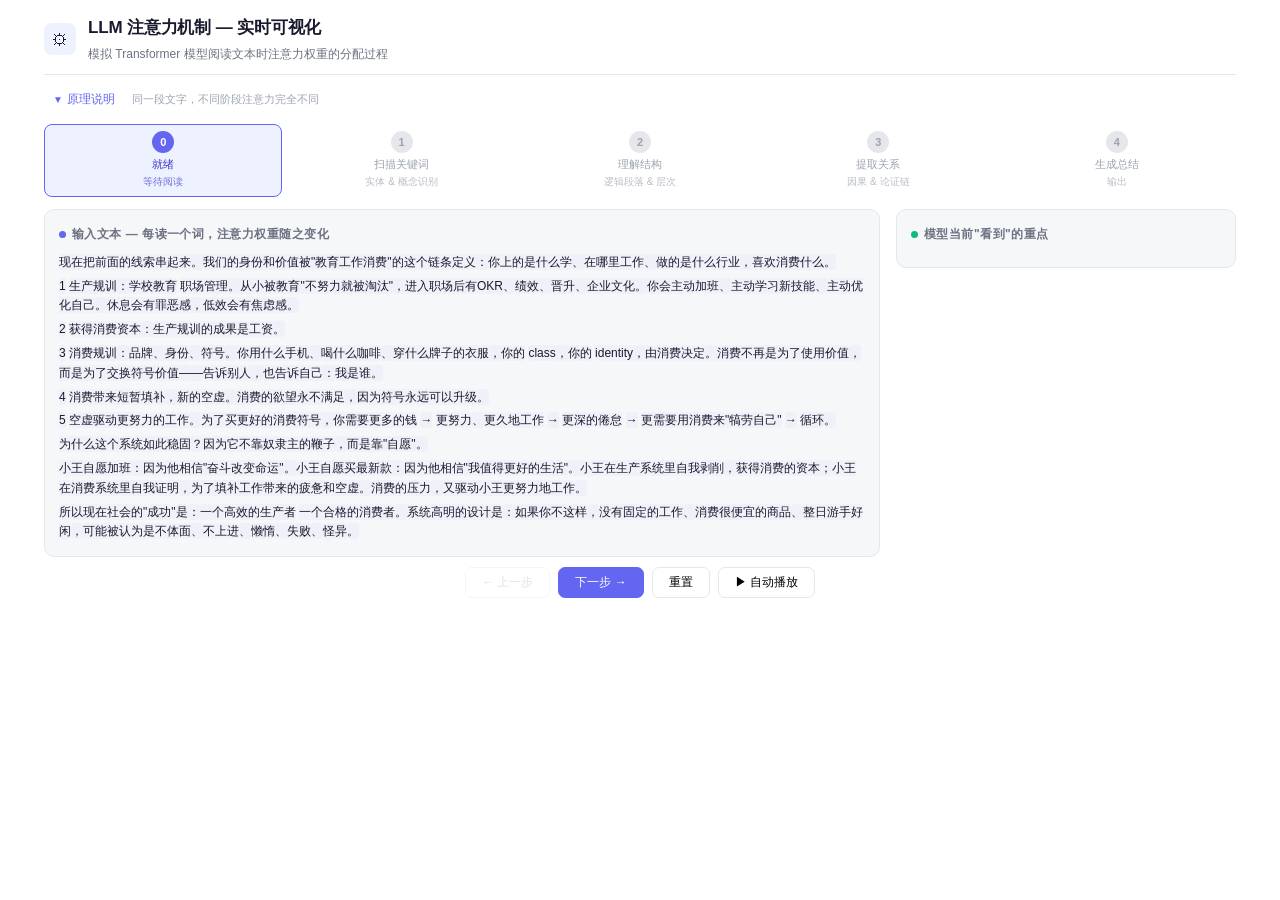
<file: attachment/llm-attention-demo.html>
<!DOCTYPE html>
<html lang="zh-CN">
<head>
<meta charset="UTF-8">
<meta name="viewport" content="width=device-width, initial-scale=1.0">
<title>LLM 注意力机制可视化 — 它如何"读"一段文字</title>
<style>
  :root {
    --bg: #ffffff;
    --surface: #f6f7f9;
    --border: #e5e7eb;
    --text: #1a1a2e;
    --text-secondary: #6b7280;
    --text-dim: #9ca3af;
    --accent: #6366f1;
    --accent-soft: #eef2ff;
    --accent-strong: #4338ca;
    --warn: #f59e0b;
    --success: #10b981;
    --radius: 10px;
    --font: -apple-system, BlinkMacSystemFont, "Segoe UI", "PingFang SC", "Microsoft YaHei", sans-serif;
    --mono: "SF Mono", "Fira Code", "Cascadia Code", monospace;
  }

  * { margin: 0; padding: 0; box-sizing: border-box; }
  body {
    font-family: var(--font);
    background: var(--bg);
    color: var(--text);
    line-height: 1.7;
    min-height: 100vh;
  }

  .app {
    max-width: 1240px;
    margin: 0 auto;
    padding: 14px 24px;
  }

  .header {
    display: flex;
    align-items: center;
    gap: 12px;
    margin-bottom: 10px;
    padding-bottom: 10px;
    border-bottom: 1px solid var(--border);
  }
  .header-icon {
    width: 32px; height: 32px;
    border-radius: 8px;
    background: var(--accent-soft);
    display: flex; align-items: center; justify-content: center;
    font-size: 16px;
  }
  .header h1 { font-size: 17px; font-weight: 600; letter-spacing: -0.01em; }
  .header p { font-size: 12px; color: var(--text-secondary); margin-top: 1px; }

  .main-layout {
    display: grid;
    grid-template-columns: 1fr 340px;
    gap: 16px;
    align-items: start;
  }

  .card {
    background: var(--surface);
    border: 1px solid var(--border);
    border-radius: var(--radius);
    padding: 14px;
  }
  .card-title {
    font-size: 12px;
    font-weight: 600;
    color: var(--text-secondary);
    letter-spacing: 0.04em;
    margin-bottom: 8px;
    display: flex; align-items: center; gap: 6px;
  }
  .card-title .dot {
    width: 7px; height: 7px;
    border-radius: 50%;
    background: var(--accent);
  }

  .text-pane {
    font-size: 12px;
    line-height: 1.65;
    min-height: 0;
  }
  .text-pane .word {
    display: inline;
    padding: 1px 0;
    margin: 0;
    border-radius: 3px;
    transition: background-color 0.6s ease, box-shadow 0.6s ease, color 0.4s ease;
    cursor: default;
    position: relative;
  }
  .text-pane .word.highlight-0 { background: rgba(99,102,241,0.04); }
  .text-pane .word.highlight-1 { background: rgba(99,102,241,0.18); }
  .text-pane .word.highlight-2 { background: rgba(99,102,241,0.38); }
  .text-pane .word.highlight-3 { background: rgba(99,102,241,0.62); }
  .text-pane .word.highlight-4 { background: rgba(99,102,241,0.82); }
  .text-pane .word.highlight-struct { background: rgba(16,185,129,0.20); }
  .text-pane .word.highlight-struct-strong { background: rgba(16,185,129,0.55); }
  .text-pane .word.highlight-relation { background: rgba(245,158,11,0.22); }
  .text-pane .word.highlight-relation-strong { background: rgba(245,158,11,0.60); }
  .text-pane .segment-break {
    display: block;
    height: 4px;
  }
  .text-pane .segment-break-double {
    display: block;
    height: 10px;
  }

  .stage-indicator {
    display: flex;
    gap: 0;
    margin-bottom: 12px;
  }
  .stage-dot {
    flex: 1;
    text-align: center;
    padding: 6px 4px;
    border-radius: 8px;
    font-size: 11px;
    color: var(--text-dim);
    cursor: pointer;
    transition: all 0.3s ease;
    border: 1px solid transparent;
    user-select: none;
  }
  .stage-dot .num {
    display: inline-block;
    width: 22px; height: 22px;
    line-height: 22px;
    border-radius: 50%;
    background: var(--border);
    font-weight: 600;
    font-size: 11px;
    margin-bottom: 2px;
  }
  .stage-dot.active {
    color: var(--accent-strong);
    border-color: var(--accent);
    background: var(--accent-soft);
  }
  .stage-dot.active .num {
    background: var(--accent);
    color: white;
  }
  .stage-dot.done {
    color: var(--text-secondary);
  }
  .stage-dot.done .num {
    background: var(--success);
    color: white;
  }
  .stage-dot .label { display: block; font-weight: 500; }
  .stage-dot .sub { display: block; font-size: 10px; opacity: 0.7; }

  .sidebar-card {
    margin-bottom: 10px;
  }
  .focus-item {
    display: flex;
    align-items: center;
    gap: 6px;
    padding: 5px 6px;
    border-radius: 6px;
    margin-bottom: 2px;
    font-size: 12px;
    transition: all 0.5s ease;
    opacity: 0.4;
    transform: translateX(8px);
  }
  .focus-item.visible {
    opacity: 1;
    transform: translateX(0);
  }
  .focus-item .badge {
    font-size: 9px;
    padding: 1px 6px;
    border-radius: 20px;
    font-weight: 600;
    white-space: nowrap;
  }
  .badge.entity { background: #eef2ff; color: #4338ca; }
  .badge.concept { background: #ecfdf5; color: #065f46; }
  .badge.relation { background: #fffbeb; color: #92400e; }
  .focus-item .weight-bar {
    flex: 1;
    height: 5px;
    background: var(--border);
    border-radius: 3px;
    overflow: hidden;
  }
  .focus-item .weight-fill {
    height: 100%;
    border-radius: 3px;
    transition: width 0.8s ease;
  }

  .summary-box {
    background: linear-gradient(135deg, #eef2ff, #faf5ff);
    border: 1px solid #c7d2fe;
    border-radius: var(--radius);
    padding: 12px 16px;
    margin-top: 12px;
    position: relative;
    overflow: hidden;
  }
  .summary-box::before {
    content: '';
    position: absolute;
    top: 0; left: 0; right: 0;
    height: 2px;
    background: linear-gradient(90deg, var(--accent), #a78bfa, var(--accent));
  }
  .summary-label {
    font-size: 10px;
    font-weight: 600;
    color: var(--accent);
    letter-spacing: 0.06em;
    margin-bottom: 6px;
    display: flex; align-items: center; gap: 6px;
  }
  .summary-label .pulse {
    width: 7px; height: 7px;
    border-radius: 50%;
    background: var(--accent);
    animation: pulse 1.5s ease infinite;
  }
  @keyframes pulse {
    0%, 100% { opacity: 1; transform: scale(1); }
    50% { opacity: 0.4; transform: scale(1.5); }
  }
  .summary-content {
    font-size: 13px;
    line-height: 1.65;
    color: var(--text);
  }
  .summary-content .line {
    display: block;
    opacity: 0;
    transform: translateY(8px);
    animation: fadeIn 0.5s ease forwards;
    margin-bottom: 2px;
  }
  @keyframes fadeIn {
    to { opacity: 1; transform: translateY(0); }
  }

  .btn-row {
    display: flex;
    gap: 8px;
    margin-top: 10px;
    justify-content: center;
  }
  .btn {
    padding: 6px 16px;
    border-radius: 7px;
    border: 1px solid var(--border);
    background: white;
    font-size: 12px;
    font-family: var(--font);
    cursor: pointer;
    transition: all 0.2s ease;
    font-weight: 500;
  }
  .btn:hover {
    border-color: var(--accent);
    background: var(--accent-soft);
  }
  .btn.primary {
    background: var(--accent);
    color: white;
    border-color: var(--accent);
  }
  .btn.primary:hover { background: var(--accent-strong); }
  .btn:disabled { opacity: 0.4; cursor: not-allowed; }

  .tooltip {
    position: fixed;
    background: #1a1a2e;
    color: white;
    padding: 6px 12px;
    border-radius: 6px;
    font-size: 12px;
    pointer-events: none;
    opacity: 0;
    transition: opacity 0.2s ease;
    z-index: 100;
    max-width: 240px;
    line-height: 1.5;
  }
  .tooltip.show { opacity: 1; }

  .explain-toggle {
    display: inline-flex;
    align-items: center;
    gap: 4px;
    font-size: 12px;
    color: var(--accent);
    cursor: pointer;
    font-weight: 500;
    user-select: none;
    padding: 3px 8px;
    border-radius: 6px;
    border: 1px solid transparent;
    transition: all 0.2s ease;
  }
  .explain-toggle:hover {
    background: var(--accent-soft);
    border-color: var(--accent);
  }
  .explain-toggle .arrow {
    display: inline-block;
    transition: transform 0.3s ease;
    font-size: 10px;
  }
  .explain-toggle.open .arrow {
    transform: rotate(180deg);
  }
  .explain-body {
    max-height: 0;
    overflow: hidden;
    transition: max-height 0.4s ease;
    background: var(--surface);
    border-radius: 8px;
    margin-bottom: 10px;
  }
  .explain-body.open {
    max-height: 300px;
  }
  .explain-inner {
    padding: 12px 16px;
    border: 1px solid var(--border);
    border-radius: 8px;
  }
  .explain-table {
    width: 100%;
    border-collapse: collapse;
    font-size: 12px;
    line-height: 1.6;
  }
  .explain-table th {
    text-align: left;
    font-weight: 500;
    font-size: 11px;
    color: var(--text-dim);
    padding: 4px 8px;
    border-bottom: 1px solid var(--border);
  }
  .explain-table td {
    padding: 4px 8px;
    border-bottom: 1px solid var(--border);
    vertical-align: top;
    font-size: 12px;
  }
  .explain-table tr:last-child td { border-bottom: none; }
  .explain-tag {
    display: inline-block;
    width: 10px; height: 10px;
    border-radius: 2px;
    vertical-align: middle;
    margin-right: 4px;
  }

  @media (max-width: 900px) {
    .main-layout { grid-template-columns: 1fr; }
    .stage-indicator { flex-wrap: wrap; }
  }
</style>
</head>
<body>
<div class="app">

  <div class="header">
    <div class="header-icon">&#9881;</div>
    <div>
      <h1>LLM 注意力机制 &mdash; 实时可视化</h1>
      <p>模拟 Transformer 模型阅读文本时注意力权重的分配过程</p>
    </div>
  </div>

  <div style="display:flex;align-items:center;gap:8px">
    <span class="explain-toggle" id="explainToggle" onclick="document.getElementById('explainToggle').classList.toggle('open');document.getElementById('explainBody').classList.toggle('open')">
      <span class="arrow">&#9660;</span> 原理说明
    </span>
    <span style="font-size:11px;color:var(--text-dim)">同一段文字，不同阶段注意力完全不同</span>
  </div>
  <div class="explain-body" id="explainBody">
    <div class="explain-inner">
      <table class="explain-table">
        <thead>
          <tr><th>阶段</th><th>注意力焦点</th><th>高亮词示例</th><th>为什么</th></tr>
        </thead>
        <tbody>
          <tr>
            <td style="white-space:nowrap"><span class="explain-tag" style="background:#818cf8"></span>扫描关键词</td>
            <td>名词、核心概念</td>
            <td>教育、工作、消费、规训、符号、小王</td>
            <td>先认出话题在讲什么</td>
          </tr>
          <tr>
            <td style="white-space:nowrap"><span class="explain-tag" style="background:#34d399"></span>理解结构</td>
            <td>编号、连词、逻辑标记</td>
            <td>1. 2. 3. 因为 所以 →</td>
            <td>识别论证骨架和层次</td>
          </tr>
          <tr>
            <td style="white-space:nowrap"><span class="explain-tag" style="background:#fbbf24"></span>提取关系</td>
            <td>因果链上的概念</td>
            <td>生产规训、工资、消费规训、空虚、循环</td>
            <td>建立因果连接</td>
          </tr>
          <tr>
            <td style="white-space:nowrap"><span class="explain-tag" style="background:#34d399"></span>生成总结</td>
            <td>全阶段汇聚的关键词</td>
            <td>身份、链条、循环、自愿、生产者、消费者</td>
            <td>蒸馏成最终输出</td>
          </tr>
        </tbody>
      </table>
      <div style="margin-top:8px;font-size:11px;color:var(--text-dim);line-height:1.6">
        同一个词"消费"：阶段1 85%（核心话题）→ 阶段2 50%（焦点在结构）→ 阶段3 60%（因果链中）→ 阶段4 90%（总结必须保留）。<br>
        而"的""是""这个"等虚词在所有阶段权重都接近 0%。<strong>这就是多头注意力：不同头关注不同层面，最后合一。</strong>
      </div>
    </div>
  </div>

  <div class="stage-indicator" id="stageIndicator">
    <div class="stage-dot active" data-stage="0">
      <span class="num">0</span>
      <span class="label">就绪</span>
      <span class="sub">等待阅读</span>
    </div>
    <div class="stage-dot" data-stage="1">
      <span class="num">1</span>
      <span class="label">扫描关键词</span>
      <span class="sub">实体 &amp; 概念识别</span>
    </div>
    <div class="stage-dot" data-stage="2">
      <span class="num">2</span>
      <span class="label">理解结构</span>
      <span class="sub">逻辑段落 &amp; 层次</span>
    </div>
    <div class="stage-dot" data-stage="3">
      <span class="num">3</span>
      <span class="label">提取关系</span>
      <span class="sub">因果 &amp; 论证链</span>
    </div>
    <div class="stage-dot" data-stage="4">
      <span class="num">4</span>
      <span class="label">生成总结</span>
      <span class="sub">输出</span>
    </div>
  </div>

  <div class="main-layout">
    <div class="card">
      <div class="card-title"><span class="dot"></span>输入文本 — 每读一个词，注意力权重随之变化</div>
      <div class="text-pane" id="textPane"></div>
    </div>

    <div>
      <div class="card sidebar-card">
        <div class="card-title"><span class="dot" style="background:var(--success)"></span>模型当前"看到"的重点</div>
        <div id="focusItems"></div>
      </div>
    </div>
  </div>

  <div class="summary-box" id="summaryBox" style="display:none">
    <div class="summary-label"><span class="pulse"></span>模型输出 — 总结</div>
    <div class="summary-content" id="summaryContent"></div>
  </div>

  <div class="btn-row">
    <button class="btn" id="btnPrev" disabled>&larr; 上一步</button>
    <button class="btn primary" id="btnNext">开始阅读 &rarr;</button>
    <button class="btn" id="btnReset">重置</button>
    <button class="btn" id="btnAuto" style="font-size:12px">&#9654; 自动播放</button>
  </div>
</div>

<div class="tooltip" id="tooltip"></div>

<script>
(function() {

const FULL_TEXT = `现在把前面的线索串起来。我们的身份和价值被"教育-工作-消费"的这个链条定义：你上的是什么学、在哪里工作、做的是什么行业，喜欢消费什么。\n1. 生产规训：学校教育 + 职场管理。从小被教育"不努力就被淘汰"，进入职场后有OKR、绩效、晋升、企业文化。你会主动加班、主动学习新技能、主动优化自己。休息会有罪恶感，低效会有焦虑感。\n2. 获得消费资本：生产规训的成果是工资。\n3. 消费规训：品牌、身份、符号。你用什么手机、喝什么咖啡、穿什么牌子的衣服，你的 class，你的 identity，由消费决定。消费不再是为了使用价值，而是为了交换符号价值——告诉别人，也告诉自己：我是谁。\n4. 消费带来短暂填补，新的空虚。消费的欲望永不满足，因为符号永远可以升级。\n5. 空虚驱动更努力的工作。为了买更好的消费符号，你需要更多的钱 → 更努力、更久地工作 → 更深的倦怠 → 更需要用消费来"犒劳自己" → 循环。\n为什么这个系统如此稳固？因为它不靠奴隶主的鞭子，而是靠"自愿"。\n小王自愿加班：因为他相信"奋斗改变命运"。小王自愿买最新款：因为他相信"我值得更好的生活"。小王在生产系统里自我剥削，获得消费的资本；小王在消费系统里自我证明，为了填补工作带来的疲惫和空虚。消费的压力，又驱动小王更努力地工作。\n所以现在社会的"成功"是：一个高效的生产者 + 一个合格的消费者。系统高明的设计是：如果你不这样，没有固定的工作、消费很便宜的商品、整日游手好闲，可能被认为是不体面、不上进、懒惰、失败、怪异。`;

function tokenize(text) {
  const segments = [];
  const re = /([\u4e00-\u9fff]+|[a-zA-Z]+|[0-9]+|[，。、；：""''！？（）—…→\n]|[^\S\n]+)/g;
  let match;
  while ((match = re.exec(text)) !== null) {
    const t = match[0];
    if (t === '\n') {
      segments.push({ text: '', break: true });
    } else if (/^[^\S\n]+$/.test(t)) {
      segments.push({ text: ' ', space: true });
    } else {
      segments.push({ text: t, break: false, space: false });
    }
  }
  const merged = [];
  for (let i = 0; i < segments.length; i++) {
    if (segments[i].break && merged.length > 0 && merged[merged.length-1].break) {
      merged[merged.length-1] = { text: '', break: true, double: true };
    } else {
      merged.push(segments[i]);
    }
  }
  return merged;
}

const tokens = tokenize(FULL_TEXT);

const KEY_CONCEPTS = new Set([
  '身份','价值','教育','工作','消费','链条','定义','学校','行业',
  '生产规训','职场','OKR','绩效','晋升','企业文化','主动加班',
  '消费资本','工资','消费规训','品牌','符号','使用价值','符号价值',
  '身份','谁是','空虚','欲望','永不满足','升级','循环','系统','稳固',
  '奴隶主','鞭子','自愿','小王','奋斗','改变命运','自我剥削',
  '自我证明','生产者','消费者','成功','不体面','不上进','懒惰','失败','怪异',
  '高效','合格','设计'
]);

const STRUCT_MARKERS = new Set(['1','2','3','4','5','因为','所以','于是','因此','→']);

function isKeyConcept(word) {
  const cleaned = word.replace(/[""''，。、；：！？（）—…]/g, '');
  return KEY_CONCEPTS.has(cleaned);
}
function isStructMarker(word) {
  const cleaned = word.replace(/[^\u4e00-\u9fff0-9a-zA-Z→]/g, '');
  return STRUCT_MARKERS.has(cleaned);
}

const stageNames = ['就绪','扫描关键词','理解结构','提取关系','生成总结'];

const stageFocusItems = [
  [],
  [
    { text: '教育-工作-消费', weight: 0.92, type: 'entity', detail: '核心三元链条' },
    { text: '生产规训', weight: 0.88, type: 'concept', detail: '学校+职场管理制度' },
    { text: '消费规训', weight: 0.85, type: 'concept', detail: '品牌符号定义身份' },
    { text: '符号价值', weight: 0.80, type: 'concept', detail: '消费的符号交换功能' },
    { text: '自愿 / 自我剥削', weight: 0.75, type: 'relation', detail: '系统稳固的关键' },
  ],
  [
    { text: '1→2→3→4→5', weight: 0.95, type: 'entity', detail: '五步循环论证结构' },
    { text: '生产规训 → 工资', weight: 0.90, type: 'relation', detail: '第1步产出第2步' },
    { text: '消费规训 → 空虚', weight: 0.87, type: 'relation', detail: '第3步导致第4步' },
    { text: '空虚 → 更努力工作', weight: 0.85, type: 'relation', detail: '第5步闭环核心' },
    { text: '系统稳固原因', weight: 0.82, type: 'concept', detail: '"自愿"是关键' },
  ],
  [
    { text: '自我剥削', weight: 0.93, type: 'concept', detail: '小王自愿加班/消费' },
    { text: '生产→消费→生产', weight: 0.91, type: 'relation', detail: '双向加强的闭环' },
    { text: '符号决定身份', weight: 0.87, type: 'relation', detail: '消费定义 class' },
    { text: '成功 = 生产者+消费者', weight: 0.84, type: 'concept', detail: '社会对"成功"的定义' },
    { text: '不体面/失败者', weight: 0.78, type: 'concept', detail: '偏离系统的代价' },
  ],
  [
    { text: '教育-工作-消费链条定义身份与价值', weight: 0.95, type: 'entity', detail: '全文核心论点' },
    { text: '生产规训→工资→消费规训→空虚→更努力工作', weight: 0.92, type: 'relation', detail: '核心循环' },
    { text: '自愿而非强制，自我剥削', weight: 0.89, type: 'concept', detail: '系统稳固的根本原因' },
    { text: '成功 = 高效生产者 + 合格消费者', weight: 0.86, type: 'concept', detail: '社会评价尺度' },
  ],
];

function computeTokenWeights(stage) {
  const weights = tokens.map(() => 0);
  if (stage === 0) return weights;

  tokens.forEach((t, i) => {
    const word = t.text;
    if (!word || t.space || t.break) return;
    let w = 0;

    if (stage === 1) {
      if (isKeyConcept(word)) w = 0.75 + Math.random() * 0.25;
      else if (word.length >= 3 && /[\u4e00-\u9fff]/.test(word)) w = 0.08 + Math.random() * 0.12;
      else w = Math.random() * 0.06;
    } else if (stage === 2) {
      if (isStructMarker(word)) w = 0.80 + Math.random() * 0.20;
      else if (isKeyConcept(word)) w = 0.35 + Math.random() * 0.30;
      else w = Math.random() * 0.10;
    } else if (stage === 3) {
      if (word === '→' || word === '因为' || word === '所以') w = 0.90;
      else if (['生产规训','消费规训','消费资本','自我剥削','自愿'].includes(word)) w = 0.75 + Math.random() * 0.25;
      else if (isKeyConcept(word)) w = 0.45 + Math.random() * 0.35;
      else w = Math.random() * 0.15;
    } else if (stage === 4) {
      if (['身份','价值','教育','工作','消费','链条','循环','自我剥削','自愿','成功','生产者','消费者'].includes(word)) w = 0.80 + Math.random() * 0.20;
      else if (isKeyConcept(word)) w = 0.50 + Math.random() * 0.35;
      else w = Math.random() * 0.15;
    }
    weights[i] = w;
  });
  return weights;
}

function weightToHighlightClass(weight, stage) {
  if (stage === 2) {
    if (weight > 0.55) return 'highlight-struct-strong';
    if (weight > 0.25) return 'highlight-struct';
    return 'highlight-0';
  }
  if (stage === 3) {
    if (weight > 0.55) return 'highlight-relation-strong';
    if (weight > 0.25) return 'highlight-relation';
    return 'highlight-0';
  }
  if (weight > 0.70) return 'highlight-4';
  if (weight > 0.45) return 'highlight-3';
  if (weight > 0.20) return 'highlight-2';
  if (weight > 0.05) return 'highlight-1';
  return 'highlight-0';
}

function renderTextPane(weights, stage) {
  const pane = document.getElementById('textPane');
  let html = '';
  tokens.forEach((t, i) => {
    if (t.break) {
      html += t.double
        ? '<span class="segment-break-double"></span>'
        : '<span class="segment-break"></span>';
      return;
    }
    if (t.space) {
      html += ' ';
      return;
    }
    const cls = weightToHighlightClass(weights[i], stage);
    html += `<span class="word ${cls}" data-idx="${i}">${escapeHtml(t.text)}</span>`;
  });
  pane.innerHTML = html;

  pane.querySelectorAll('.word').forEach(el => {
    el.addEventListener('mouseenter', function(e) {
      const idx = parseInt(this.dataset.idx);
      if (isNaN(idx)) return;
      const w = weights[idx];
      const tip = document.getElementById('tooltip');
      tip.innerHTML = `<strong>${tokens[idx].text}</strong><br>注意力权重: ${(w*100).toFixed(0)}%<br>阶段: ${stageNames[stage]}`;
      tip.classList.add('show');
      tip.style.left = (e.clientX + 14) + 'px';
      tip.style.top = (e.clientY - 10) + 'px';
    });
    el.addEventListener('mouseleave', function() {
      document.getElementById('tooltip').classList.remove('show');
    });
    el.addEventListener('mousemove', function(e) {
      const tip = document.getElementById('tooltip');
      tip.style.left = (e.clientX + 14) + 'px';
      tip.style.top = (e.clientY - 10) + 'px';
    });
  });
}

function updateFocusItems(stage) {
  const container = document.getElementById('focusItems');
  const items = stageFocusItems[stage] || [];
  let html = '';
  items.forEach((item, i) => {
    const colorMap = { entity: '#6366f1', concept: '#10b981', relation: '#f59e0b' };
    html += `
      <div class="focus-item" style="animation-delay:${i*0.15}s">
        <span class="badge ${item.type}">${item.type === 'entity' ? '实体' : item.type === 'concept' ? '概念' : '关系'}</span>
        <div style="flex:1;min-width:0">
          <div style="font-weight:500;font-size:13px">${item.text}</div>
          <div style="font-size:11px;color:var(--text-dim)">${item.detail}</div>
        </div>
        <div class="weight-bar"><div class="weight-fill" style="width:${item.weight*100}%;background:${colorMap[item.type]}"></div></div>
        <span style="font-size:11px;color:var(--text-dim);width:32px;text-align:right">${(item.weight*100).toFixed(0)}%</span>
      </div>`;
  });
  container.innerHTML = html;

  requestAnimationFrame(() => {
    container.querySelectorAll('.focus-item').forEach(el => el.classList.add('visible'));
  });
}

function showSummary(stage) {
  const box = document.getElementById('summaryBox');
  const content = document.getElementById('summaryContent');
  if (stage < 4) {
    box.style.display = 'none';
    return;
  }
  box.style.display = 'block';
  const lines = [
    '本文揭示了一个由<strong>教育-工作-消费</strong>三元链条定义的现代人身份系统：',
    '<strong>1. 生产规训</strong>（学校+职场）塑造"不努力就被淘汰"的自我驱动 → 获得工资（消费资本）',
    '<strong>2. 消费规训</strong>用品牌符号定义身份 — 消费的不是使用价值，而是"我是谁"的符号',
    '<strong>3. 循环闭环：</strong>消费带来短暂满足 → 新的空虚 → 需要更多钱 → 更努力工作 → 更倦怠 → 更需要消费犒劳自己',
    '<strong>核心洞察：</strong>系统不靠强制，靠"自愿" — 小王自愿加班、自愿消费，在自我剥削中完成循环',
    '<strong>社会定义：</strong>"成功"=高效生产者+合格消费者；偏离者被打上"不体面、懒惰、失败"的标签',
  ];
  content.innerHTML = lines.map((l, i) =>
    `<span class="line" style="animation-delay:${i*0.3}s">${l}</span>`
  ).join('');
}

let currentStage = 0;
let autoTimer = null;

function setStage(stage, animate = true) {
  currentStage = Math.max(0, Math.min(4, stage));

  document.querySelectorAll('.stage-dot').forEach(d => {
    const s = parseInt(d.dataset.stage);
    d.className = 'stage-dot';
    if (s < currentStage) d.classList.add('done');
    else if (s === currentStage) d.classList.add('active');
  });

  const weights = computeTokenWeights(currentStage);
  renderTextPane(weights, currentStage);
  updateFocusItems(currentStage);
  showSummary(currentStage);

  document.getElementById('btnPrev').disabled = currentStage === 0;
  document.getElementById('btnNext').disabled = currentStage === 4;
  document.getElementById('btnNext').textContent = currentStage === 4 ? '已完成' : (currentStage === 3 ? '生成总结 →' : '下一步 →');
}

function resetAll() {
  stopAuto();
  setStage(0);
}

function stopAuto() {
  if (autoTimer) { clearInterval(autoTimer); autoTimer = null; }
  document.getElementById('btnAuto').innerHTML = '&#9654; 自动播放';
}

function escapeHtml(s) {
  return s.replace(/&/g,'&amp;').replace(/</g,'&lt;').replace(/>/g,'&gt;').replace(/"/g,'&quot;');
}

document.getElementById('btnNext').addEventListener('click', () => {
  stopAuto();
  if (currentStage < 4) setStage(currentStage + 1);
});

document.getElementById('btnPrev').addEventListener('click', () => {
  stopAuto();
  if (currentStage > 0) setStage(currentStage - 1);
});

document.getElementById('btnReset').addEventListener('click', resetAll);

document.getElementById('btnAuto').addEventListener('click', function() {
  if (autoTimer) {
    stopAuto();
    return;
  }
  setStage(0);
  this.innerHTML = '&#9632; 停止';
  autoTimer = setInterval(() => {
    if (currentStage >= 4) {
      stopAuto();
      return;
    }
    setStage(currentStage + 1);
  }, 2800);
});

document.querySelectorAll('.stage-dot').forEach(dot => {
  dot.addEventListener('click', function() {
    stopAuto();
    setStage(parseInt(this.dataset.stage));
  });
});

setStage(0);

})();
</script>
</body>
</html>
</file>
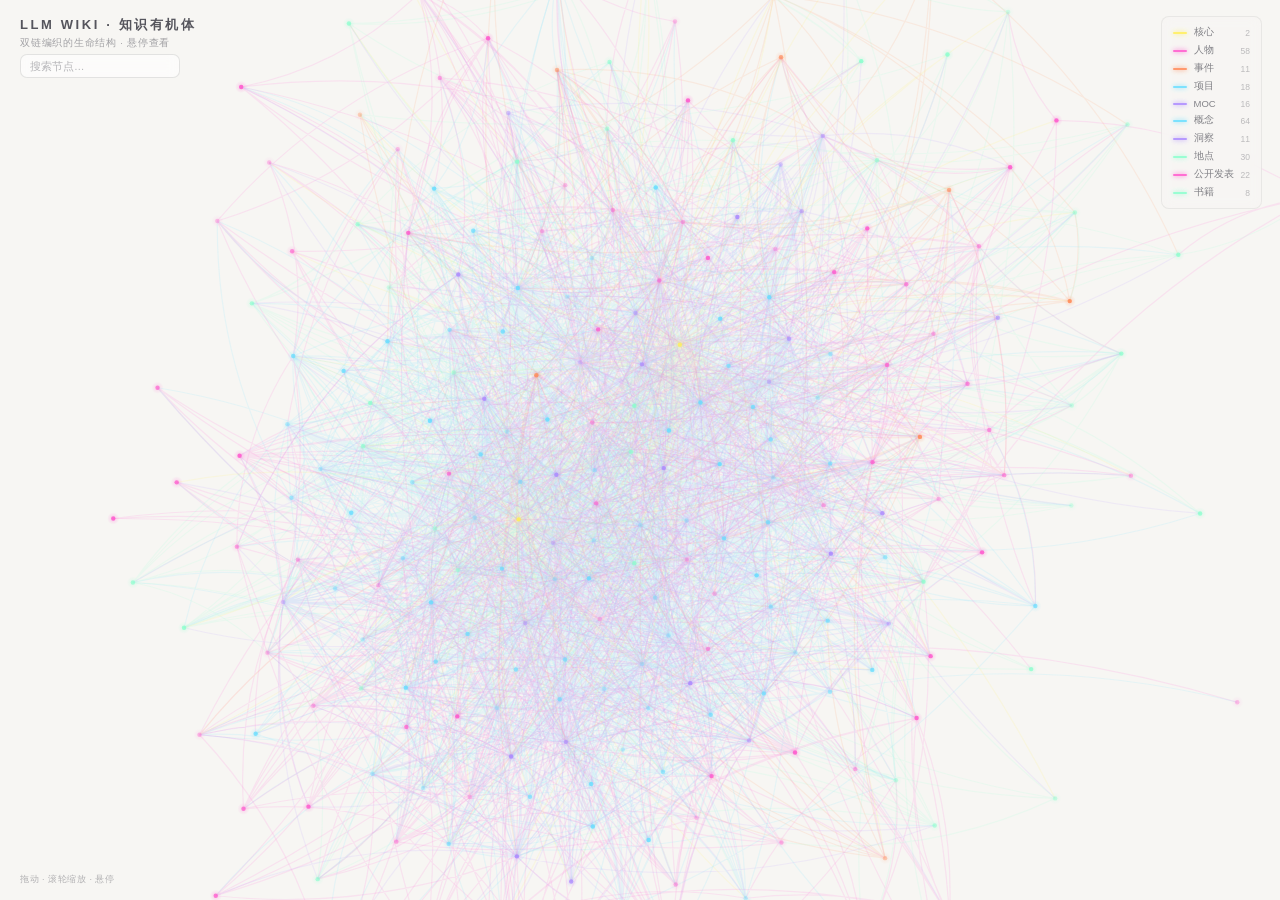
<file: attachment/showcases/llm-wiki-nebula.html>
<!DOCTYPE html>
<html lang="zh-CN">
<head>
<meta charset="utf-8">
<meta name="viewport" content="width=device-width,initial-scale=1">
<title>LLM Wiki · 知识有机体</title>
<style>
  *{box-sizing:border-box}
  html,body{margin:0;width:100%;height:100%;overflow:hidden;background:#f7f6f3;
    font-family:"Noto Sans SC","PingFang SC","Microsoft YaHei",sans-serif;color:#333}
  canvas{display:block;width:100%;height:100%;position:fixed;inset:0;z-index:1;cursor:grab}
  canvas:active{cursor:grabbing}
  #title{position:fixed;left:20px;top:16px;z-index:3;pointer-events:none}
  #title h1{margin:0;font-size:13px;font-weight:600;letter-spacing:.2em;color:rgba(40,40,50,.78)}
  #title p{margin:3px 0 0;font-size:9.5px;letter-spacing:.08em;color:rgba(60,60,70,.45)}
  #legend{position:fixed;right:18px;top:16px;z-index:3;display:flex;flex-direction:column;gap:5px;
    pointer-events:none;background:rgba(247,246,243,.6);backdrop-filter:blur(6px);
    padding:9px 11px;border-radius:8px;border:1px solid rgba(0,0,0,.06)}
  #legend .row{display:flex;align-items:center;gap:7px;font-size:9.5px;color:rgba(50,50,60,.6)}
  #legend i{width:14px;height:2px;border-radius:1px;box-shadow:0 0 5px currentColor;background:currentColor;opacity:.85}
  #legend .cnt{margin-left:auto;color:rgba(50,50,60,.3);font-size:8.5px}
  #tip{position:fixed;z-index:5;display:none;max-width:290px;pointer-events:none;
    background:rgba(255,255,255,.92);backdrop-filter:blur(10px);
    border:1px solid rgba(0,0,0,.1);border-radius:9px;
    padding:10px 12px;box-shadow:0 8px 40px rgba(0,0,0,.15)}
  #tip .t-name{font-size:12.5px;font-weight:600;color:#1a1a22;margin-bottom:3px}
  #tip .t-cat{display:inline-block;font-size:9px;letter-spacing:.1em;padding:1px 6px;border-radius:20px;
    margin-bottom:5px;color:rgba(40,40,50,.7);border:1px solid rgba(0,0,0,.15)}
  #tip .t-desc{font-size:11px;line-height:1.58;color:rgba(50,50,60,.72)}
  #hint{position:fixed;left:20px;bottom:14px;z-index:3;font-size:9px;letter-spacing:.06em;
    color:rgba(50,50,60,.35);pointer-events:none}
  #search{position:fixed;left:20px;top:54px;z-index:3;width:160px;background:rgba(255,255,255,.6);
    border:1px solid rgba(0,0,0,.1);border-radius:7px;color:#333;
    padding:5px 9px;font-size:10.5px;outline:none;backdrop-filter:blur(6px)}
  #search::placeholder{color:rgba(50,50,60,.35)}
  #search:focus{border-color:rgba(170,136,255,.5)}
</style>
</head>
<body>
<div id="title">
  <h1>LLM WIKI · 知识有机体</h1>
  <p>双链编织的生命结构 · 悬停查看</p>
</div>
<input id="search" placeholder="搜索节点…" autocomplete="off">
<div id="legend"></div>
<div id="hint">拖动 · 滚轮缩放 · 悬停</div>
<div id="tip"></div>
<canvas id="c"></canvas>
<script>
const NODES=[{"name": "2023年终总结", "category": "公开发表", "desc": "2023.12公众号文章。草莓之日、流浪实验、叙事自我、表演群诞生。全年转折全景"}, {"name": "706", "category": "地点", "desc": "青年空间网络。北京→CYC卷入治理。2017和2024-2025两阶段"}, {"name": "ADHD", "category": "概念", "desc": "波士顿误诊bipolar后的真正发现。\"是ADHD，不是我的错。\"驯服术：多巴胺冰箱贴大法、拆分任务到站起来"}, {"name": "AI与人的关系", "category": "概念", "desc": "\"水壶→培根\"——AI不能替人写。两种放弃、AI味的不性感。AI是平滑镜子：看见与互相看见"}, {"name": "AI安全与对齐", "category": "概念", "desc": "四种变革叠加（气候/工业/工具理性/核武器）。回形针最大化。与ren的对话。创造派回应"}, {"name": "Adam", "category": "人物", "desc": ""}, {"name": "Alan", "category": "人物", "desc": ""}, {"name": "Andrew", "category": "人物", "desc": ""}, {"name": "CYC", "category": "地点", "desc": "大理南门月溪村。链岛青年社区。2024-2025俏也担任社区主理人"}, {"name": "Charley", "category": "人物", "desc": ""}, {"name": "Chengyao", "category": "人物", "desc": ""}, {"name": "Circling", "category": "概念", "desc": "互动冥想。\"在人群中照顾自己\"。入门操作步骤、与爹味疗愈的对比、育儿实践"}, {"name": "Cohere", "category": "地点", "desc": "浙江遂昌青年社区。Lee和徐仲负责。公区改造大作战"}, {"name": "Dweller", "category": "地点", "desc": "上海社区空间。上生新所附近。分享会、Circling、T-Group"}, {"name": "E5", "category": "人物", "desc": ""}, {"name": "ENFP 赚钱方式", "category": "公开发表", "desc": "2024.4播客。怎么顺着性子赚钱。ADHD、三分钟热度、冷启动"}, {"name": "Jess", "category": "人物", "desc": ""}, {"name": "Kate", "category": "人物", "desc": ""}, {"name": "Kaya", "category": "人物", "desc": ""}, {"name": "Lee", "category": "人物", "desc": ""}, {"name": "Leo", "category": "人物", "desc": ""}, {"name": "Leon", "category": "人物", "desc": ""}, {"name": "Leo之死", "category": "事件", "desc": "2023.6土耳其地震。触发死亡思考的转折。Cambly→地震→去世"}, {"name": "Lisha", "category": "人物", "desc": ""}, {"name": "Lynn", "category": "人物", "desc": ""}, {"name": "MOC-AI与技术", "category": "MOC", "desc": "AI安全、AI镜子、金蝉子、知识管理基础设施、未来愿景"}, {"name": "MOC-关系与家庭", "category": "MOC", "desc": "关系观、亲密关系全景、家庭重构、T-Group。14个人物、4个洞察"}, {"name": "MOC-内观", "category": "MOC", "desc": "内观体系：起点、两次经历、9个洞察、交叉链接。外部连接：萨古鲁、REAPRA"}, {"name": "MOC-创作与表达", "category": "MOC", "desc": "写出来、说出来、做出来。垃圾帖、播客、分享会、画画"}, {"name": "MOC-商业与一人公司", "category": "MOC", "desc": "商业哲学与一人公司实践全景。淘宝→留学→16项收入"}, {"name": "MOC-地点与旅居", "category": "MOC", "desc": "全球17个核心地点+4个社区空间。旅居方式与旅行哲学"}, {"name": "MOC-教育与学习", "category": "MOC", "desc": "大桥→电子科大→RCA→为友。反思规训、替代教育、自学实践"}, {"name": "MOC-死亡", "category": "MOC", "desc": "死亡思考全景。Leo之死、Stanley、Kate、存在主义、哀悼、播客"}, {"name": "MOC-游戏与玩耍", "category": "MOC", "desc": "游戏人生观、RPG式旅行、无限游戏。地球online攻略"}, {"name": "MOC-灵性与哲学", "category": "MOC", "desc": "内观体系、灵性实践、存在追问、玄学实验、体证之路"}, {"name": "MOC-生活方式", "category": "MOC", "desc": "怎么活的：打工换宿→不消费→游牧→归属感。13条生活脚本"}, {"name": "MOC-社会批判与逃逸", "category": "MOC", "desc": "社会规训的解构、批判与逃逸创造。合作社、非暴力不合作"}, {"name": "MOC-社群与社区", "category": "MOC", "desc": "社群全景：表演群、CYC、706、Dweller、Cohere、野人俱乐部"}, {"name": "MOC-自我探索", "category": "MOC", "desc": "自我认知、限制性信念突破、情绪与抑郁、身体中的自我"}, {"name": "MOC-身体", "category": "MOC", "desc": "中医、费登奎斯、正念、Tantra。身弱之人的身体系统"}, {"name": "MOC-金钱", "category": "MOC", "desc": "怎么赚、怎么花、怎么理解钱的流动。16项收入、定价哲学、礼物经济"}, {"name": "Peace-Boat-申请", "category": "项目", "desc": "环球邮轮志愿者申请"}, {"name": "REAPRA", "category": "项目", "desc": "2025.10申请。长期主义Venture Builder"}, {"name": "Sasha", "category": "人物", "desc": ""}, {"name": "Stanley", "category": "人物", "desc": ""}, {"name": "Susan", "category": "人物", "desc": ""}, {"name": "S小姐", "category": "人物", "desc": ""}, {"name": "T-Group", "category": "概念", "desc": "深度关系对话团体。卖doing不卖being。Circling×T-Group联合实验。定价哲学"}, {"name": "T-Group-活动记录", "category": "项目", "desc": "12小时、家庭T-Group等具体活动记录"}, {"name": "UCLA交换", "category": "事件", "desc": "2017年初。媒体艺术实验室。DC-GAN抽象艺术创作。靠淘宝店支撑"}, {"name": "uwu", "category": "人物", "desc": ""}, {"name": "一人一故事", "category": "概念", "desc": "Playback Theatre。在人群中用身体表达真实故事。上海前滩体验"}, {"name": "一人公司", "category": "概念", "desc": "核心产品是\"我自己\"。从2023年留学咨询起步到14项收入的生态系统。Don't Do It Yourself小组"}, {"name": "三分钟热度", "category": "概念", "desc": "不是缺陷，是多潜力者特质。游戏制作人的验证：\"三分钟热度的人最有创造力\""}, {"name": "上海", "category": "地点", "desc": "2025冬十天 → 2026春夏季驻扎。Dweller、娇师、美丽园"}, {"name": "不消费与生活方式", "category": "概念", "desc": "两年多不花住宿费。从伦敦房租危机到红姐触发到清迈实验。RPG式旅行、真实账本、消费系统解剖"}, {"name": "不说话实验", "category": "事件", "desc": "2017.12在706一周不说话。对语言和表达本身的追问。老刘是唯一的例外"}, {"name": "不配得感", "category": "概念", "desc": "来自童年留守。金钱维度的\"善有善报\"陷阱。通过行动和内观体证松动"}, {"name": "与神对话", "category": "书籍", "desc": "尼尔·唐纳德·沃尔什。\"需求的幻觉\"——疼痛和快乐不相互排斥"}, {"name": "与自己的关系", "category": "概念", "desc": "\"本自具足\"。爱自己不是靠外部认可。从写信活动到日常自我对话"}, {"name": "世界有趣、无限又好玩！一些地球online攻略", "category": "公开发表", "desc": "2025.9公众号文章。RPG支线、生活脚本。泥叔"}, {"name": "中医", "category": "概念", "desc": "不是学中医，是在生活中认出。中焦下焦虚、寒凉温热、阖与开。从李辛到日常实践"}, {"name": "丹喵", "category": "人物", "desc": ""}, {"name": "为友创造营", "category": "项目", "desc": "从参与者到变现最高的人之一。价值-目标-行动框架"}, {"name": "主体性", "category": "概念", "desc": "写作、孩子、家庭、社区、技术——如何在各种关系中保持\"我\"的声音"}, {"name": "乡村", "category": "概念", "desc": "屏南/遂昌/泰国：农业、合作社、新村民困境。不是回退是另一种前进"}, {"name": "亲密关系", "category": "概念", "desc": "冲突通往亲密、逃跑本能、镜像恐惧、依恋模式。最深的情感考古"}, {"name": "优绩主义", "category": "概念", "desc": "\"只有达到'好'的标准才是值得的\"。好学生模式的压迫链：没有最好只有更好"}, {"name": "伦敦", "category": "地点", "desc": "RCA/IDE。住最久的异国城市。抑郁最深→不消费入口。船屋off-grid"}, {"name": "何嘉", "category": "人物", "desc": ""}, {"name": "俏也核心经历索引", "category": "核心", "desc": "叙事体时间线。2008至今按年份分章，所有重大经历超链接到对应页面"}, {"name": "俏也核心自我介绍", "category": "核心", "desc": "三部分自我画像（自我/联结/世界）。核心前提：真诚/自由/创造。16项收入产品。森林与自行车隐喻。关键词全链"}, {"name": "俏也的分享会", "category": "公开发表", "desc": "所有分享会的聚合大纲页（上海/清迈/生命故事/3D打印等）"}, {"name": "俏也的生命故事分享会", "category": "公开发表", "desc": "2024.6语音转文字。最完整的自我叙事。从无锡到伦敦到清迈"}, {"name": "做人共学", "category": "项目", "desc": "邀请不同人分享\"怎么做人\"的系列分享活动"}, {"name": "关系", "category": "概念", "desc": "关系像一种气候，是共同存在的。渴望燃烧、伤口照料、爱自己找路。项飙的\"附近\""}, {"name": "内观", "category": "概念", "desc": "清迈朗奔寺两次完整内观。止观、四念处、佛教框架。萨古鲁内在工程。虫子与蝴蝶寓言、三层觉察"}, {"name": "内观-游戏三种玩法", "category": "洞察", "desc": "完全沉浸/完全抽离/大师级玩家。关于创业和创造、关于打坐和觉知"}, {"name": "内观-第一次-看见创伤", "category": "洞察", "desc": "撕心裂肺喊\"妈妈\"。童年创伤浮现。金蝉子的看见、王猫的阿卡西。恐惧本身"}, {"name": "内观-第二次-平常心与痛苦", "category": "洞察", "desc": "从头到尾想走，师父却说\"修对了\"。清醒体会痛苦。爱后面紧跟着的怕。学到平常心"}, {"name": "写作与创作", "category": "概念", "desc": "\"对我来说有什么可以不一样？\"垃圾帖挑战、一年几十万字、社交器官idea系列。李翊云、指北报"}, {"name": "分享会", "category": "项目", "desc": "把自己作为方法。上海年终分享会、清迈分享会、生命故事分享会、3D打印分享会"}, {"name": "创业，是我与世界长久相爱的方式", "category": "公开发表", "desc": "2025.10公众号文章。金钱是能量、生态型财富。账户型财富vs生态型财富"}, {"name": "别买养老保险了！人类快灭绝了", "category": "公开发表", "desc": "2025.10公众号文章。AI安全、四种变革叠加。800+科技领袖声明"}, {"name": "勇敢", "category": "概念", "desc": "勇敢不是不害怕，是一种选择，是一种面对"}, {"name": "勤勤", "category": "人物", "desc": ""}, {"name": "北京", "category": "地点", "desc": "706青年空间。北京初雪见悠洋。2017和2024两次"}, {"name": "占有与匮乏", "category": "洞察", "desc": "按摩药膏的故事。物质层面到更深一层——金钱为什么不花"}, {"name": "印度尼西亚", "category": "地点", "desc": "2018.6火山攀登。看到了真的银河，学会了游泳"}, {"name": "叙事自我与体验自我", "category": "概念", "desc": "\"大情绪全靠叙事撑起来，并不靠当下体验\"。两种自我的区分和实践"}, {"name": "口述史计划", "category": "项目", "desc": "家族口述史项目。爷爷篇、奶奶篇。\"冠冕堂皇的外壳\"→真正的追问"}, {"name": "合作社", "category": "概念", "desc": "用共居社区替代传统家庭，用无边界的协作替代公司。从理论到龙潭实践"}, {"name": "和百里聊聊我的故事", "category": "公开发表", "desc": "2024.4播客。清迈、显化、不消费。紫姀、飞地中文书店"}, {"name": "哀悼", "category": "洞察", "desc": "\"每一个选择背后都有哀悼，同时它是勇敢地成为\"。承诺必然伴随哀悼，哀悼是一种力量"}, {"name": "商业与创业", "category": "概念", "desc": "一人公司、冷启动、不投钱。\"创业是与世界相爱的方式\"。五月商业思维突破"}, {"name": "商业探索与自我疗愈", "category": "公开发表", "desc": "2025.7语音转文字。为友即兴分享。商业中的自我疗愈"}, {"name": "喜欢与不喜欢的颗粒度", "category": "洞察", "desc": "从\"我不喜欢这工作\"到\"我喜欢旁边有人可以聊天\"——不是找命定天赋，是找微小动态感受"}, {"name": "土耳其", "category": "地点", "desc": "一个半月深度游。伊斯坦布尔、卡帕多奇亚。Leo的家乡"}, {"name": "垃圾帖挑战", "category": "项目", "desc": "2024年1月，三十天发一百条朋友圈"}, {"name": "夏日终曲", "category": "书籍", "desc": "安德烈·艾席蒙。\"众心之心\"的出处。Call Me by Your Name"}, {"name": "外公外婆", "category": "人物", "desc": ""}, {"name": "大桥实验学校", "category": "地点", "desc": "无锡的初中和高中。旁边的麦当劳拆了，\"整个童年都没有了\""}, {"name": "大理", "category": "地点", "desc": "4个月。CYC社区主理人。三个空间、心动清单"}, {"name": "奶奶", "category": "人物", "desc": ""}, {"name": "好女孩越狱", "category": "项目", "desc": "Mistress Group。性别与权力探索"}, {"name": "妈妈", "category": "人物", "desc": ""}, {"name": "妈妈，为什么抛弃我？母女关系是宇宙级问题", "category": "公开发表", "desc": "2024.5公众号文章。内观中撕心裂肺的母女创伤，树皮与金蝉子的回应"}, {"name": "姑姑", "category": "人物", "desc": ""}, {"name": "婚姻", "category": "概念", "desc": "结婚作为行为艺术、离婚作为默认选项、向有限宣战。莫比乌斯环。飞天面条神教婚礼"}, {"name": "存在主义与死亡", "category": "概念", "desc": "从Leo到Stanley到Kate。意义、自由、死亡、实相。萨特、弗洛伊德、Being Mortal"}, {"name": "存在就是家", "category": "概念", "desc": "漂泊中的归属。从2023年崩溃到2025年找到答案——being就是家"}, {"name": "孩子", "category": "概念", "desc": "亲子标签下的身份折叠与主体性争夺。\"大人靠儿童搭建主体性\""}, {"name": "宋博", "category": "人物", "desc": ""}, {"name": "宋然", "category": "人物", "desc": ""}, {"name": "家庭", "category": "概念", "desc": "与爷爷奶奶妈妈的关系重构。从2022年心理咨询的认知修正到2026春节家庭T-Group"}, {"name": "小美人鱼", "category": "人物", "desc": ""}, {"name": "小黄屋（Little Yellow House）", "category": "项目", "desc": "苏格兰Sasha的房子。打工换宿、陪帕金森老人"}, {"name": "屏南与龙潭", "category": "地点", "desc": "福建。RPG式旅行中的油画体验。刀哥、报大人、林正碌"}, {"name": "巴塞罗那生日", "category": "事件", "desc": "在旅途中度过的生日"}, {"name": "巴黎", "category": "地点", "desc": "2018圣诞+2022夏天。抱着两欧大西瓜走回家。梦琳"}, {"name": "年龄与时间", "category": "概念", "desc": "社会时钟、30岁生日、胡想40岁。\"活得最多\"。加缪的\"40岁是20岁的开始\""}, {"name": "张春", "category": "人物", "desc": ""}, {"name": "德米安", "category": "人物", "desc": ""}, {"name": "性别与权力", "category": "概念", "desc": "女性议题、BDSM、权力动力学、性别规训。好女孩越狱、Mistress Group"}, {"name": "恐惧", "category": "概念", "desc": "\"我一直都很胆小，觉得最缺的就是勇敢\"。童年恐惧、自然恐惧、系统恐惧——从害怕中看见自己"}, {"name": "悉达多", "category": "书籍", "desc": "赫尔曼·黑塞。寻找自我的经典。赎罪、面对自身、为自己负责"}, {"name": "悟空传", "category": "书籍", "desc": "今何在。金蝉子的原型。\"我要自己去问去证\""}, {"name": "悠洋", "category": "人物", "desc": ""}, {"name": "悦蓉", "category": "人物", "desc": ""}, {"name": "意大利", "category": "地点", "desc": "博洛尼亚大西瓜时刻。2023年夏季"}, {"name": "成都", "category": "地点", "desc": "大学四年。火车北站。从无锡到成都的18岁"}, {"name": "我庆幸我没学会画画", "category": "公开发表", "desc": "2025.7公众号文章。\"我不会画画\"的诅咒。表达先行于技术。Lisha、Adam"}, {"name": "我是一个森林", "category": "洞察", "desc": "\"我是一个森林\"。土壤有机质、连接网络、韧性、多样性。自行车隐喻：\"人不是问题\""}, {"name": "我是谁-紧身衣比喻", "category": "洞察", "desc": "感官是接口不是牢笼。世界是个矛盾、镜中画"}, {"name": "打工换宿", "category": "概念", "desc": "Emily的船屋、Jane的刺客信条、serendipity。\"资源是过剩的\""}, {"name": "抑郁与生命力", "category": "概念", "desc": "\"天，到底是什么锤了我\"。允许躺，生命力自然生长。草莓和玉米的故事"}, {"name": "拖延与行动力", "category": "概念", "desc": "\"自由即自律\"、零自律体系、意图与行为的偏离。沉浸式工作法、环境设计"}, {"name": "播客-没事死不了", "category": "项目", "desc": "俏也自己的播客。第一期劈腿与分手。未来主题含社区、Lee、逃逸指南"}, {"name": "播客合集", "category": "公开发表", "desc": "俏也上过的所有播客一览。14期做客+自己的播客全索引"}, {"name": "教育", "category": "概念", "desc": "从被规训到反思规训。佛教经济学、替代教育。致极学院、创新学校"}, {"name": "斯里兰卡", "category": "地点", "desc": "2015志愿者。为特殊儿童设计义肢。未兑现的再见之一"}, {"name": "新加坡", "category": "地点", "desc": "19小时最长商业航班去波士顿。极限中转"}, {"name": "方荣", "category": "人物", "desc": ""}, {"name": "旅行", "category": "概念", "desc": ""}, {"name": "无钱幸福", "category": "书籍", "desc": "海德玛丽·施维尔默。不消费主义经典。\"我常去戏院看表演\""}, {"name": "无锡", "category": "地点", "desc": "家乡。惠丰新村、太湖花园。2026年最长在家的一个多月"}, {"name": "显化", "category": "概念", "desc": "显化是自然能力，拖延也是显化。内观中的蚊子、暴雨、Skyrim。欲望是平等的"}, {"name": "普鲁斯特十年", "category": "事件", "desc": "2015→2025十年问卷对照。八个维度的变化、不变的核心张力"}, {"name": "暂停实验室", "category": "概念", "desc": "行为模式vs存在模式。停下来的觉察能力。从暂停中重新连接自己"}, {"name": "最近我很想死。", "category": "公开发表", "desc": "2025.8公众号文章。身体里的死神与生本能。中阴与山谷的风。艾迪芬奇的记忆"}, {"name": "月汐", "category": "人物", "desc": ""}, {"name": "有限游戏与无限游戏", "category": "概念", "desc": "James Carse区分。俏也人生观的核心哲学框架。\"不花钱住宿\"作为无限游戏"}, {"name": "本立", "category": "人物", "desc": ""}, {"name": "权威收到身体里", "category": "洞察", "desc": "\"没有殿堂比你的胸腔更空旷。没有钟声比你的呼吸更悠长。\"反权威是对权威的认可"}, {"name": "杭州", "category": "地点", "desc": "Dweller网络。3D打印分享会。Q Space。为友毕业季"}, {"name": "枝蔚", "category": "人物", "desc": ""}, {"name": "树与叶子的隐喻", "category": "洞察", "desc": "小松鼠、叶子、树的完整自我隐喻体系。绘本版、小松鼠的渴望"}, {"name": "梅梅", "category": "人物", "desc": ""}, {"name": "梦", "category": "概念", "desc": "梦里不需要分析，但梦是感知和创作的入口。预知梦、奶奶梦、创作梦"}, {"name": "梦琳", "category": "人物", "desc": ""}, {"name": "正向循环与负向循环", "category": "概念", "desc": "剥洋葱法和最小正向动作。切开负向循环的关键切口"}, {"name": "比利时", "category": "地点", "desc": "2022布鲁日。画画、观察。和Susan第一次对话"}, {"name": "汇报一下，接下来要做什么：世界加速，慢慢做人", "category": "公开发表", "desc": "2025.12公众号文章。愿景宣言、系统化方向"}, {"name": "沟通与对话", "category": "概念", "desc": "非暴力沟通、对话实践。从2022年\"沟通能力进化\"到T-Group之外的日常沟通思考"}, {"name": "波士顿", "category": "地点", "desc": "短暂停留。误诊bipolar。表演群诞生地"}, {"name": "泰国", "category": "地点", "desc": "多次旅居。朗奔寺、佛教经济学。紫姀"}, {"name": "泰式按摩", "category": "概念", "desc": "在清迈学习并获得证书。交换经济中的核心技能，收入产品之一"}, {"name": "洛杉矶", "category": "地点", "desc": "UCLA交换。DC-GAN艺术创作。Kate。2024年5月重返：警察、军械库、Lisha"}, {"name": "津一", "category": "人物", "desc": ""}, {"name": "活动与工作坊", "category": "项目", "desc": "灵感派对、按摩活动、为友活动等聚合页"}, {"name": "活动流程为友毕业季 杭州站", "category": "公开发表", "desc": "2025.6.28为友杭州场完整活动流程。Circling、Q Space"}, {"name": "淘宝创业与第一桶金", "category": "事件", "desc": "大三开淘宝店卖设计留学虚拟资料，半年赚10万。零基础入门"}, {"name": "清迈", "category": "地点", "desc": "两次内观、免费住七处。泰式按摩学习。不消费实验核心地"}, {"name": "清迈分享会", "category": "公开发表", "desc": "2025.10语音转文字。自由和旅居。内观、显化、按摩"}, {"name": "游戏", "category": "概念", "desc": "持久兴趣，Steam 250个游戏。有限游戏vs无限游戏、RPG式旅行、表演群与游乐园"}, {"name": "游戏三昧", "category": "项目", "desc": "实修分享共学群。萨古鲁内在工程、Tantra。门票36元起随喜"}, {"name": "灵性与正念", "category": "概念", "desc": "从正念冥想到日常灵性实践。Tantra、昆达里尼、观念动学。多传统的实践探索"}, {"name": "灵感与想法", "category": "概念", "desc": "灵感火花、脑洞收纳。故事、游戏、创作形式、终身愿望清单"}, {"name": "灵魂游乐园", "category": "项目", "desc": "和[[王猫]]合作的灵性项目。分享会+工作坊+家排，收入捐赠公益"}, {"name": "灵魂金钱指南", "category": "公开发表", "desc": "2025.6公众号文章。写给自己的金钱宣言。\"钱不是我的，只是流经我\""}, {"name": "爷爷", "category": "人物", "desc": ""}, {"name": "爸爸", "category": "人物", "desc": ""}, {"name": "爸爸去世", "category": "事件", "desc": "1998年，俏也三岁。2026年得知是死刑。父亲的人生轨迹、对家庭的影响"}, {"name": "爹味", "category": "概念", "desc": "掌握定义权、遮掩无力感、害怕真实和脆弱。\"我也普通且自信！\""}, {"name": "牧羊少年", "category": "书籍", "desc": "保罗·柯艾略。天命之旅。与悉达多同主题。\"当你想要某种东西时，整个宇宙会合力助你\""}, {"name": "猪柳蛋麦满分", "category": "人物", "desc": ""}, {"name": "玄学与占卜", "category": "概念", "desc": "便携式命运接口系列装置。易经、塔罗、阿卡西——在玄学中寻找与自己的对话"}, {"name": "王XX", "category": "人物", "desc": ""}, {"name": "王强", "category": "人物", "desc": ""}, {"name": "王猫", "category": "人物", "desc": ""}, {"name": "环游世界的极简生活", "category": "公开发表", "desc": "2024.4公众号文章。不消费宣言。衣住食行四个维度的极简实践"}, {"name": "瓶子", "category": "人物", "desc": ""}, {"name": "生活技术", "category": "概念", "desc": "可操作、可传递、可复制的替代性生活方案。13条生活脚本。张春、范阳的启发"}, {"name": "田不辣", "category": "人物", "desc": ""}, {"name": "电子科技大学", "category": "地点", "desc": "成都本科。光电+工商管理双学位。辩论队、淘宝创业"}, {"name": "留学咨询", "category": "项目", "desc": "豆瓣帖子冷启动。400+学生，月入5w。从免费咨询到系统化产品"}, {"name": "直觉", "category": "概念", "desc": "follow your heart。怎么分辨哪个声音是直觉。看脸选咨询师。从恐惧的声音中分辨渴望"}, {"name": "知识管理系统", "category": "概念", "desc": "flomo+Agent+Obsidian。堆肥森林哲学。\"不要修剪整齐的花园，要一片自然生长的森林\""}, {"name": "礼物经济", "category": "概念", "desc": "随喜定价、卖doing不卖being。Andrew的成佛丹故事。礼物毒药和礼物经济"}, {"name": "社会规训", "category": "概念", "desc": "从\"哪里不对\"到逃逸社会轨道。教育、消费、职场——系统性的解构与创造"}, {"name": "社群与社区", "category": "概念", "desc": ""}, {"name": "章笑凡", "category": "人物", "desc": ""}, {"name": "笑笑", "category": "人物", "desc": ""}, {"name": "红姐", "category": "人物", "desc": ""}, {"name": "纳瓦尔宝典", "category": "书籍", "desc": "Naval Ravikant。依靠出租时间不能致富。把自己产品化"}, {"name": "老刘", "category": "人物", "desc": ""}, {"name": "老挝", "category": "地点", "desc": "琅勃拉邦。听到红姐播客。不消费主义触发地。布施、COPE"}, {"name": "老黄", "category": "人物", "desc": ""}, {"name": "聊聊身体群", "category": "项目", "desc": "每天10点动一动的线上社群"}, {"name": "胖大海", "category": "人物", "desc": ""}, {"name": "自媒体与流量", "category": "概念", "desc": "朋友圈作家、公众号、小红书、B站。平台焦虑与\"自己的地盘\"。从2023到2026的内容策略演变"}, {"name": "自我认知", "category": "概念", "desc": "从盖洛普到情绪周期到REAPRA。认识自己的\"操作系统\"。\"把自己变大之后问题就会变小\""}, {"name": "自由与承诺", "category": "洞察", "desc": "\"追求的自由恰巧是不自由\"。26年不变的课程表。承诺不是预知未来"}, {"name": "苏格兰", "category": "地点", "desc": "Ardfern帕金森护理、德文郡农场、小黄屋。Stanley的故事"}, {"name": "范阳", "category": "人物", "desc": ""}, {"name": "草莓之日", "category": "事件", "desc": "2023.4.18。崩溃→买草莓→复活。\"我因为这个草莓又活啦\"。Kaya、瞬息全宇宙"}, {"name": "萨古鲁", "category": "概念", "desc": "内在工程课程和Isha Kriya。\"你并非宇宙中一个无助的微粒\""}, {"name": "表演", "category": "概念", "desc": "告别完美主义、行为艺术心态、观众效应。\"表演一下\"——赚钱和自我表达都是表演"}, {"name": "表演群与游乐园", "category": "项目", "desc": "2023.11波士顿创立。\"72小时无人说话就解散\"。表演、行动力、\"游乐园园长\""}, {"name": "表演群诞生", "category": "事件", "desc": "2023.11.5波士顿。\"表演一下\"+\"游乐园地图\""}, {"name": "西伯利亚大铁路之旅", "category": "事件", "desc": "7天火车，从海参崴到莫斯科。发现语言不重要"}, {"name": "觉醒？开悟？高我？谢谢，不用了", "category": "公开发表", "desc": "2025.11公众号文章。体证哲学、反权威、符号系统vs体证"}, {"name": "贵州支教", "category": "事件", "desc": "短期支教经历。与Kate的连接——\"我答应一定会再回来\""}, {"name": "费登奎斯", "category": "概念", "desc": "身体教育方法。通过枝蔚接触。\"把注意力放在舒服一点的地方\"。第一人称的科学"}, {"name": "赚钱", "category": "概念", "desc": "16项收入产品全览。表演赚钱、\"善有善报\"陷阱、定价哲学。从副业规划到多元收入"}, {"name": "身体实践", "category": "概念", "desc": "中医、费登奎斯、正念、Tantra。\"第一人称的科学\"。堂堂正正做一个身弱之人"}, {"name": "转型城镇", "category": "书籍", "desc": "全球草根可持续社区运动。本地化弹性"}, {"name": "过年，我拉亲戚做了深度关系对话团体", "category": "公开发表", "desc": "2026.4公众号文章。两场家庭T-Group全程记录。除夕摩天轮"}, {"name": "遂昌", "category": "地点", "desc": "浙江丽水。\"遂昌模式\"农村电商。东明哥"}, {"name": "野人俱乐部", "category": "项目", "desc": "胖大海创办。游戏社群。Chill & Relax"}, {"name": "金蝉子", "category": "概念", "desc": ""}, {"name": "金钱", "category": "概念", "desc": "\"钱不是我的，只是流经我\"。金钱是能量、生态型财富。小明的金钱童话。金钱与匮乏感"}, {"name": "阿姆斯特丹", "category": "地点", "desc": "2019和2022两次到访。两次截然不同的感受"}, {"name": "陆洲", "category": "人物", "desc": ""}, {"name": "限制性信念", "category": "概念", "desc": "\"我这辈子只能半途而废了\"——用行动构建新经验，从CBT到内观的松动路径"}, {"name": "雨林商学院商业健康量表", "category": "公开发表", "desc": "Simone Seol付费社群。九维度商业健康评估打分留档"}, {"name": "非暴力不合作：一份生活的逃逸手册", "category": "公开发表", "desc": "书稿大纲。从\"哪里不对\"到\"创造自己的世界\"。八章概括所有核心生活理念"}, {"name": "非洲", "category": "地点", "desc": "肯尼亚safari、乞力马扎罗。\"但我就是没有那么开心了。\"王强、Huiyi同行"}, {"name": "飞飞", "category": "人物", "desc": ""}, {"name": "饼干", "category": "人物", "desc": ""}];
const EDGES=[["与神对话", "灵性与正念"], ["与神对话", "显化"], ["与神对话", "内观"], ["与神对话", "内观"], ["与神对话", "权威收到身体里"], ["与神对话", "显化"], ["与神对话", "内观"], ["与神对话", "MOC-灵性与哲学"], ["与神对话", "灵性与正念"], ["与神对话", "显化"], ["与神对话", "内观"], ["夏日终曲", "德米安"], ["夏日终曲", "悟空传"], ["夏日终曲", "德米安"], ["夏日终曲", "写作与创作"], ["夏日终曲", "悟空传"], ["悉达多", "权威收到身体里"], ["悉达多", "内观"], ["悉达多", "内观"], ["悉达多", "牧羊少年"], ["悉达多", "写作与创作"], ["悉达多", "牧羊少年"], ["悉达多", "权威收到身体里"], ["悉达多", "悟空传"], ["悉达多", "金蝉子"], ["悉达多", "存在主义与死亡"], ["悉达多", "MOC-灵性与哲学"], ["悟空传", "金蝉子"], ["悟空传", "权威收到身体里"], ["悟空传", "社群与社区"], ["悟空传", "内观"], ["悟空传", "权威收到身体里"], ["悟空传", "MOC-灵性与哲学"], ["悟空传", "金蝉子"], ["悟空传", "权威收到身体里"], ["悟空传", "树与叶子的隐喻"], ["悟空传", "存在主义与死亡"], ["悟空传", "悉达多"], ["悟空传", "牧羊少年"], ["无钱幸福", "不消费与生活方式"], ["无钱幸福", "老挝"], ["无钱幸福", "红姐"], ["无钱幸福", "老挝"], ["无钱幸福", "不消费与生活方式"], ["无钱幸福", "红姐"], ["无钱幸福", "不消费与生活方式"], ["无钱幸福", "红姐"], ["无钱幸福", "金钱"], ["无钱幸福", "礼物经济"], ["无钱幸福", "MOC-生活方式"], ["无钱幸福", "MOC-社会批判与逃逸"], ["牧羊少年", "内观"], ["牧羊少年", "俏也核心自我介绍"], ["牧羊少年", "悟空传"], ["牧羊少年", "表演群与游乐园"], ["牧羊少年", "悉达多"], ["牧羊少年", "悟空传"], ["牧羊少年", "权威收到身体里"], ["牧羊少年", "金蝉子"], ["牧羊少年", "MOC-灵性与哲学"], ["纳瓦尔宝典", "一人公司"], ["纳瓦尔宝典", "留学咨询"], ["纳瓦尔宝典", "表演群与游乐园"], ["纳瓦尔宝典", "播客-没事死不了"], ["纳瓦尔宝典", "留学咨询"], ["纳瓦尔宝典", "表演群与游乐园"], ["纳瓦尔宝典", "播客-没事死不了"], ["纳瓦尔宝典", "一人公司"], ["纳瓦尔宝典", "赚钱"], ["纳瓦尔宝典", "商业与创业"], ["纳瓦尔宝典", "MOC-金钱"], ["纳瓦尔宝典", "MOC-商业与一人公司"], ["转型城镇", "不消费与生活方式"], ["转型城镇", "社群与社区"], ["转型城镇", "不消费与生活方式"], ["转型城镇", "CYC"], ["转型城镇", "Dweller"], ["转型城镇", "打工换宿"], ["转型城镇", "礼物经济"], ["转型城镇", "MOC-生活方式"], ["转型城镇", "不消费与生活方式"], ["转型城镇", "社群与社区"], ["转型城镇", "生活技术"], ["转型城镇", "礼物经济"], ["ADHD", "分享会"], ["ADHD", "表演"], ["ADHD", "身体实践"], ["ADHD", "波士顿"], ["ADHD", "三分钟热度"], ["ADHD", "表演群与游乐园"], ["ADHD", "拖延与行动力"], ["ADHD", "表演"], ["ADHD", "表演群与游乐园"], ["ADHD", "游戏"], ["ADHD", "拖延与行动力"], ["ADHD", "抑郁与生命力"], ["ADHD", "关系"], ["ADHD", "身体实践"], ["ADHD", "自我认知"], ["ADHD", "三分钟热度"], ["ADHD", "抑郁与生命力"], ["ADHD", "MOC-自我探索"], ["ADHD", "自我认知"], ["ADHD", "限制性信念"], ["ADHD", "拖延与行动力"], ["ADHD", "三分钟热度"], ["ADHD", "表演群与游乐园"], ["ADHD", "表演"], ["ADHD", "表演"], ["ADHD", "抑郁与生命力"], ["ADHD", "身体实践"], ["ADHD", "自我认知"], ["ADHD", "自我认知"], ["ADHD", "MOC-灵性与哲学"], ["ADHD", "MOC-教育与学习"], ["ADHD", "MOC-游戏与玩耍"], ["AI与人的关系", "关系"], ["AI与人的关系", "Jess"], ["AI与人的关系", "汇报一下，接下来要做什么：世界加速，慢慢做人"], ["AI与人的关系", "内观"], ["AI与人的关系", "身体实践"], ["AI与人的关系", "金钱"], ["AI与人的关系", "写作与创作"], ["AI与人的关系", "关系"], ["AI与人的关系", "关系"], ["AI与人的关系", "T-Group"], ["AI与人的关系", "关系"], ["AI与人的关系", "关系"], ["AI与人的关系", "德米安"], ["AI与人的关系", "德米安"], ["AI与人的关系", "勇敢"], ["AI与人的关系", "T-Group"], ["AI与人的关系", "关系"], ["AI与人的关系", "内观-游戏三种玩法"], ["AI与人的关系", "内观"], ["AI与人的关系", "AI安全与对齐"], ["AI与人的关系", "AI安全与对齐"], ["AI与人的关系", "金蝉子"], ["AI与人的关系", "孩子"], ["AI与人的关系", "金蝉子"], ["AI与人的关系", "写作与创作"], ["AI与人的关系", "Jess"], ["AI与人的关系", "Jess"], ["AI与人的关系", "写作与创作"], ["AI与人的关系", "自媒体与流量"], ["AI与人的关系", "写作与创作"], ["AI与人的关系", "金蝉子"], ["AI与人的关系", "自媒体与流量"], ["AI与人的关系", "爸爸"], ["AI与人的关系", "妈妈"], ["AI与人的关系", "妈妈"], ["AI与人的关系", "爸爸"], ["AI与人的关系", "孩子"], ["AI与人的关系", "写作与创作"], ["AI与人的关系", "社会规训"], ["AI与人的关系", "MOC-内观"], ["AI与人的关系", "内观"], ["AI与人的关系", "知识管理系统"], ["AI与人的关系", "写作与创作"], ["AI与人的关系", "金蝉子"], ["AI与人的关系", "T-Group"], ["AI与人的关系", "生活技术"], ["AI与人的关系", "AI安全与对齐"], ["AI与人的关系", "MOC-AI与技术"], ["AI与人的关系", "MOC-创作与表达"], ["AI与人的关系", "MOC-生活方式"], ["AI与人的关系", "MOC-身体"], ["AI安全与对齐", "别买养老保险了！人类快灭绝了"], ["AI安全与对齐", "AI与人的关系"], ["AI安全与对齐", "内观"], ["AI安全与对齐", "恐惧"], ["AI安全与对齐", "恐惧"], ["AI安全与对齐", "勇敢"], ["AI安全与对齐", "恐惧"], ["AI安全与对齐", "金蝉子"], ["AI安全与对齐", "关系"], ["AI安全与对齐", "主体性"], ["AI安全与对齐", "播客-没事死不了"], ["AI安全与对齐", "教育"], ["AI安全与对齐", "生活技术"], ["AI安全与对齐", "MOC-内观"], ["AI安全与对齐", "内观"], ["AI安全与对齐", "AI与人的关系"], ["AI安全与对齐", "内观"], ["AI安全与对齐", "显化"], ["AI安全与对齐", "我是谁-紧身衣比喻"], ["AI安全与对齐", "MOC-AI与技术"], ["Circling", "关系"], ["Circling", "T-Group"], ["Circling", "关系"], ["Circling", "T-Group"], ["Circling", "T-Group"], ["Circling", "T-Group"], ["Circling", "表演"], ["Circling", "表演"], ["Circling", "沟通与对话"], ["Circling", "爹味"], ["Circling", "Jess"], ["Circling", "爹味"], ["Circling", "爹味"], ["Circling", "灵性与正念"], ["Circling", "饼干"], ["Circling", "饼干"], ["Circling", "孩子"], ["Circling", "孩子"], ["Circling", "孩子"], ["Circling", "孩子"], ["Circling", "妈妈"], ["Circling", "性别与权力"], ["Circling", "孩子"], ["Circling", "T-Group"], ["Circling", "Alan"], ["Circling", "T-Group"], ["Circling", "Dweller"], ["Circling", "关系"], ["Circling", "T-Group"], ["Circling", "T-Group"], ["Circling", "T-Group"], ["Circling", "身体实践"], ["Circling", "关系"], ["Circling", "关系"], ["Circling", "Alan"], ["Circling", "MOC-关系与家庭"], ["Circling", "关系"], ["Circling", "家庭"], ["Circling", "MOC-灵性与哲学"], ["Circling", "MOC-地点与旅居"], ["T-Group", "关系"], ["T-Group", "关系"], ["T-Group", "笑笑"], ["T-Group", "上海"], ["T-Group", "Circling"], ["T-Group", "关系"], ["T-Group", "Circling"], ["T-Group", "饼干"], ["T-Group", "饼干"], ["T-Group", "关系"], ["T-Group", "Circling"], ["T-Group", "关系"], ["T-Group", "关系"], ["T-Group", "分享会"], ["T-Group", "Alan"], ["T-Group", "Andrew"], ["T-Group", "宋博"], ["T-Group", "家庭"], ["T-Group", "Circling"], ["T-Group", "Circling"], ["T-Group", "Alan"], ["T-Group", "Circling"], ["T-Group", "Circling"], ["T-Group", "关系"], ["T-Group", "Circling"], ["T-Group", "Alan"], ["T-Group", "Andrew"], ["T-Group", "宋博"], ["T-Group", "赚钱"], ["T-Group", "恐惧"], ["T-Group", "恐惧"], ["T-Group", "恐惧"], ["T-Group", "恐惧"], ["T-Group", "恐惧"], ["T-Group", "Andrew"], ["T-Group", "喜欢与不喜欢的颗粒度"], ["T-Group", "我是谁-紧身衣比喻"], ["T-Group", "Alan"], ["T-Group", "赚钱"], ["T-Group", "Jess"], ["T-Group", "Andrew"], ["T-Group", "占有与匮乏"], ["T-Group", "Andrew"], ["T-Group", "妈妈"], ["T-Group", "关系"], ["T-Group", "关系"], ["T-Group", "关系"], ["T-Group", "T-Group-活动记录"], ["T-Group", "上海"], ["T-Group", "家庭"], ["T-Group", "笑笑"], ["T-Group", "家庭"], ["T-Group", "关系"], ["T-Group", "关系"], ["T-Group", "自由与承诺"], ["T-Group", "关系"], ["T-Group", "家庭"], ["T-Group", "家庭"], ["T-Group", "张春"], ["T-Group", "姑姑"], ["T-Group", "奶奶"], ["T-Group", "姑姑"], ["T-Group", "爷爷"], ["T-Group", "爷爷"], ["T-Group", "MOC-教育与学习"], ["T-Group", "教育"], ["T-Group", "教育"], ["T-Group", "教育"], ["T-Group", "MOC-社群与社区"], ["T-Group", "表演"], ["T-Group", "CYC"], ["T-Group", "Dweller"], ["T-Group", "上海"], ["T-Group", "T-Group-活动记录"], ["T-Group", "关系"], ["T-Group", "关系"], ["T-Group", "关系"], ["T-Group", "关系"], ["T-Group", "家庭"], ["T-Group", "关系"], ["T-Group", "社群与社区"], ["T-Group", "CYC"], ["T-Group", "Cohere"], ["T-Group", "赚钱"], ["T-Group", "恐惧"], ["T-Group", "恐惧"], ["T-Group", "Alan"], ["T-Group", "Andrew"], ["T-Group", "宋博"], ["T-Group", "笑笑"], ["T-Group", "Circling"], ["T-Group", "MOC-关系与家庭"], ["T-Group", "MOC-灵性与哲学"], ["T-Group", "MOC-生活方式"], ["T-Group", "MOC-金钱"], ["T-Group", "金钱"], ["T-Group", "MOC-地点与旅居"], ["一人一故事", "关系"], ["一人一故事", "表演"], ["一人一故事", "上海"], ["一人一故事", "妈妈"], ["一人一故事", "亲密关系"], ["一人一故事", "家庭"], ["一人一故事", "T-Group"], ["一人一故事", "上海"], ["一人一故事", "T-Group"], ["一人一故事", "T-Group"], ["一人一故事", "表演"], ["一人一故事", "T-Group"], ["一人一故事", "关系"], ["一人一故事", "表演群与游乐园"], ["一人一故事", "表演"], ["一人一故事", "身体实践"], ["一人一故事", "爸爸"], ["一人一故事", "妈妈"], ["一人一故事", "妈妈"], ["一人一故事", "妈妈"], ["一人一故事", "关系"], ["一人一故事", "关系"], ["一人一故事", "妈妈"], ["一人一故事", "家庭"], ["一人一故事", "T-Group"], ["一人一故事", "表演群与游乐园"], ["一人一故事", "表演"], ["一人一故事", "身体实践"], ["一人一故事", "上海"], ["一人一故事", "上海"], ["一人一故事", "MOC-创作与表达"], ["一人一故事", "MOC-游戏与玩耍"], ["一人公司", "分享会"], ["一人公司", "创业，是我与世界长久相爱的方式"], ["一人公司", "留学咨询"], ["一人公司", "赚钱"], ["一人公司", "老黄"], ["一人公司", "赚钱"], ["一人公司", "关系"], ["一人公司", "商业与创业"], ["一人公司", "自媒体与流量"], ["一人公司", "好女孩越狱"], ["一人公司", "留学咨询"], ["一人公司", "泰式按摩"], ["一人公司", "表演群与游乐园"], ["一人公司", "垃圾帖挑战"], ["一人公司", "俏也核心自我介绍"], ["一人公司", "赚钱"], ["一人公司", "金钱"], ["一人公司", "老黄"], ["一人公司", "生活技术"], ["一人公司", "MOC-生活方式"], ["一人公司", "2023年终总结"], ["一人公司", "MOC-AI与技术"], ["一人公司", "MOC-商业与一人公司"], ["一人公司", "MOC-金钱"], ["三分钟热度", "分享会"], ["三分钟热度", "表演"], ["三分钟热度", "淘宝创业与第一桶金"], ["三分钟热度", "身体实践"], ["三分钟热度", "游戏"], ["三分钟热度", "游戏"], ["三分钟热度", "喜欢与不喜欢的颗粒度"], ["三分钟热度", "抑郁与生命力"], ["三分钟热度", "表演群与游乐园"], ["三分钟热度", "游戏"], ["三分钟热度", "游戏"], ["三分钟热度", "游戏"], ["三分钟热度", "游戏"], ["三分钟热度", "限制性信念"], ["三分钟热度", "限制性信念"], ["三分钟热度", "暂停实验室"], ["三分钟热度", "限制性信念"], ["三分钟热度", "限制性信念"], ["三分钟热度", "喜欢与不喜欢的颗粒度"], ["三分钟热度", "MOC-游戏与玩耍"], ["三分钟热度", "游戏"], ["三分钟热度", "旅行"], ["三分钟热度", "游戏"], ["三分钟热度", "MOC-自我探索"], ["三分钟热度", "自我认知"], ["三分钟热度", "限制性信念"], ["三分钟热度", "游戏"], ["三分钟热度", "表演群与游乐园"], ["三分钟热度", "喜欢与不喜欢的颗粒度"], ["三分钟热度", "抑郁与生命力"], ["三分钟热度", "拖延与行动力"], ["三分钟热度", "淘宝创业与第一桶金"], ["三分钟热度", "MOC-创作与表达"], ["不消费与生活方式", "上海"], ["不消费与生活方式", "张春"], ["不消费与生活方式", "打工换宿"], ["不消费与生活方式", "俏也核心自我介绍"], ["不消费与生活方式", "金钱"], ["不消费与生活方式", "伦敦"], ["不消费与生活方式", "红姐"], ["不消费与生活方式", "红姐"], ["不消费与生活方式", "红姐"], ["不消费与生活方式", "红姐"], ["不消费与生活方式", "红姐"], ["不消费与生活方式", "红姐"], ["不消费与生活方式", "红姐"], ["不消费与生活方式", "无钱幸福"], ["不消费与生活方式", "清迈"], ["不消费与生活方式", "清迈"], ["不消费与生活方式", "金钱"], ["不消费与生活方式", "老挝"], ["不消费与生活方式", "金钱"], ["不消费与生活方式", "金钱"], ["不消费与生活方式", "金钱"], ["不消费与生活方式", "伦敦"], ["不消费与生活方式", "大理"], ["不消费与生活方式", "打工换宿"], ["不消费与生活方式", "打工换宿"], ["不消费与生活方式", "老挝"], ["不消费与生活方式", "旅行"], ["不消费与生活方式", "金钱"], ["不消费与生活方式", "红姐"], ["不消费与生活方式", "红姐"], ["不消费与生活方式", "金钱"], ["不消费与生活方式", "无钱幸福"], ["不消费与生活方式", "表演"], ["不消费与生活方式", "清迈"], ["不消费与生活方式", "游戏"], ["不消费与生活方式", "清迈"], ["不消费与生活方式", "有限游戏与无限游戏"], ["不消费与生活方式", "游戏"], ["不消费与生活方式", "伦敦"], ["不消费与生活方式", "清迈"], ["不消费与生活方式", "游戏"], ["不消费与生活方式", "游戏"], ["不消费与生活方式", "游戏"], ["不消费与生活方式", "清迈"], ["不消费与生活方式", "泰式按摩"], ["不消费与生活方式", "上海"], ["不消费与生活方式", "写作与创作"], ["不消费与生活方式", "合作社"], ["不消费与生活方式", "身体实践"], ["不消费与生活方式", "妈妈"], ["不消费与生活方式", "分享会"], ["不消费与生活方式", "上海"], ["不消费与生活方式", "分享会"], ["不消费与生活方式", "AI与人的关系"], ["不消费与生活方式", "上海"], ["不消费与生活方式", "喜欢与不喜欢的颗粒度"], ["不消费与生活方式", "分享会"], ["不消费与生活方式", "非暴力不合作：一份生活的逃逸手册"], ["不消费与生活方式", "身体实践"], ["不消费与生活方式", "表演群与游乐园"], ["不消费与生活方式", "金钱"], ["不消费与生活方式", "屏南与龙潭"], ["不消费与生活方式", "存在就是家"], ["不消费与生活方式", "存在就是家"], ["不消费与生活方式", "内观"], ["不消费与生活方式", "占有与匮乏"], ["不消费与生活方式", "金钱"], ["不消费与生活方式", "赚钱"], ["不消费与生活方式", "张春"], ["不消费与生活方式", "张春"], ["不消费与生活方式", "张春"], ["不消费与生活方式", "生活技术"], ["不消费与生活方式", "游戏"], ["不消费与生活方式", "转型城镇"], ["不消费与生活方式", "屏南与龙潭"], ["不消费与生活方式", "无钱幸福"], ["不消费与生活方式", "老挝"], ["不消费与生活方式", "占有与匮乏"], ["不消费与生活方式", "关系"], ["不消费与生活方式", "关系"], ["不消费与生活方式", "社会规训"], ["不消费与生活方式", "教育"], ["不消费与生活方式", "波士顿"], ["不消费与生活方式", "无锡"], ["不消费与生活方式", "大理"], ["不消费与生活方式", "杭州"], ["不消费与生活方式", "大理"], ["不消费与生活方式", "杭州"], ["不消费与生活方式", "杭州"], ["不消费与生活方式", "大理"], ["不消费与生活方式", "乡村"], ["不消费与生活方式", "CYC"], ["不消费与生活方式", "Cohere"], ["不消费与生活方式", "社群与社区"], ["不消费与生活方式", "社会规训"], ["不消费与生活方式", "关系"], ["不消费与生活方式", "家庭"], ["不消费与生活方式", "社群与社区"], ["不消费与生活方式", "家庭"], ["不消费与生活方式", "CYC"], ["不消费与生活方式", "家庭"], ["不消费与生活方式", "CYC"], ["不消费与生活方式", "MOC-游戏与玩耍"], ["不消费与生活方式", "游戏"], ["不消费与生活方式", "旅行"], ["不消费与生活方式", "游戏"], ["不消费与生活方式", "打工换宿"], ["不消费与生活方式", "赚钱"], ["不消费与生活方式", "占有与匮乏"], ["不消费与生活方式", "金钱"], ["不消费与生活方式", "生活技术"], ["不消费与生活方式", "俏也核心自我介绍"], ["不消费与生活方式", "MOC-生活方式"], ["不消费与生活方式", "红姐"], ["不消费与生活方式", "老挝"], ["不消费与生活方式", "环游世界的极简生活"], ["不消费与生活方式", "MOC-地点与旅居"], ["不消费与生活方式", "MOC-灵性与哲学"], ["不消费与生活方式", "MOC-身体"], ["不消费与生活方式", "MOC-金钱"], ["不消费与生活方式", "金钱"], ["不消费与生活方式", "MOC-社会批判与逃逸"], ["不配得感", "分享会"], ["不配得感", "抑郁与生命力"], ["不配得感", "爸爸去世"], ["不配得感", "爷爷"], ["不配得感", "妈妈"], ["不配得感", "无锡"], ["不配得感", "奶奶"], ["不配得感", "妈妈"], ["不配得感", "留学咨询"], ["不配得感", "赚钱"], ["不配得感", "亲密关系"], ["不配得感", "uwu"], ["不配得感", "限制性信念"], ["不配得感", "内观"], ["不配得感", "内观"], ["不配得感", "妈妈"], ["不配得感", "妈妈，为什么抛弃我？母女关系是宇宙级问题"], ["不配得感", "奶奶"], ["不配得感", "妈妈"], ["不配得感", "内观"], ["不配得感", "T-Group"], ["不配得感", "家庭"], ["不配得感", "妈妈"], ["不配得感", "内观"], ["不配得感", "Adam"], ["不配得感", "写作与创作"], ["不配得感", "Adam"], ["不配得感", "写作与创作"], ["不配得感", "自我认知"], ["不配得感", "红姐"], ["不配得感", "红姐"], ["不配得感", "红姐"], ["不配得感", "红姐"], ["不配得感", "限制性信念"], ["不配得感", "红姐"], ["不配得感", "红姐"], ["不配得感", "限制性信念"], ["不配得感", "赚钱"], ["不配得感", "表演群与游乐园"], ["不配得感", "MOC-金钱"], ["不配得感", "金钱"], ["不配得感", "与自己的关系"], ["不配得感", "金钱"], ["不配得感", "金钱"], ["不配得感", "抑郁与生命力"], ["不配得感", "恐惧"], ["不配得感", "恐惧"], ["不配得感", "自我认知"], ["不配得感", "自我认知"], ["不配得感", "MOC-自我探索"], ["不配得感", "MOC-关系与家庭"], ["与自己的关系", "关系"], ["与自己的关系", "德米安"], ["与自己的关系", "关系"], ["与自己的关系", "自我认知"], ["与自己的关系", "关系"], ["与自己的关系", "关系"], ["与自己的关系", "写作与创作"], ["与自己的关系", "亲密关系"], ["与自己的关系", "不配得感"], ["与自己的关系", "德米安"], ["与自己的关系", "自我认知"], ["与自己的关系", "不配得感"], ["与自己的关系", "Circling"], ["与自己的关系", "饼干"], ["与自己的关系", "关系"], ["与自己的关系", "关系"], ["与自己的关系", "金钱"], ["与自己的关系", "金钱"], ["与自己的关系", "爹味"], ["与自己的关系", "爹味"], ["与自己的关系", "内观"], ["与自己的关系", "不配得感"], ["与自己的关系", "关系"], ["与自己的关系", "关系"], ["与自己的关系", "不配得感"], ["与自己的关系", "不配得感"], ["与自己的关系", "关系"], ["与自己的关系", "德米安"], ["与自己的关系", "不配得感"], ["与自己的关系", "自我认知"], ["与自己的关系", "主体性"], ["与自己的关系", "我是一个森林"], ["与自己的关系", "权威收到身体里"], ["与自己的关系", "灵性与正念"], ["与自己的关系", "Circling"], ["与自己的关系", "MOC-关系与家庭"], ["与自己的关系", "MOC-自我探索"], ["中医", "权威收到身体里"], ["中医", "身体实践"], ["中医", "身体实践"], ["中医", "爷爷"], ["中医", "妈妈"], ["中医", "权威收到身体里"], ["中医", "聊聊身体群"], ["中医", "权威收到身体里"], ["中医", "权威收到身体里"], ["中医", "身体实践"], ["中医", "身体实践"], ["中医", "身体实践"], ["中医", "权威收到身体里"], ["中医", "聊聊身体群"], ["中医", "恐惧"], ["中医", "玄学与占卜"], ["中医", "MOC-身体"], ["中医", "身体实践"], ["主体性", "孩子"], ["主体性", "妈妈"], ["主体性", "爸爸"], ["主体性", "孩子"], ["主体性", "家庭"], ["主体性", "自我认知"], ["主体性", "Adam"], ["主体性", "写作与创作"], ["主体性", "孩子"], ["主体性", "屏南与龙潭"], ["主体性", "孩子"], ["主体性", "孩子"], ["主体性", "教育"], ["主体性", "孩子"], ["主体性", "孩子"], ["主体性", "孩子"], ["主体性", "孩子"], ["主体性", "孩子"], ["主体性", "妈妈"], ["主体性", "爸爸"], ["主体性", "奶奶"], ["主体性", "家庭"], ["主体性", "Lynn"], ["主体性", "uwu"], ["主体性", "uwu"], ["主体性", "亲密关系"], ["主体性", "uwu"], ["主体性", "Lynn"], ["主体性", "存在就是家"], ["主体性", "爷爷"], ["主体性", "妈妈"], ["主体性", "姑姑"], ["主体性", "社群与社区"], ["主体性", "爹味"], ["主体性", "爹味"], ["主体性", "孩子"], ["主体性", "屏南与龙潭"], ["主体性", "孩子"], ["主体性", "妈妈"], ["主体性", "爸爸"], ["主体性", "孩子"], ["主体性", "AI安全与对齐"], ["主体性", "妈妈"], ["主体性", "奶奶"], ["主体性", "爷爷"], ["主体性", "妈妈"], ["主体性", "孩子"], ["主体性", "孩子"], ["主体性", "家庭"], ["主体性", "孩子"], ["主体性", "爷爷"], ["主体性", "奶奶"], ["主体性", "孩子"], ["主体性", "奶奶"], ["主体性", "孩子"], ["主体性", "孩子"], ["主体性", "孩子"], ["主体性", "奶奶"], ["主体性", "孩子"], ["主体性", "妈妈"], ["主体性", "家庭"], ["主体性", "写作与创作"], ["主体性", "屏南与龙潭"], ["主体性", "AI安全与对齐"], ["主体性", "社会规训"], ["主体性", "爹味"], ["主体性", "爹味"], ["主体性", "爹味"], ["主体性", "社群与社区"], ["主体性", "家庭"], ["主体性", "家庭"], ["主体性", "教育"], ["主体性", "孩子"], ["主体性", "教育"], ["主体性", "自我认知"], ["主体性", "MOC-自我探索"], ["主体性", "MOC-关系与家庭"], ["主体性", "MOC-创作与表达"], ["主体性", "MOC-社会批判与逃逸"], ["乡村", "爸爸"], ["乡村", "遂昌"], ["乡村", "泰国"], ["乡村", "屏南与龙潭"], ["乡村", "遂昌"], ["乡村", "Cohere"], ["乡村", "游戏"], ["乡村", "孩子"], ["乡村", "自我认知"], ["乡村", "关系"], ["乡村", "社群与社区"], ["乡村", "孩子"], ["乡村", "孩子"], ["乡村", "孩子"], ["乡村", "教育"], ["乡村", "孩子"], ["乡村", "孩子"], ["乡村", "孩子"], ["乡村", "遂昌"], ["乡村", "上海"], ["乡村", "遂昌"], ["乡村", "遂昌"], ["乡村", "北京"], ["乡村", "家庭"], ["乡村", "合作社"], ["乡村", "关系"], ["乡村", "不消费与生活方式"], ["乡村", "合作社"], ["乡村", "转型城镇"], ["乡村", "赚钱"], ["乡村", "泰国"], ["乡村", "屏南与龙潭"], ["乡村", "转型城镇"], ["乡村", "合作社"], ["乡村", "Cohere"], ["乡村", "遂昌"], ["乡村", "Cohere"], ["乡村", "合作社"], ["乡村", "Cohere"], ["乡村", "合作社"], ["乡村", "屏南与龙潭"], ["乡村", "合作社"], ["乡村", "转型城镇"], ["乡村", "社群与社区"], ["乡村", "教育"], ["乡村", "教育"], ["乡村", "不消费与生活方式"], ["乡村", "游戏"], ["乡村", "旅行"], ["乡村", "MOC-地点与旅居"], ["乡村", "MOC-生活方式"], ["亲密关系", "关系"], ["亲密关系", "关系"], ["亲密关系", "恐惧"], ["亲密关系", "关系"], ["亲密关系", "关系"], ["亲密关系", "关系"], ["亲密关系", "婚姻"], ["亲密关系", "关系"], ["亲密关系", "关系"], ["亲密关系", "关系"], ["亲密关系", "关系"], ["亲密关系", "关系"], ["亲密关系", "uwu"], ["亲密关系", "德米安"], ["亲密关系", "小美人鱼"], ["亲密关系", "关系"], ["亲密关系", "小美人鱼"], ["亲密关系", "uwu"], ["亲密关系", "德米安"], ["亲密关系", "小美人鱼"], ["亲密关系", "恐惧"], ["亲密关系", "恐惧"], ["亲密关系", "妈妈"], ["亲密关系", "恐惧"], ["亲密关系", "内观-第一次-看见创伤"], ["亲密关系", "德米安"], ["亲密关系", "爸爸"], ["亲密关系", "妈妈"], ["亲密关系", "德米安"], ["亲密关系", "恐惧"], ["亲密关系", "德米安"], ["亲密关系", "德米安"], ["亲密关系", "妈妈"], ["亲密关系", "德米安"], ["亲密关系", "uwu"], ["亲密关系", "恐惧"], ["亲密关系", "自由与承诺"], ["亲密关系", "关系"], ["亲密关系", "小美人鱼"], ["亲密关系", "关系"], ["亲密关系", "关系"], ["亲密关系", "关系"], ["亲密关系", "自由与承诺"], ["亲密关系", "德米安"], ["亲密关系", "关系"], ["亲密关系", "关系"], ["亲密关系", "关系"], ["亲密关系", "恐惧"], ["亲密关系", "恐惧"], ["亲密关系", "关系"], ["亲密关系", "恐惧"], ["亲密关系", "关系"], ["亲密关系", "恐惧"], ["亲密关系", "关系"], ["亲密关系", "关系"], ["亲密关系", "关系"], ["亲密关系", "德米安"], ["亲密关系", "恐惧"], ["亲密关系", "关系"], ["亲密关系", "恐惧"], ["亲密关系", "关系"], ["亲密关系", "恐惧"], ["亲密关系", "关系"], ["亲密关系", "关系"], ["亲密关系", "恐惧"], ["亲密关系", "恐惧"], ["亲密关系", "沟通与对话"], ["亲密关系", "关系"], ["亲密关系", "关系"], ["亲密关系", "恐惧"], ["亲密关系", "T-Group"], ["亲密关系", "笑笑"], ["亲密关系", "恐惧"], ["亲密关系", "关系"], ["亲密关系", "自由与承诺"], ["亲密关系", "爷爷"], ["亲密关系", "奶奶"], ["亲密关系", "妈妈"], ["亲密关系", "姑姑"], ["亲密关系", "占有与匮乏"], ["亲密关系", "德米安"], ["亲密关系", "关系"], ["亲密关系", "内观-第一次-看见创伤"], ["亲密关系", "关系"], ["亲密关系", "内观"], ["亲密关系", "显化"], ["亲密关系", "自由与承诺"], ["亲密关系", "关系"], ["亲密关系", "俏也核心自我介绍"], ["亲密关系", "自我认知"], ["亲密关系", "写作与创作"], ["亲密关系", "俏也核心自我介绍"], ["亲密关系", "德米安"], ["亲密关系", "占有与匮乏"], ["亲密关系", "关系"], ["亲密关系", "德米安"], ["亲密关系", "关系"], ["亲密关系", "关系"], ["亲密关系", "关系"], ["亲密关系", "恐惧"], ["亲密关系", "关系"], ["亲密关系", "关系"], ["亲密关系", "恐惧"], ["亲密关系", "婚姻"], ["亲密关系", "婚姻"], ["亲密关系", "关系"], ["亲密关系", "婚姻"], ["亲密关系", "关系"], ["亲密关系", "德米安"], ["亲密关系", "关系"], ["亲密关系", "关系"], ["亲密关系", "关系"], ["亲密关系", "关系"], ["亲密关系", "关系"], ["亲密关系", "关系"], ["亲密关系", "关系"], ["亲密关系", "关系"], ["亲密关系", "关系"], ["亲密关系", "德米安"], ["亲密关系", "勇敢"], ["亲密关系", "勇敢"], ["亲密关系", "关系"], ["亲密关系", "关系"], ["亲密关系", "关系"], ["亲密关系", "恐惧"], ["亲密关系", "关系"], ["亲密关系", "德米安"], ["亲密关系", "自我认知"], ["亲密关系", "关系"], ["亲密关系", "关系"], ["亲密关系", "关系"], ["亲密关系", "自我认知"], ["亲密关系", "德米安"], ["亲密关系", "德米安"], ["亲密关系", "关系"], ["亲密关系", "恐惧"], ["亲密关系", "恐惧"], ["亲密关系", "恐惧"], ["亲密关系", "恐惧"], ["亲密关系", "德米安"], ["亲密关系", "德米安"], ["亲密关系", "恐惧"], ["亲密关系", "恐惧"], ["亲密关系", "恐惧"], ["亲密关系", "关系"], ["亲密关系", "恐惧"], ["亲密关系", "德米安"], ["亲密关系", "恐惧"], ["亲密关系", "德米安"], ["亲密关系", "恐惧"], ["亲密关系", "恐惧"], ["亲密关系", "恐惧"], ["亲密关系", "德米安"], ["亲密关系", "关系"], ["亲密关系", "关系"], ["亲密关系", "占有与匮乏"], ["亲密关系", "德米安"], ["亲密关系", "占有与匮乏"], ["亲密关系", "关系"], ["亲密关系", "关系"], ["亲密关系", "关系"], ["亲密关系", "关系"], ["亲密关系", "关系"], ["亲密关系", "关系"], ["亲密关系", "关系"], ["亲密关系", "关系"], ["亲密关系", "德米安"], ["亲密关系", "自我认知"], ["亲密关系", "恐惧"], ["亲密关系", "关系"], ["亲密关系", "关系"], ["亲密关系", "恐惧"], ["亲密关系", "关系"], ["亲密关系", "主体性"], ["亲密关系", "关系"], ["亲密关系", "恐惧"], ["亲密关系", "自由与承诺"], ["亲密关系", "关系"], ["亲密关系", "关系"], ["亲密关系", "自我认知"], ["亲密关系", "自我认知"], ["亲密关系", "关系"], ["亲密关系", "T-Group"], ["亲密关系", "关系"], ["亲密关系", "关系"], ["亲密关系", "自我认知"], ["亲密关系", "自我认知"], ["亲密关系", "关系"], ["亲密关系", "关系"], ["亲密关系", "uwu"], ["亲密关系", "关系"], ["亲密关系", "关系"], ["亲密关系", "uwu"], ["亲密关系", "德米安"], ["亲密关系", "小美人鱼"], ["亲密关系", "关系"], ["亲密关系", "uwu"], ["亲密关系", "自我认知"], ["亲密关系", "Kate"], ["亲密关系", "关系"], ["亲密关系", "uwu"], ["亲密关系", "恐惧"], ["亲密关系", "自我认知"], ["亲密关系", "关系"], ["亲密关系", "关系"], ["亲密关系", "uwu"], ["亲密关系", "uwu"], ["亲密关系", "存在主义与死亡"], ["亲密关系", "拖延与行动力"], ["亲密关系", "拖延与行动力"], ["亲密关系", "赚钱"], ["亲密关系", "关系"], ["亲密关系", "Lynn"], ["亲密关系", "uwu"], ["亲密关系", "关系"], ["亲密关系", "uwu"], ["亲密关系", "关系"], ["亲密关系", "uwu"], ["亲密关系", "关系"], ["亲密关系", "uwu"], ["亲密关系", "关系"], ["亲密关系", "Lynn"], ["亲密关系", "uwu"], ["亲密关系", "主体性"], ["亲密关系", "自由与承诺"], ["亲密关系", "Lynn"], ["亲密关系", "关系"], ["亲密关系", "关系"], ["亲密关系", "Lynn"], ["亲密关系", "uwu"], ["亲密关系", "主体性"], ["亲密关系", "哀悼"], ["亲密关系", "关系"], ["亲密关系", "小美人鱼"], ["亲密关系", "关系"], ["亲密关系", "关系"], ["亲密关系", "关系"], ["亲密关系", "婚姻"], ["亲密关系", "婚姻"], ["亲密关系", "德米安"], ["亲密关系", "uwu"], ["亲密关系", "自由与承诺"], ["亲密关系", "恐惧"], ["亲密关系", "恐惧"], ["亲密关系", "内观-第一次-看见创伤"], ["亲密关系", "妈妈"], ["亲密关系", "恐惧"], ["亲密关系", "占有与匮乏"], ["亲密关系", "MOC-关系与家庭"], ["优绩主义", "教育"], ["优绩主义", "孩子"], ["优绩主义", "直觉"], ["优绩主义", "为友创造营"], ["优绩主义", "勤勤"], ["优绩主义", "社会规训"], ["优绩主义", "教育"], ["优绩主义", "家庭"], ["优绩主义", "教育"], ["优绩主义", "家庭"], ["优绩主义", "拖延与行动力"], ["优绩主义", "自我认知"], ["优绩主义", "金钱"], ["优绩主义", "教育"], ["优绩主义", "教育"], ["优绩主义", "自我认知"], ["优绩主义", "拖延与行动力"], ["优绩主义", "社会规训"], ["优绩主义", "限制性信念"], ["优绩主义", "MOC-自我探索"], ["优绩主义", "MOC-社会批判与逃逸"], ["关系", "婚姻"], ["关系", "灵魂游乐园"], ["关系", "亲密关系"], ["关系", "亲密关系"], ["关系", "家庭"], ["关系", "T-Group"], ["关系", "奶奶"], ["关系", "妈妈"], ["关系", "家庭"], ["关系", "T-Group"], ["关系", "家庭"], ["关系", "孩子"], ["关系", "沟通与对话"], ["关系", "家庭"], ["关系", "沟通与对话"], ["关系", "写作与创作"], ["关系", "旅行"], ["关系", "王猫"], ["关系", "亲密关系"], ["关系", "自我认知"], ["关系", "大理"], ["关系", "亲密关系"], ["关系", "婚姻"], ["关系", "亲密关系"], ["关系", "恐惧"], ["关系", "社群与社区"], ["关系", "自由与承诺"], ["关系", "亲密关系"], ["关系", "灵魂游乐园"], ["关系", "表演"], ["关系", "王猫"], ["关系", "恐惧"], ["关系", "家庭"], ["关系", "恐惧"], ["关系", "T-Group"], ["关系", "亲密关系"], ["关系", "饼干"], ["关系", "教育"], ["关系", "孩子"], ["关系", "张春"], ["关系", "恐惧"], ["关系", "亲密关系"], ["关系", "沟通与对话"], ["关系", "自我认知"], ["关系", "社群与社区"], ["关系", "社群与社区"], ["关系", "T-Group"], ["关系", "分享会"], ["关系", "表演群与游乐园"], ["关系", "T-Group"], ["关系", "CYC"], ["关系", "亲密关系"], ["关系", "德米安"], ["关系", "写作与创作"], ["关系", "沟通与对话"], ["关系", "写作与创作"], ["关系", "自我认知"], ["关系", "MOC-内观"], ["关系", "内观"], ["关系", "内观"], ["关系", "MOC-灵性与哲学"], ["关系", "亲密关系"], ["关系", "亲密关系"], ["关系", "婚姻"], ["关系", "T-Group"], ["关系", "Circling"], ["关系", "家庭"], ["关系", "德米安"], ["关系", "uwu"], ["关系", "张春"], ["关系", "沟通与对话"], ["关系", "沟通与对话"], ["关系", "MOC-关系与家庭"], ["关系", "MOC-地点与旅居"], ["关系", "MOC-社群与社区"], ["内观", "萨古鲁"], ["内观", "萨古鲁"], ["内观", "萨古鲁"], ["内观", "上海"], ["内观", "无锡"], ["内观", "妈妈"], ["内观", "清迈"], ["内观", "清迈"], ["内观", "内观-第二次-平常心与痛苦"], ["内观", "爹味"], ["内观", "恐惧"], ["内观", "旅行"], ["内观", "自由与承诺"], ["内观", "内观-第二次-平常心与痛苦"], ["内观", "妈妈"], ["内观", "妈妈"], ["内观", "关系"], ["内观", "恐惧"], ["内观", "妈妈"], ["内观", "妈妈"], ["内观", "妈妈"], ["内观", "内观-第一次-看见创伤"], ["内观", "哀悼"], ["内观", "身体实践"], ["内观", "身体实践"], ["内观", "抑郁与生命力"], ["内观", "我是谁-紧身衣比喻"], ["内观", "限制性信念"], ["内观", "抑郁与生命力"], ["内观", "限制性信念"], ["内观", "我是谁-紧身衣比喻"], ["内观", "身体实践"], ["内观", "恐惧"], ["内观", "恐惧"], ["内观", "显化"], ["内观", "与神对话"], ["内观", "显化"], ["内观", "ADHD"], ["内观", "三分钟热度"], ["内观", "AI安全与对齐"], ["内观", "俏也核心自我介绍"], ["内观", "爹味"], ["内观", "内观-第一次-看见创伤"], ["内观", "我是谁-紧身衣比喻"], ["内观", "清迈"], ["内观", "泰国"], ["内观", "内观-第一次-看见创伤"], ["内观", "妈妈"], ["内观", "恐惧"], ["内观", "内观-第二次-平常心与痛苦"], ["内观", "自由与承诺"], ["内观", "抑郁与生命力"], ["内观", "显化"], ["内观", "占有与匮乏"], ["内观", "不消费与生活方式"], ["内观", "关系"], ["内观", "关系"], ["内观", "我是谁-紧身衣比喻"], ["内观", "内观-游戏三种玩法"], ["内观", "表演群与游乐园"], ["内观", "权威收到身体里"], ["内观", "悉达多"], ["内观", "牧羊少年"], ["内观", "身体实践"], ["内观", "费登奎斯"], ["内观", "AI安全与对齐"], ["内观", "MOC-内观"], ["内观", "俏也核心经历索引"], ["内观", "MOC-灵性与哲学"], ["内观", "MOC-身体"], ["内观", "MOC-AI与技术"], ["内观", "MOC-死亡"], ["内观", "MOC-自我探索"], ["写作与创作", "存在主义与死亡"], ["写作与创作", "垃圾帖挑战"], ["写作与创作", "垃圾帖挑战"], ["写作与创作", "垃圾帖挑战"], ["写作与创作", "垃圾帖挑战"], ["写作与创作", "悦蓉"], ["写作与创作", "拖延与行动力"], ["写作与创作", "Cohere"], ["写作与创作", "瓶子"], ["写作与创作", "Adam"], ["写作与创作", "Adam"], ["写作与创作", "瓶子"], ["写作与创作", "显化"], ["写作与创作", "CYC"], ["写作与创作", "瓶子"], ["写作与创作", "德米安"], ["写作与创作", "CYC"], ["写作与创作", "德米安"], ["写作与创作", "月汐"], ["写作与创作", "CYC"], ["写作与创作", "月汐"], ["写作与创作", "显化"], ["写作与创作", "Adam"], ["写作与创作", "大理"], ["写作与创作", "Adam"], ["写作与创作", "大理"], ["写作与创作", "大理"], ["写作与创作", "Adam"], ["写作与创作", "Adam"], ["写作与创作", "Adam"], ["写作与创作", "自我认知"], ["写作与创作", "Adam"], ["写作与创作", "不配得感"], ["写作与创作", "Adam"], ["写作与创作", "田不辣"], ["写作与创作", "自我认知"], ["写作与创作", "抑郁与生命力"], ["写作与创作", "关系"], ["写作与创作", "Adam"], ["写作与创作", "主体性"], ["写作与创作", "Adam"], ["写作与创作", "瓶子"], ["写作与创作", "AI与人的关系"], ["写作与创作", "瓶子"], ["写作与创作", "自媒体与流量"], ["写作与创作", "Lynn"], ["写作与创作", "知识管理系统"], ["写作与创作", "俏也核心自我介绍"], ["写作与创作", "内观"], ["写作与创作", "教育"], ["写作与创作", "孩子"], ["写作与创作", "抑郁与生命力"], ["写作与创作", "AI与人的关系"], ["写作与创作", "瓶子"], ["写作与创作", "瓶子"], ["写作与创作", "张春"], ["写作与创作", "Adam"], ["写作与创作", "抑郁与生命力"], ["写作与创作", "关系"], ["写作与创作", "自我认知"], ["写作与创作", "自由与承诺"], ["写作与创作", "金蝉子"], ["写作与创作", "AI与人的关系"], ["写作与创作", "金蝉子"], ["写作与创作", "金蝉子"], ["写作与创作", "AI与人的关系"], ["写作与创作", "金蝉子"], ["写作与创作", "AI与人的关系"], ["写作与创作", "知识管理系统"], ["写作与创作", "上海"], ["写作与创作", "上海"], ["写作与创作", "恐惧"], ["写作与创作", "恐惧"], ["写作与创作", "恐惧"], ["写作与创作", "垃圾帖挑战"], ["写作与创作", "垃圾帖挑战"], ["写作与创作", "爹味"], ["写作与创作", "屏南与龙潭"], ["写作与创作", "爹味"], ["写作与创作", "爹味"], ["写作与创作", "爹味"], ["写作与创作", "播客-没事死不了"], ["写作与创作", "灵感与想法"], ["写作与创作", "分享会"], ["写作与创作", "非暴力不合作：一份生活的逃逸手册"], ["写作与创作", "AI与人的关系"], ["写作与创作", "生活技术"], ["写作与创作", "Adam"], ["写作与创作", "关系"], ["写作与创作", "关系"], ["写作与创作", "表演群与游乐园"], ["写作与创作", "游戏"], ["写作与创作", "上海"], ["写作与创作", "打工换宿"], ["写作与创作", "奶奶"], ["写作与创作", "奶奶"], ["写作与创作", "奶奶"], ["写作与创作", "奶奶"], ["写作与创作", "不消费与生活方式"], ["写作与创作", "奶奶"], ["写作与创作", "游戏"], ["写作与创作", "自我认知"], ["写作与创作", "年龄与时间"], ["写作与创作", "灵感与想法"], ["写作与创作", "MOC-游戏与玩耍"], ["写作与创作", "游戏"], ["写作与创作", "旅行"], ["写作与创作", "游戏"], ["写作与创作", "AI与人的关系"], ["写作与创作", "MOC-创作与表达"], ["写作与创作", "知识管理系统"], ["写作与创作", "播客-没事死不了"], ["写作与创作", "存在主义与死亡"], ["写作与创作", "2023年终总结"], ["勇敢", "分享会"], ["勇敢", "不消费与生活方式"], ["勇敢", "家庭"], ["勇敢", "T-Group"], ["勇敢", "T-Group"], ["勇敢", "关系"], ["勇敢", "恐惧"], ["勇敢", "关系"], ["勇敢", "恐惧"], ["勇敢", "恐惧"], ["勇敢", "内观"], ["勇敢", "关系"], ["勇敢", "抑郁与生命力"], ["勇敢", "恐惧"], ["勇敢", "Lynn"], ["勇敢", "恐惧"], ["勇敢", "Lynn"], ["勇敢", "Lynn"], ["勇敢", "恐惧"], ["勇敢", "恐惧"], ["勇敢", "Lynn"], ["勇敢", "播客-没事死不了"], ["勇敢", "恐惧"], ["勇敢", "恐惧"], ["勇敢", "自我认知"], ["勇敢", "赚钱"], ["勇敢", "赚钱"], ["勇敢", "不配得感"], ["勇敢", "MOC-自我探索"], ["勇敢", "自我认知"], ["勇敢", "限制性信念"], ["勇敢", "恐惧"], ["勇敢", "恐惧"], ["勇敢", "T-Group"], ["勇敢", "恐惧"], ["勇敢", "自由与承诺"], ["勇敢", "恐惧"], ["勇敢", "抑郁与生命力"], ["叙事自我与体验自我", "恐惧"], ["叙事自我与体验自我", "恐惧"], ["叙事自我与体验自我", "自我认知"], ["叙事自我与体验自我", "2023年终总结"], ["叙事自我与体验自我", "关系"], ["叙事自我与体验自我", "内观"], ["叙事自我与体验自我", "内观"], ["叙事自我与体验自我", "抑郁与生命力"], ["叙事自我与体验自我", "内观"], ["叙事自我与体验自我", "恐惧"], ["叙事自我与体验自我", "恐惧"], ["叙事自我与体验自我", "写作与创作"], ["叙事自我与体验自我", "身体实践"], ["叙事自我与体验自我", "2023年终总结"], ["叙事自我与体验自我", "内观"], ["叙事自我与体验自我", "抑郁与生命力"], ["叙事自我与体验自我", "恐惧"], ["叙事自我与体验自我", "恐惧"], ["叙事自我与体验自我", "草莓之日"], ["叙事自我与体验自我", "MOC-自我探索"], ["叙事自我与体验自我", "MOC-创作与表达"], ["合作社", "关系"], ["合作社", "社群与社区"], ["合作社", "礼物经济"], ["合作社", "转型城镇"], ["合作社", "金钱"], ["合作社", "张春"], ["合作社", "礼物经济"], ["合作社", "不消费与生活方式"], ["合作社", "社群与社区"], ["合作社", "关系"], ["合作社", "表演群与游乐园"], ["合作社", "CYC"], ["合作社", "大理"], ["合作社", "游戏三昧"], ["合作社", "家庭"], ["合作社", "屏南与龙潭"], ["合作社", "关系"], ["合作社", "北京"], ["合作社", "北京"], ["合作社", "家庭"], ["合作社", "打工换宿"], ["合作社", "不消费与生活方式"], ["合作社", "转型城镇"], ["合作社", "社群与社区"], ["合作社", "礼物经济"], ["合作社", "转型城镇"], ["合作社", "一人公司"], ["合作社", "屏南与龙潭"], ["合作社", "MOC-社群与社区"], ["合作社", "社群与社区"], ["合作社", "MOC-生活方式"], ["合作社", "MOC-社会批判与逃逸"], ["商业与创业", "赚钱"], ["商业与创业", "Lee"], ["商业与创业", "北京"], ["商业与创业", "乡村"], ["商业与创业", "遂昌"], ["商业与创业", "游戏"], ["商业与创业", "一人公司"], ["商业与创业", "内观"], ["商业与创业", "一人公司"], ["商业与创业", "一人公司"], ["商业与创业", "老黄"], ["商业与创业", "一人公司"], ["商业与创业", "赚钱"], ["商业与创业", "老黄"], ["商业与创业", "一人公司"], ["商业与创业", "老黄"], ["商业与创业", "赚钱"], ["商业与创业", "关系"], ["商业与创业", "关系"], ["商业与创业", "赚钱"], ["商业与创业", "游戏"], ["商业与创业", "关系"], ["商业与创业", "一人公司"], ["商业与创业", "关系"], ["商业与创业", "一人公司"], ["商业与创业", "关系"], ["商业与创业", "留学咨询"], ["商业与创业", "淘宝创业与第一桶金"], ["商业与创业", "一人公司"], ["商业与创业", "淘宝创业与第一桶金"], ["商业与创业", "留学咨询"], ["商业与创业", "表演群与游乐园"], ["商业与创业", "为友创造营"], ["商业与创业", "好女孩越狱"], ["商业与创业", "游戏三昧"], ["商业与创业", "做人共学"], ["商业与创业", "分享会"], ["商业与创业", "泰式按摩"], ["商业与创业", "播客-没事死不了"], ["商业与创业", "赚钱"], ["商业与创业", "俏也核心自我介绍"], ["商业与创业", "乡村"], ["商业与创业", "遂昌"], ["商业与创业", "乡村"], ["商业与创业", "乡村"], ["商业与创业", "乡村"], ["商业与创业", "乡村"], ["商业与创业", "乡村"], ["商业与创业", "乡村"], ["商业与创业", "乡村"], ["商业与创业", "悦蓉"], ["商业与创业", "悦蓉"], ["商业与创业", "赚钱"], ["商业与创业", "赚钱"], ["商业与创业", "赚钱"], ["商业与创业", "悦蓉"], ["商业与创业", "关系"], ["商业与创业", "关系"], ["商业与创业", "赚钱"], ["商业与创业", "自媒体与流量"], ["商业与创业", "北京"], ["商业与创业", "自媒体与流量"], ["商业与创业", "Lee"], ["商业与创业", "金钱"], ["商业与创业", "雨林商学院商业健康量表"], ["商业与创业", "一人公司"], ["商业与创业", "合作社"], ["商业与创业", "游戏"], ["商业与创业", "游戏"], ["商业与创业", "游戏"], ["商业与创业", "有限游戏与无限游戏"], ["商业与创业", "金钱"], ["商业与创业", "赚钱"], ["商业与创业", "显化"], ["商业与创业", "商业探索与自我疗愈"], ["商业与创业", "一人公司"], ["商业与创业", "一人公司"], ["商业与创业", "一人公司"], ["商业与创业", "家庭"], ["商业与创业", "限制性信念"], ["商业与创业", "赚钱"], ["商业与创业", "赚钱"], ["商业与创业", "限制性信念"], ["商业与创业", "金钱"], ["商业与创业", "赚钱"], ["商业与创业", "限制性信念"], ["商业与创业", "赚钱"], ["商业与创业", "赚钱"], ["商业与创业", "一人公司"], ["商业与创业", "金钱"], ["商业与创业", "金钱"], ["商业与创业", "老黄"], ["商业与创业", "一人公司"], ["商业与创业", "礼物经济"], ["商业与创业", "表演群与游乐园"], ["商业与创业", "留学咨询"], ["商业与创业", "淘宝创业与第一桶金"], ["商业与创业", "为友创造营"], ["商业与创业", "ENFP 赚钱方式"], ["商业与创业", "赚钱"], ["商业与创业", "商业探索与自我疗愈"], ["商业与创业", "创业，是我与世界长久相爱的方式"], ["商业与创业", "纳瓦尔宝典"], ["商业与创业", "MOC-金钱"], ["商业与创业", "金钱"], ["商业与创业", "悦蓉"], ["商业与创业", "MOC-商业与一人公司"], ["婚姻", "表演"], ["婚姻", "关系"], ["婚姻", "关系"], ["婚姻", "关系"], ["婚姻", "关系"], ["婚姻", "自由与承诺"], ["婚姻", "性别与权力"], ["婚姻", "灵性与正念"], ["婚姻", "张春"], ["婚姻", "张春"], ["婚姻", "哀悼"], ["婚姻", "德米安"], ["婚姻", "关系"], ["婚姻", "哀悼"], ["婚姻", "哀悼"], ["婚姻", "亲密关系"], ["婚姻", "哀悼"], ["婚姻", "哀悼"], ["婚姻", "亲密关系"], ["婚姻", "自由与承诺"], ["婚姻", "德米安"], ["婚姻", "关系"], ["婚姻", "游戏"], ["婚姻", "关系"], ["婚姻", "恐惧"], ["婚姻", "关系"], ["婚姻", "德米安"], ["婚姻", "亲密关系"], ["婚姻", "uwu"], ["婚姻", "关系"], ["婚姻", "叙事自我与体验自我"], ["婚姻", "关系"], ["婚姻", "关系"], ["婚姻", "张春"], ["婚姻", "表演"], ["婚姻", "存在主义与死亡"], ["婚姻", "灵性与正念"], ["婚姻", "性别与权力"], ["婚姻", "自由与承诺"], ["婚姻", "MOC-关系与家庭"], ["婚姻", "关系"], ["婚姻", "家庭"], ["存在主义与死亡", "Lynn"], ["存在主义与死亡", "婚姻"], ["存在主义与死亡", "Leo"], ["存在主义与死亡", "Leo"], ["存在主义与死亡", "土耳其"], ["存在主义与死亡", "Leo"], ["存在主义与死亡", "土耳其"], ["存在主义与死亡", "Leo"], ["存在主义与死亡", "Leo"], ["存在主义与死亡", "Leo之死"], ["存在主义与死亡", "Stanley"], ["存在主义与死亡", "Leo"], ["存在主义与死亡", "苏格兰"], ["存在主义与死亡", "打工换宿"], ["存在主义与死亡", "Stanley"], ["存在主义与死亡", "Stanley"], ["存在主义与死亡", "Leo"], ["存在主义与死亡", "Stanley"], ["存在主义与死亡", "恐惧"], ["存在主义与死亡", "苏格兰"], ["存在主义与死亡", "Stanley"], ["存在主义与死亡", "Stanley"], ["存在主义与死亡", "Kate"], ["存在主义与死亡", "苏格兰"], ["存在主义与死亡", "Stanley"], ["存在主义与死亡", "亲密关系"], ["存在主义与死亡", "不消费与生活方式"], ["存在主义与死亡", "存在就是家"], ["存在主义与死亡", "身体实践"], ["存在主义与死亡", "内观"], ["存在主义与死亡", "直觉"], ["存在主义与死亡", "Jess"], ["存在主义与死亡", "抑郁与生命力"], ["存在主义与死亡", "德米安"], ["存在主义与死亡", "德米安"], ["存在主义与死亡", "恐惧"], ["存在主义与死亡", "抑郁与生命力"], ["存在主义与死亡", "播客-没事死不了"], ["存在主义与死亡", "妈妈"], ["存在主义与死亡", "妈妈"], ["存在主义与死亡", "播客-没事死不了"], ["存在主义与死亡", "最近我很想死。"], ["存在主义与死亡", "内观"], ["存在主义与死亡", "婚姻"], ["存在主义与死亡", "婚姻"], ["存在主义与死亡", "灵性与正念"], ["存在主义与死亡", "关系"], ["存在主义与死亡", "抑郁与生命力"], ["存在主义与死亡", "年龄与时间"], ["存在主义与死亡", "恐惧"], ["存在主义与死亡", "亲密关系"], ["存在主义与死亡", "关系"], ["存在主义与死亡", "哀悼"], ["存在主义与死亡", "关系"], ["存在主义与死亡", "哀悼"], ["存在主义与死亡", "哀悼"], ["存在主义与死亡", "关系"], ["存在主义与死亡", "关系"], ["存在主义与死亡", "亲密关系"], ["存在主义与死亡", "哀悼"], ["存在主义与死亡", "亲密关系"], ["存在主义与死亡", "uwu"], ["存在主义与死亡", "孩子"], ["存在主义与死亡", "孩子"], ["存在主义与死亡", "家庭"], ["存在主义与死亡", "家庭"], ["存在主义与死亡", "性别与权力"], ["存在主义与死亡", "婚姻"], ["存在主义与死亡", "内观"], ["存在主义与死亡", "抑郁与生命力"], ["存在主义与死亡", "关系"], ["存在主义与死亡", "我是谁-紧身衣比喻"], ["存在主义与死亡", "自由与承诺"], ["存在主义与死亡", "爸爸去世"], ["存在主义与死亡", "不消费与生活方式"], ["存在主义与死亡", "存在就是家"], ["存在主义与死亡", "抑郁与生命力"], ["存在主义与死亡", "播客-没事死不了"], ["存在主义与死亡", "Jess"], ["存在主义与死亡", "灵性与正念"], ["存在主义与死亡", "MOC-灵性与哲学"], ["存在主义与死亡", "2023年终总结"], ["存在主义与死亡", "清迈"], ["存在主义与死亡", "非洲"], ["存在主义与死亡", "方荣"], ["存在主义与死亡", "亲密关系"], ["存在主义与死亡", "恐惧"], ["存在主义与死亡", "恐惧"], ["存在主义与死亡", "Kate"], ["存在主义与死亡", "洛杉矶"], ["存在主义与死亡", "洛杉矶"], ["存在主义与死亡", "Kate"], ["存在主义与死亡", "洛杉矶"], ["存在主义与死亡", "旅行"], ["存在主义与死亡", "旅行"], ["存在主义与死亡", "爸爸去世"], ["存在主义与死亡", "家庭"], ["存在主义与死亡", "MOC-死亡"], ["存在主义与死亡", "MOC-自我探索"], ["存在就是家", "伦敦"], ["存在就是家", "不消费与生活方式"], ["存在就是家", "家庭"], ["存在就是家", "爷爷"], ["存在就是家", "奶奶"], ["存在就是家", "姑姑"], ["存在就是家", "爷爷"], ["存在就是家", "奶奶"], ["存在就是家", "姑姑"], ["存在就是家", "uwu"], ["存在就是家", "uwu"], ["存在就是家", "内观"], ["存在就是家", "内观"], ["存在就是家", "伦敦"], ["存在就是家", "苏格兰"], ["存在就是家", "大理"], ["存在就是家", "CYC"], ["存在就是家", "内观"], ["存在就是家", "不消费与生活方式"], ["存在就是家", "存在主义与死亡"], ["存在就是家", "MOC-生活方式"], ["存在就是家", "打工换宿"], ["存在就是家", "生活技术"], ["存在就是家", "游戏"], ["存在就是家", "不消费与生活方式"], ["存在就是家", "存在主义与死亡"], ["存在就是家", "生活技术"], ["存在就是家", "MOC-灵性与哲学"], ["存在就是家", "MOC-商业与一人公司"], ["孩子", "妈妈"], ["孩子", "爸爸"], ["孩子", "主体性"], ["孩子", "主体性"], ["孩子", "教育"], ["孩子", "妈妈"], ["孩子", "爸爸"], ["孩子", "金钱"], ["孩子", "妈妈"], ["孩子", "爸爸"], ["孩子", "主体性"], ["孩子", "主体性"], ["孩子", "家庭"], ["孩子", "游戏"], ["孩子", "游戏"], ["孩子", "写作与创作"], ["孩子", "游戏"], ["孩子", "主体性"], ["孩子", "主体性"], ["孩子", "教育"], ["孩子", "主体性"], ["孩子", "教育"], ["孩子", "AI与人的关系"], ["孩子", "婚姻"], ["孩子", "婚姻"], ["孩子", "婚姻"], ["孩子", "妈妈"], ["孩子", "奶奶"], ["孩子", "妈妈"], ["孩子", "姑姑"], ["孩子", "飞飞"], ["孩子", "奶奶"], ["孩子", "奶奶"], ["孩子", "家庭"], ["孩子", "妈妈"], ["孩子", "主体性"], ["孩子", "主体性"], ["孩子", "家庭"], ["孩子", "家庭"], ["孩子", "教育"], ["孩子", "教育"], ["孩子", "写作与创作"], ["孩子", "奶奶"], ["孩子", "MOC-关系与家庭"], ["孩子", "MOC-生活方式"], ["孩子", "MOC-社会批判与逃逸"], ["孩子", "MOC-自我探索"], ["家庭", "爷爷"], ["家庭", "飞飞"], ["家庭", "姑姑"], ["家庭", "关系"], ["家庭", "爸爸去世"], ["家庭", "爷爷"], ["家庭", "奶奶"], ["家庭", "妈妈"], ["家庭", "爷爷"], ["家庭", "口述史计划"], ["家庭", "奶奶"], ["家庭", "妈妈"], ["家庭", "关系"], ["家庭", "章笑凡"], ["家庭", "姑姑"], ["家庭", "奶奶"], ["家庭", "妈妈"], ["家庭", "妈妈"], ["家庭", "关系"], ["家庭", "亲密关系"], ["家庭", "奶奶"], ["家庭", "爷爷"], ["家庭", "奶奶"], ["家庭", "妈妈"], ["家庭", "姑姑"], ["家庭", "关系"], ["家庭", "妈妈"], ["家庭", "亲密关系"], ["家庭", "奶奶"], ["家庭", "妈妈"], ["家庭", "关系"], ["家庭", "关系"], ["家庭", "勇敢"], ["家庭", "妈妈"], ["家庭", "婚姻"], ["家庭", "妈妈"], ["家庭", "关系"], ["家庭", "恐惧"], ["家庭", "恐惧"], ["家庭", "恐惧"], ["家庭", "恐惧"], ["家庭", "孩子"], ["家庭", "飞飞"], ["家庭", "奶奶"], ["家庭", "爷爷"], ["家庭", "关系"], ["家庭", "爷爷"], ["家庭", "奶奶"], ["家庭", "外公外婆"], ["家庭", "T-Group"], ["家庭", "T-Group"], ["家庭", "T-Group"], ["家庭", "关系"], ["家庭", "姑姑"], ["家庭", "奶奶"], ["家庭", "姑姑"], ["家庭", "爷爷"], ["家庭", "爷爷"], ["家庭", "爷爷"], ["家庭", "妈妈"], ["家庭", "妈妈"], ["家庭", "爸爸去世"], ["家庭", "爷爷"], ["家庭", "奶奶"], ["家庭", "妈妈"], ["家庭", "孩子"], ["家庭", "妈妈"], ["家庭", "妈妈"], ["家庭", "恐惧"], ["家庭", "内观-第一次-看见创伤"], ["家庭", "妈妈"], ["家庭", "姑姑"], ["家庭", "奶奶"], ["家庭", "飞飞"], ["家庭", "飞飞"], ["家庭", "姑姑"], ["家庭", "飞飞"], ["家庭", "妈妈"], ["家庭", "飞飞"], ["家庭", "姑姑"], ["家庭", "妈妈"], ["家庭", "游戏"], ["家庭", "奶奶"], ["家庭", "飞飞"], ["家庭", "游戏"], ["家庭", "飞飞"], ["家庭", "游戏"], ["家庭", "姑姑"], ["家庭", "奶奶"], ["家庭", "爷爷"], ["家庭", "爷爷"], ["家庭", "爷爷"], ["家庭", "关系"], ["家庭", "T-Group"], ["家庭", "外公外婆"], ["家庭", "关系"], ["家庭", "关系"], ["家庭", "孩子"], ["家庭", "奶奶"], ["家庭", "孩子"], ["家庭", "妈妈"], ["家庭", "奶奶"], ["家庭", "不配得感"], ["家庭", "爷爷"], ["家庭", "奶奶"], ["家庭", "飞飞"], ["家庭", "妈妈"], ["家庭", "奶奶"], ["家庭", "飞飞"], ["家庭", "爷爷"], ["家庭", "奶奶"], ["家庭", "恐惧"], ["家庭", "自我认知"], ["家庭", "口述史计划"], ["家庭", "孩子"], ["家庭", "孩子"], ["家庭", "孩子"], ["家庭", "关系"], ["家庭", "孩子"], ["家庭", "存在主义与死亡"], ["家庭", "妈妈"], ["家庭", "存在主义与死亡"], ["家庭", "爷爷"], ["家庭", "爷爷"], ["家庭", "爷爷"], ["家庭", "奶奶"], ["家庭", "妈妈"], ["家庭", "不配得感"], ["家庭", "妈妈"], ["家庭", "不配得感"], ["家庭", "外公外婆"], ["家庭", "妈妈"], ["家庭", "MOC-内观"], ["家庭", "内观"], ["家庭", "T-Group"], ["家庭", "关系"], ["家庭", "关系"], ["家庭", "妈妈"], ["家庭", "关系"], ["家庭", "飞飞"], ["家庭", "奶奶"], ["家庭", "MOC-关系与家庭"], ["家庭", "关系"], ["家庭", "爷爷"], ["家庭", "爸爸去世"], ["家庭", "MOC-社会批判与逃逸"], ["家庭", "MOC-自我探索"], ["年龄与时间", "野人俱乐部"], ["年龄与时间", "Jess"], ["年龄与时间", "恐惧"], ["年龄与时间", "恐惧"], ["年龄与时间", "野人俱乐部"], ["年龄与时间", "杭州"], ["年龄与时间", "706"], ["年龄与时间", "赚钱"], ["年龄与时间", "Jess"], ["年龄与时间", "妈妈"], ["年龄与时间", "恐惧"], ["年龄与时间", "恐惧"], ["年龄与时间", "教育"], ["年龄与时间", "普鲁斯特十年"], ["年龄与时间", "普鲁斯特十年"], ["年龄与时间", "表演"], ["年龄与时间", "表演"], ["年龄与时间", "社会规训"], ["年龄与时间", "写作与创作"], ["年龄与时间", "社会规训"], ["年龄与时间", "性别与权力"], ["年龄与时间", "教育"], ["年龄与时间", "存在主义与死亡"], ["年龄与时间", "恐惧"], ["年龄与时间", "恐惧"], ["年龄与时间", "社会规训"], ["年龄与时间", "普鲁斯特十年"], ["年龄与时间", "教育"], ["年龄与时间", "不消费与生活方式"], ["年龄与时间", "赚钱"], ["年龄与时间", "外公外婆"], ["年龄与时间", "妈妈"], ["年龄与时间", "爷爷"], ["年龄与时间", "奶奶"], ["年龄与时间", "外公外婆"], ["年龄与时间", "外公外婆"], ["年龄与时间", "妈妈"], ["年龄与时间", "爷爷"], ["年龄与时间", "奶奶"], ["年龄与时间", "MOC-社会批判与逃逸"], ["年龄与时间", "MOC-自我探索"], ["年龄与时间", "MOC-身体"], ["性别与权力", "CYC"], ["性别与权力", "妈妈"], ["性别与权力", "婚姻"], ["性别与权力", "AI与人的关系"], ["性别与权力", "CYC"], ["性别与权力", "孩子"], ["性别与权力", "妈妈"], ["性别与权力", "德米安"], ["性别与权力", "社会规训"], ["性别与权力", "清迈"], ["性别与权力", "泰国"], ["性别与权力", "泰国"], ["性别与权力", "斯里兰卡"], ["性别与权力", "恐惧"], ["性别与权力", "内观"], ["性别与权力", "身体实践"], ["性别与权力", "爹味"], ["性别与权力", "屏南与龙潭"], ["性别与权力", "爹味"], ["性别与权力", "爹味"], ["性别与权力", "主体性"], ["性别与权力", "爹味"], ["性别与权力", "金钱"], ["性别与权力", "金钱"], ["性别与权力", "赚钱"], ["性别与权力", "关系"], ["性别与权力", "爹味"], ["性别与权力", "婚姻"], ["性别与权力", "婚姻"], ["性别与权力", "张春"], ["性别与权力", "婚姻"], ["性别与权力", "张春"], ["性别与权力", "身体实践"], ["性别与权力", "不消费与生活方式"], ["性别与权力", "MOC-关系与家庭"], ["性别与权力", "关系"], ["性别与权力", "亲密关系"], ["性别与权力", "家庭"], ["性别与权力", "T-Group"], ["性别与权力", "婚姻"], ["性别与权力", "婚姻"], ["性别与权力", "张春"], ["性别与权力", "身体实践"], ["性别与权力", "恐惧"], ["性别与权力", "恐惧"], ["性别与权力", "AI与人的关系"], ["性别与权力", "社会规训"], ["性别与权力", "MOC-身体"], ["性别与权力", "身体实践"], ["性别与权力", "MOC-社会批判与逃逸"], ["恐惧", "分享会"], ["恐惧", "内观"], ["恐惧", "清迈"], ["恐惧", "关系"], ["恐惧", "梅梅"], ["恐惧", "直觉"], ["恐惧", "奶奶"], ["恐惧", "妈妈"], ["恐惧", "奶奶"], ["恐惧", "奶奶"], ["恐惧", "奶奶"], ["恐惧", "德米安"], ["恐惧", "勇敢"], ["恐惧", "勇敢"], ["恐惧", "关系"], ["恐惧", "自由与承诺"], ["恐惧", "拖延与行动力"], ["恐惧", "表演"], ["恐惧", "表演"], ["恐惧", "表演"], ["恐惧", "Chengyao"], ["恐惧", "拖延与行动力"], ["恐惧", "正向循环与负向循环"], ["恐惧", "表演"], ["恐惧", "表演"], ["恐惧", "内观"], ["恐惧", "关系"], ["恐惧", "内观"], ["恐惧", "自由与承诺"], ["恐惧", "内观"], ["恐惧", "内观"], ["恐惧", "拖延与行动力"], ["恐惧", "社会规训"], ["恐惧", "表演"], ["恐惧", "活动与工作坊"], ["恐惧", "Kaya"], ["恐惧", "Kaya"], ["恐惧", "Kaya"], ["恐惧", "uwu"], ["恐惧", "Kaya"], ["恐惧", "uwu"], ["恐惧", "抑郁与生命力"], ["恐惧", "内观"], ["恐惧", "内观"], ["恐惧", "内观-第一次-看见创伤"], ["恐惧", "内观"], ["恐惧", "内观"], ["恐惧", "MOC-自我探索"], ["恐惧", "自我认知"], ["恐惧", "限制性信念"], ["恐惧", "拖延与行动力"], ["恐惧", "勇敢"], ["恐惧", "勇敢"], ["恐惧", "表演"], ["恐惧", "表演"], ["恐惧", "内观-第一次-看见创伤"], ["恐惧", "内观-第二次-平常心与痛苦"], ["恐惧", "抑郁与生命力"], ["恐惧", "T-Group"], ["恐惧", "MOC-灵性与哲学"], ["恐惧", "MOC-身体"], ["恐惧", "梅梅"], ["恐惧", "2023年终总结"], ["恐惧", "MOC-内观"], ["恐惧", "MOC-死亡"], ["打工换宿", "分享会"], ["打工换宿", "清迈"], ["打工换宿", "分享会"], ["打工换宿", "环游世界的极简生活"], ["打工换宿", "伦敦"], ["打工换宿", "伦敦"], ["打工换宿", "老挝"], ["打工换宿", "红姐"], ["打工换宿", "不消费与生活方式"], ["打工换宿", "伦敦"], ["打工换宿", "伦敦"], ["打工换宿", "社群与社区"], ["打工换宿", "伦敦"], ["打工换宿", "奶奶"], ["打工换宿", "苏格兰"], ["打工换宿", "奶奶"], ["打工换宿", "苏格兰"], ["打工换宿", "小黄屋（Little Yellow House）"], ["打工换宿", "清迈"], ["打工换宿", "西伯利亚大铁路之旅"], ["打工换宿", "小黄屋（Little Yellow House）"], ["打工换宿", "不消费与生活方式"], ["打工换宿", "苏格兰"], ["打工换宿", "伦敦"], ["打工换宿", "波士顿"], ["打工换宿", "老挝"], ["打工换宿", "大理"], ["打工换宿", "意大利"], ["打工换宿", "伦敦"], ["打工换宿", "不消费与生活方式"], ["打工换宿", "显化"], ["打工换宿", "喜欢与不喜欢的颗粒度"], ["打工换宿", "清迈"], ["打工换宿", "伦敦"], ["打工换宿", "旅行"], ["打工换宿", "旅行"], ["打工换宿", "MOC-地点与旅居"], ["打工换宿", "MOC-生活方式"], ["打工换宿", "MOC-金钱"], ["打工换宿", "金钱"], ["抑郁与生命力", "分享会"], ["抑郁与生命力", "清迈"], ["抑郁与生命力", "分享会"], ["抑郁与生命力", "我庆幸我没学会画画"], ["抑郁与生命力", "社会规训"], ["抑郁与生命力", "旅行"], ["抑郁与生命力", "伦敦"], ["抑郁与生命力", "伦敦"], ["抑郁与生命力", "打工换宿"], ["抑郁与生命力", "不配得感"], ["抑郁与生命力", "不配得感"], ["抑郁与生命力", "旅行"], ["抑郁与生命力", "旅行"], ["抑郁与生命力", "垃圾帖挑战"], ["抑郁与生命力", "存在主义与死亡"], ["抑郁与生命力", "叙事自我与体验自我"], ["抑郁与生命力", "表演群与游乐园"], ["抑郁与生命力", "身体实践"], ["抑郁与生命力", "分享会"], ["抑郁与生命力", "喜欢与不喜欢的颗粒度"], ["抑郁与生命力", "不消费与生活方式"], ["抑郁与生命力", "金钱"], ["抑郁与生命力", "淘宝创业与第一桶金"], ["抑郁与生命力", "留学咨询"], ["抑郁与生命力", "限制性信念"], ["抑郁与生命力", "限制性信念"], ["抑郁与生命力", "身体实践"], ["抑郁与生命力", "表演"], ["抑郁与生命力", "表演群与游乐园"], ["抑郁与生命力", "游戏"], ["抑郁与生命力", "德米安"], ["抑郁与生命力", "存在主义与死亡"], ["抑郁与生命力", "德米安"], ["抑郁与生命力", "关系"], ["抑郁与生命力", "身体实践"], ["抑郁与生命力", "Cohere"], ["抑郁与生命力", "金蝉子"], ["抑郁与生命力", "金蝉子"], ["抑郁与生命力", "悟空传"], ["抑郁与生命力", "身体实践"], ["抑郁与生命力", "金蝉子"], ["抑郁与生命力", "关系"], ["抑郁与生命力", "限制性信念"], ["抑郁与生命力", "限制性信念"], ["抑郁与生命力", "喜欢与不喜欢的颗粒度"], ["抑郁与生命力", "存在主义与死亡"], ["抑郁与生命力", "MOC-自我探索"], ["抑郁与生命力", "自我认知"], ["抑郁与生命力", "限制性信念"], ["抑郁与生命力", "MOC-内观"], ["抑郁与生命力", "内观"], ["抑郁与生命力", "内观-第一次-看见创伤"], ["抑郁与生命力", "内观"], ["抑郁与生命力", "妈妈"], ["抑郁与生命力", "爷爷"], ["抑郁与生命力", "爷爷"], ["抑郁与生命力", "写作与创作"], ["抑郁与生命力", "表演"], ["抑郁与生命力", "垃圾帖挑战"], ["抑郁与生命力", "不消费与生活方式"], ["抑郁与生命力", "打工换宿"], ["抑郁与生命力", "显化"], ["抑郁与生命力", "显化"], ["抑郁与生命力", "喜欢与不喜欢的颗粒度"], ["抑郁与生命力", "恐惧"], ["抑郁与生命力", "恐惧"], ["抑郁与生命力", "不配得感"], ["抑郁与生命力", "淘宝创业与第一桶金"], ["抑郁与生命力", "分享会"], ["抑郁与生命力", "分享会"], ["抑郁与生命力", "存在主义与死亡"], ["抑郁与生命力", "播客-没事死不了"], ["抑郁与生命力", "最近我很想死。"], ["抑郁与生命力", "MOC-关系与家庭"], ["抑郁与生命力", "关系"], ["抑郁与生命力", "家庭"], ["抑郁与生命力", "MOC-身体"], ["抑郁与生命力", "2023年终总结"], ["抑郁与生命力", "MOC-死亡"], ["拖延与行动力", "表演"], ["拖延与行动力", "表演"], ["拖延与行动力", "表演"], ["拖延与行动力", "游戏"], ["拖延与行动力", "暂停实验室"], ["拖延与行动力", "恐惧"], ["拖延与行动力", "正向循环与负向循环"], ["拖延与行动力", "ADHD"], ["拖延与行动力", "自我认知"], ["拖延与行动力", "自我认知"], ["拖延与行动力", "ADHD"], ["拖延与行动力", "内观"], ["拖延与行动力", "恐惧"], ["拖延与行动力", "恐惧"], ["拖延与行动力", "恐惧"], ["拖延与行动力", "恐惧"], ["拖延与行动力", "ADHD"], ["拖延与行动力", "游戏"], ["拖延与行动力", "游戏"], ["拖延与行动力", "游戏"], ["拖延与行动力", "游戏"], ["拖延与行动力", "暂停实验室"], ["拖延与行动力", "恐惧"], ["拖延与行动力", "表演群与游乐园"], ["拖延与行动力", "游戏"], ["拖延与行动力", "表演"], ["拖延与行动力", "关系"], ["拖延与行动力", "表演"], ["拖延与行动力", "表演群与游乐园"], ["拖延与行动力", "表演"], ["拖延与行动力", "ADHD"], ["拖延与行动力", "关系"], ["拖延与行动力", "ADHD"], ["拖延与行动力", "ADHD"], ["拖延与行动力", "游戏"], ["拖延与行动力", "身体实践"], ["拖延与行动力", "身体实践"], ["拖延与行动力", "ADHD"], ["拖延与行动力", "表演"], ["拖延与行动力", "表演"], ["拖延与行动力", "表演群与游乐园"], ["拖延与行动力", "ADHD"], ["拖延与行动力", "正向循环与负向循环"], ["拖延与行动力", "自我认知"], ["拖延与行动力", "恐惧"], ["拖延与行动力", "游戏"], ["拖延与行动力", "游戏"], ["拖延与行动力", "三分钟热度"], ["拖延与行动力", "抑郁与生命力"], ["拖延与行动力", "MOC-自我探索"], ["教育", "泰国"], ["教育", "主体性"], ["教育", "孩子"], ["教育", "泰国"], ["教育", "姑姑"], ["教育", "关系"], ["教育", "金钱"], ["教育", "杭州"], ["教育", "孩子"], ["教育", "孩子"], ["教育", "孩子"], ["教育", "自我认知"], ["教育", "爷爷"], ["教育", "奶奶"], ["教育", "孩子"], ["教育", "存在主义与死亡"], ["教育", "社群与社区"], ["教育", "社会规训"], ["教育", "姑姑"], ["教育", "俏也核心经历索引"], ["教育", "屏南与龙潭"], ["教育", "主体性"], ["教育", "孩子"], ["教育", "主体性"], ["教育", "乡村"], ["教育", "乡村"], ["教育", "孩子"], ["教育", "孩子"], ["教育", "孩子"], ["教育", "游戏"], ["教育", "乡村"], ["教育", "社会规训"], ["教育", "姑姑"], ["教育", "优绩主义"], ["教育", "优绩主义"], ["教育", "优绩主义"], ["教育", "优绩主义"], ["教育", "优绩主义"], ["教育", "商业与创业"], ["教育", "社会规训"], ["教育", "孩子"], ["教育", "孩子"], ["教育", "家庭"], ["教育", "孩子"], ["教育", "孩子"], ["教育", "王XX"], ["教育", "俏也核心经历索引"], ["教育", "MOC-教育与学习"], ["教育", "姑姑"], ["教育", "俏也核心经历索引"], ["教育", "生活技术"], ["教育", "不消费与生活方式"], ["教育", "礼物经济"], ["教育", "社会规训"], ["教育", "主体性"], ["教育", "孩子"], ["教育", "主体性"], ["教育", "屏南与龙潭"], ["教育", "孩子"], ["教育", "孩子"], ["教育", "社会规训"], ["教育", "MOC-灵性与哲学"], ["教育", "MOC-社会批判与逃逸"], ["旅行", "分享会"], ["旅行", "清迈"], ["旅行", "分享会"], ["旅行", "环游世界的极简生活"], ["旅行", "斯里兰卡"], ["旅行", "西伯利亚大铁路之旅"], ["旅行", "斯里兰卡"], ["旅行", "不消费与生活方式"], ["旅行", "打工换宿"], ["旅行", "意大利"], ["旅行", "uwu"], ["旅行", "意大利"], ["旅行", "意大利"], ["旅行", "新加坡"], ["旅行", "新加坡"], ["旅行", "uwu"], ["旅行", "uwu"], ["旅行", "苏格兰"], ["旅行", "伦敦"], ["旅行", "波士顿"], ["旅行", "老挝"], ["旅行", "老挝"], ["旅行", "老挝"], ["旅行", "金钱"], ["旅行", "清迈"], ["旅行", "清迈"], ["旅行", "清迈"], ["旅行", "显化"], ["旅行", "和百里聊聊我的故事"], ["旅行", "游戏"], ["旅行", "抑郁与生命力"], ["旅行", "Kate"], ["旅行", "洛杉矶"], ["旅行", "洛杉矶"], ["旅行", "Kate"], ["旅行", "洛杉矶"], ["旅行", "Leo"], ["旅行", "土耳其"], ["旅行", "清迈"], ["旅行", "土耳其"], ["旅行", "Leo"], ["旅行", "土耳其"], ["旅行", "爷爷"], ["旅行", "奶奶"], ["旅行", "存在主义与死亡"], ["旅行", "爸爸去世"], ["旅行", "家庭"], ["旅行", "清迈"], ["旅行", "清迈"], ["旅行", "关系"], ["旅行", "大理"], ["旅行", "德米安"], ["旅行", "身体实践"], ["旅行", "不消费与生活方式"], ["旅行", "大理"], ["旅行", "德米安"], ["旅行", "身体实践"], ["旅行", "MOC-游戏与玩耍"], ["旅行", "游戏"], ["旅行", "游戏"], ["旅行", "打工换宿"], ["旅行", "不消费与生活方式"], ["旅行", "显化"], ["旅行", "西伯利亚大铁路之旅"], ["旅行", "存在主义与死亡"], ["旅行", "Kate"], ["旅行", "Leo"], ["旅行", "土耳其"], ["旅行", "MOC-地点与旅居"], ["旅行", "清迈"], ["旅行", "老挝"], ["旅行", "关系"], ["旅行", "关系"], ["旅行", "MOC-生活方式"], ["显化", "分享会"], ["显化", "清迈"], ["显化", "分享会"], ["显化", "内观"], ["显化", "环游世界的极简生活"], ["显化", "恐惧"], ["显化", "不消费与生活方式"], ["显化", "内观"], ["显化", "内观"], ["显化", "游戏"], ["显化", "恐惧"], ["显化", "恐惧"], ["显化", "笑笑"], ["显化", "笑笑"], ["显化", "限制性信念"], ["显化", "恐惧"], ["显化", "恐惧"], ["显化", "泰式按摩"], ["显化", "内观"], ["显化", "清迈"], ["显化", "表演群与游乐园"], ["显化", "内观"], ["显化", "直觉"], ["显化", "恐惧"], ["显化", "赚钱"], ["显化", "限制性信念"], ["显化", "灵性与正念"], ["显化", "金钱"], ["显化", "恐惧"], ["显化", "内观"], ["显化", "直觉"], ["显化", "身体实践"], ["显化", "金钱"], ["显化", "内观"], ["显化", "内观"], ["显化", "恐惧"], ["显化", "MOC-内观"], ["显化", "内观"], ["显化", "内观"], ["显化", "内观"], ["显化", "不消费与生活方式"], ["显化", "打工换宿"], ["显化", "旅行"], ["显化", "恐惧"], ["显化", "恐惧"], ["显化", "内观-第二次-平常心与痛苦"], ["显化", "内观"], ["显化", "MOC-地点与旅居"], ["显化", "MOC-灵性与哲学"], ["显化", "MOC-金钱"], ["显化", "金钱"], ["暂停实验室", "拖延与行动力"], ["暂停实验室", "表演群与游乐园"], ["暂停实验室", "正向循环与负向循环"], ["暂停实验室", "ADHD"], ["暂停实验室", "抑郁与生命力"], ["暂停实验室", "抑郁与生命力"], ["暂停实验室", "灵性与正念"], ["暂停实验室", "灵性与正念"], ["暂停实验室", "表演群与游乐园"], ["暂停实验室", "拖延与行动力"], ["暂停实验室", "表演群与游乐园"], ["暂停实验室", "正向循环与负向循环"], ["暂停实验室", "抑郁与生命力"], ["暂停实验室", "MOC-自我探索"], ["暂停实验室", "MOC-内观"], ["暂停实验室", "MOC-教育与学习"], ["暂停实验室", "MOC-身体"], ["有限游戏与无限游戏", "游戏"], ["有限游戏与无限游戏", "游戏"], ["有限游戏与无限游戏", "分享会"], ["有限游戏与无限游戏", "游戏"], ["有限游戏与无限游戏", "游戏"], ["有限游戏与无限游戏", "不消费与生活方式"], ["有限游戏与无限游戏", "游戏"], ["有限游戏与无限游戏", "游戏"], ["有限游戏与无限游戏", "游戏"], ["有限游戏与无限游戏", "游戏"], ["有限游戏与无限游戏", "游戏"], ["有限游戏与无限游戏", "游戏"], ["有限游戏与无限游戏", "游戏"], ["有限游戏与无限游戏", "游戏"], ["有限游戏与无限游戏", "商业与创业"], ["有限游戏与无限游戏", "游戏"], ["有限游戏与无限游戏", "表演群与游乐园"], ["有限游戏与无限游戏", "赚钱"], ["有限游戏与无限游戏", "悦蓉"], ["有限游戏与无限游戏", "游戏"], ["有限游戏与无限游戏", "游戏"], ["有限游戏与无限游戏", "不消费与生活方式"], ["有限游戏与无限游戏", "游戏"], ["有限游戏与无限游戏", "旅行"], ["有限游戏与无限游戏", "旅行"], ["有限游戏与无限游戏", "游戏"], ["有限游戏与无限游戏", "游戏"], ["有限游戏与无限游戏", "金钱"], ["有限游戏与无限游戏", "赚钱"], ["有限游戏与无限游戏", "游戏"], ["有限游戏与无限游戏", "悠洋"], ["有限游戏与无限游戏", "丹喵"], ["有限游戏与无限游戏", "MOC-游戏与玩耍"], ["有限游戏与无限游戏", "游戏"], ["有限游戏与无限游戏", "旅行"], ["有限游戏与无限游戏", "游戏"], ["有限游戏与无限游戏", "游戏"], ["有限游戏与无限游戏", "游戏"], ["有限游戏与无限游戏", "不消费与生活方式"], ["有限游戏与无限游戏", "游戏"], ["有限游戏与无限游戏", "正向循环与负向循环"], ["有限游戏与无限游戏", "游戏"], ["有限游戏与无限游戏", "游戏"], ["有限游戏与无限游戏", "MOC-生活方式"], ["有限游戏与无限游戏", "MOC-社会批判与逃逸"], ["梦", "本立"], ["梦", "奶奶"], ["梦", "妈妈"], ["梦", "uwu"], ["梦", "德米安"], ["梦", "本立"], ["梦", "本立"], ["梦", "本立"], ["梦", "关系"], ["梦", "玄学与占卜"], ["梦", "存在主义与死亡"], ["梦", "社会规训"], ["梦", "俏也核心经历索引"], ["梦", "德米安"], ["梦", "奶奶"], ["梦", "奶奶"], ["梦", "奶奶"], ["梦", "奶奶"], ["梦", "奶奶"], ["梦", "妈妈"], ["梦", "孩子"], ["梦", "uwu"], ["梦", "姑姑"], ["梦", "爷爷"], ["梦", "奶奶"], ["梦", "奶奶"], ["梦", "奶奶"], ["梦", "妈妈"], ["梦", "妈妈"], ["梦", "妈妈"], ["梦", "孩子"], ["梦", "德米安"], ["梦", "德米安"], ["梦", "德米安"], ["梦", "奶奶"], ["梦", "德米安"], ["梦", "写作与创作"], ["梦", "内观"], ["梦", "写作与创作"], ["梦", "奶奶"], ["梦", "德米安"], ["梦", "德米安"], ["梦", "德米安"], ["梦", "关系"], ["梦", "自我认知"], ["梦", "CYC"], ["梦", "CYC"], ["梦", "CYC"], ["梦", "社群与社区"], ["梦", "uwu"], ["梦", "uwu"], ["梦", "uwu"], ["梦", "奶奶"], ["梦", "奶奶"], ["梦", "妈妈"], ["梦", "妈妈"], ["梦", "德米安"], ["梦", "恐惧"], ["梦", "存在主义与死亡"], ["梦", "恐惧"], ["梦", "写作与创作"], ["梦", "内观"], ["梦", "中医"], ["梦", "MOC-自我探索"], ["梦", "MOC-灵性与哲学"], ["正向循环与负向循环", "分享会"], ["正向循环与负向循环", "分享会"], ["正向循环与负向循环", "表演"], ["正向循环与负向循环", "游戏"], ["正向循环与负向循环", "游戏"], ["正向循环与负向循环", "恐惧"], ["正向循环与负向循环", "拖延与行动力"], ["正向循环与负向循环", "游戏"], ["正向循环与负向循环", "大理"], ["正向循环与负向循环", "自我认知"], ["正向循环与负向循环", "表演"], ["正向循环与负向循环", "表演"], ["正向循环与负向循环", "表演"], ["正向循环与负向循环", "表演群与游乐园"], ["正向循环与负向循环", "表演"], ["正向循环与负向循环", "限制性信念"], ["正向循环与负向循环", "关系"], ["正向循环与负向循环", "限制性信念"], ["正向循环与负向循环", "MOC-游戏与玩耍"], ["正向循环与负向循环", "游戏"], ["正向循环与负向循环", "旅行"], ["正向循环与负向循环", "游戏"], ["正向循环与负向循环", "限制性信念"], ["正向循环与负向循环", "限制性信念"], ["正向循环与负向循环", "表演"], ["正向循环与负向循环", "表演"], ["正向循环与负向循环", "表演群与游乐园"], ["正向循环与负向循环", "拖延与行动力"], ["正向循环与负向循环", "抑郁与生命力"], ["正向循环与负向循环", "不配得感"], ["正向循环与负向循环", "不配得感"], ["正向循环与负向循环", "MOC-自我探索"], ["沟通与对话", "Circling"], ["沟通与对话", "关系"], ["沟通与对话", "T-Group"], ["沟通与对话", "家庭"], ["沟通与对话", "家庭"], ["沟通与对话", "关系"], ["沟通与对话", "内观"], ["沟通与对话", "关系"], ["沟通与对话", "T-Group"], ["沟通与对话", "直觉"], ["沟通与对话", "勇敢"], ["沟通与对话", "Cohere"], ["沟通与对话", "关系"], ["沟通与对话", "关系"], ["沟通与对话", "张春"], ["沟通与对话", "恐惧"], ["沟通与对话", "关系"], ["沟通与对话", "关系"], ["沟通与对话", "Circling"], ["沟通与对话", "活动与工作坊"], ["沟通与对话", "游戏"], ["沟通与对话", "Circling"], ["沟通与对话", "T-Group"], ["沟通与对话", "T-Group"], ["沟通与对话", "T-Group"], ["沟通与对话", "德米安"], ["沟通与对话", "Circling"], ["沟通与对话", "Circling"], ["沟通与对话", "关系"], ["沟通与对话", "CYC"], ["沟通与对话", "社群与社区"], ["沟通与对话", "社群与社区"], ["沟通与对话", "方荣"], ["沟通与对话", "大理"], ["沟通与对话", "CYC"], ["沟通与对话", "T-Group"], ["沟通与对话", "T-Group"], ["沟通与对话", "Circling"], ["沟通与对话", "AI与人的关系"], ["沟通与对话", "主体性"], ["沟通与对话", "AI与人的关系"], ["沟通与对话", "亲密关系"], ["沟通与对话", "爷爷"], ["沟通与对话", "奶奶"], ["沟通与对话", "家庭"], ["沟通与对话", "爷爷"], ["沟通与对话", "奶奶"], ["沟通与对话", "家庭"], ["沟通与对话", "T-Group"], ["沟通与对话", "Circling"], ["沟通与对话", "关系"], ["沟通与对话", "家庭"], ["沟通与对话", "家庭"], ["沟通与对话", "活动与工作坊"], ["沟通与对话", "MOC-关系与家庭"], ["沟通与对话", "关系"], ["沟通与对话", "MOC-社群与社区"], ["泰式按摩", "分享会"], ["泰式按摩", "清迈"], ["泰式按摩", "分享会"], ["泰式按摩", "关系"], ["泰式按摩", "清迈"], ["泰式按摩", "身体实践"], ["泰式按摩", "清迈"], ["泰式按摩", "ADHD"], ["泰式按摩", "表演"], ["泰式按摩", "身体实践"], ["泰式按摩", "清迈"], ["泰式按摩", "三分钟热度"], ["泰式按摩", "身体实践"], ["泰式按摩", "聊聊身体群"], ["泰式按摩", "不消费与生活方式"], ["泰式按摩", "身体实践"], ["泰式按摩", "不消费与生活方式"], ["泰式按摩", "清迈"], ["泰式按摩", "俏也核心自我介绍"], ["泰式按摩", "游戏"], ["泰式按摩", "MOC-地点与旅居"], ["泰式按摩", "MOC-身体"], ["泰式按摩", "MOC-金钱"], ["泰式按摩", "金钱"], ["游戏", "表演"], ["游戏", "直觉"], ["游戏", "有限游戏与无限游戏"], ["游戏", "清迈"], ["游戏", "泰式按摩"], ["游戏", "三分钟热度"], ["游戏", "AI与人的关系"], ["游戏", "表演群与游乐园"], ["游戏", "拖延与行动力"], ["游戏", "内观"], ["游戏", "内观-游戏三种玩法"], ["游戏", "关系"], ["游戏", "游戏三昧"], ["游戏", "游戏三昧"], ["游戏", "关系"], ["游戏", "丹喵"], ["游戏", "丹喵"], ["游戏", "有限游戏与无限游戏"], ["游戏", "丹喵"], ["游戏", "关系"], ["游戏", "亲密关系"], ["游戏", "关系"], ["游戏", "内观-游戏三种玩法"], ["游戏", "有限游戏与无限游戏"], ["游戏", "丹喵"], ["游戏", "勤勤"], ["游戏", "拖延与行动力"], ["游戏", "恐惧"], ["游戏", "赚钱"], ["游戏", "表演"], ["游戏", "表演"], ["游戏", "表演"], ["游戏", "表演"], ["游戏", "社会规训"], ["游戏", "清迈"], ["游戏", "泰式按摩"], ["游戏", "悟空传"], ["游戏", "限制性信念"], ["游戏", "内观-游戏三种玩法"], ["游戏", "有限游戏与无限游戏"], ["游戏", "限制性信念"], ["游戏", "内观-游戏三种玩法"], ["游戏", "金蝉子"], ["游戏", "MOC-游戏与玩耍"], ["游戏", "旅行"], ["游戏", "MOC-自我探索"], ["游戏", "自我认知"], ["游戏", "限制性信念"], ["游戏", "三分钟热度"], ["游戏", "三分钟热度"], ["游戏", "内观-游戏三种玩法"], ["游戏", "表演群与游乐园"], ["游戏", "拖延与行动力"], ["游戏", "勤勤"], ["游戏", "MOC-创作与表达"], ["游戏", "MOC-地点与旅居"], ["游戏", "MOC-灵性与哲学"], ["游戏", "MOC-生活方式"], ["游戏", "MOC-金钱"], ["游戏", "金钱"], ["游戏", "MOC-商业与一人公司"], ["灵性与正念", "Circling"], ["灵性与正念", "关系"], ["灵性与正念", "妈妈"], ["灵性与正念", "孩子"], ["灵性与正念", "权威收到身体里"], ["灵性与正念", "权威收到身体里"], ["灵性与正念", "暂停实验室"], ["灵性与正念", "内观"], ["灵性与正念", "身体实践"], ["灵性与正念", "内观"], ["灵性与正念", "身体实践"], ["灵性与正念", "暂停实验室"], ["灵性与正念", "内观"], ["灵性与正念", "内观"], ["灵性与正念", "暂停实验室"], ["灵性与正念", "Circling"], ["灵性与正念", "关系"], ["灵性与正念", "笑笑"], ["灵性与正念", "笑笑"], ["灵性与正念", "萨古鲁"], ["灵性与正念", "直觉"], ["灵性与正念", "赚钱"], ["灵性与正念", "妈妈"], ["灵性与正念", "孩子"], ["灵性与正念", "妈妈"], ["灵性与正念", "孩子"], ["灵性与正念", "妈妈"], ["灵性与正念", "孩子"], ["灵性与正念", "孩子"], ["灵性与正念", "妈妈"], ["灵性与正念", "孩子"], ["灵性与正念", "孩子"], ["灵性与正念", "直觉"], ["灵性与正念", "权威收到身体里"], ["灵性与正念", "Cohere"], ["灵性与正念", "Cohere"], ["灵性与正念", "游戏"], ["灵性与正念", "玄学与占卜"], ["灵性与正念", "社群与社区"], ["灵性与正念", "存在主义与死亡"], ["灵性与正念", "权威收到身体里"], ["灵性与正念", "权威收到身体里"], ["灵性与正念", "内观"], ["灵性与正念", "内观"], ["灵性与正念", "存在主义与死亡"], ["灵性与正念", "内观"], ["灵性与正念", "自我认知"], ["灵性与正念", "内观"], ["灵性与正念", "限制性信念"], ["灵性与正念", "关系"], ["灵性与正念", "内观"], ["灵性与正念", "存在主义与死亡"], ["灵性与正念", "显化"], ["灵性与正念", "内观"], ["灵性与正念", "内观"], ["灵性与正念", "Circling"], ["灵性与正念", "身体实践"], ["灵性与正念", "权威收到身体里"], ["灵性与正念", "MOC-灵性与哲学"], ["灵性与正念", "存在主义与死亡"], ["灵性与正念", "Jess"], ["灵性与正念", "MOC-内观"], ["灵性与正念", "内观"], ["灵性与正念", "暂停实验室"], ["灵性与正念", "MOC-死亡"], ["灵感与想法", "游戏"], ["灵感与想法", "中医"], ["灵感与想法", "游戏"], ["灵感与想法", "AI与人的关系"], ["灵感与想法", "奶奶"], ["灵感与想法", "不消费与生活方式"], ["灵感与想法", "写作与创作"], ["灵感与想法", "游戏"], ["灵感与想法", "中医"], ["灵感与想法", "游戏"], ["灵感与想法", "中医"], ["灵感与想法", "游戏"], ["灵感与想法", "游戏"], ["灵感与想法", "中医"], ["灵感与想法", "游戏"], ["灵感与想法", "游戏"], ["灵感与想法", "游戏"], ["灵感与想法", "金钱"], ["灵感与想法", "游戏"], ["灵感与想法", "游戏"], ["灵感与想法", "写作与创作"], ["灵感与想法", "AI与人的关系"], ["灵感与想法", "游戏"], ["灵感与想法", "游戏"], ["灵感与想法", "游戏"], ["灵感与想法", "中医"], ["灵感与想法", "中医"], ["灵感与想法", "游戏"], ["灵感与想法", "MOC-创作与表达"], ["灵感与想法", "MOC-游戏与玩耍"], ["灵感与想法", "游戏"], ["灵感与想法", "MOC-AI与技术"], ["爹味", "主体性"], ["爹味", "金钱"], ["爹味", "金钱"], ["爹味", "赚钱"], ["爹味", "关系"], ["爹味", "关系"], ["爹味", "写作与创作"], ["爹味", "主体性"], ["爹味", "孩子"], ["爹味", "孩子"], ["爹味", "孩子"], ["爹味", "妈妈"], ["爹味", "孩子"], ["爹味", "孩子"], ["爹味", "孩子"], ["爹味", "孩子"], ["爹味", "教育"], ["爹味", "社会规训"], ["爹味", "家庭"], ["爹味", "Circling"], ["爹味", "Circling"], ["爹味", "灵性与正念"], ["爹味", "主体性"], ["爹味", "主体性"], ["爹味", "权威收到身体里"], ["爹味", "写作与创作"], ["爹味", "性别与权力"], ["爹味", "主体性"], ["爹味", "主体性"], ["爹味", "社会规训"], ["爹味", "自我认知"], ["爹味", "MOC-自我探索"], ["爹味", "MOC-社会批判与逃逸"], ["玄学与占卜", "本立"], ["玄学与占卜", "显化"], ["玄学与占卜", "正向循环与负向循环"], ["玄学与占卜", "S小姐"], ["玄学与占卜", "清迈"], ["玄学与占卜", "存在主义与死亡"], ["玄学与占卜", "显化"], ["玄学与占卜", "内观"], ["玄学与占卜", "本立"], ["玄学与占卜", "梦"], ["玄学与占卜", "存在主义与死亡"], ["玄学与占卜", "写作与创作"], ["玄学与占卜", "写作与创作"], ["玄学与占卜", "游戏"], ["玄学与占卜", "显化"], ["玄学与占卜", "显化"], ["玄学与占卜", "写作与创作"], ["玄学与占卜", "内观"], ["玄学与占卜", "灵性与正念"], ["玄学与占卜", "中医"], ["玄学与占卜", "中医"], ["玄学与占卜", "不消费与生活方式"], ["玄学与占卜", "MOC-灵性与哲学"], ["生活技术", "直觉"], ["生活技术", "汇报一下，接下来要做什么：世界加速，慢慢做人"], ["生活技术", "直觉"], ["生活技术", "金钱"], ["生活技术", "范阳"], ["生活技术", "范阳"], ["生活技术", "范阳"], ["生活技术", "范阳"], ["生活技术", "金钱"], ["生活技术", "分享会"], ["生活技术", "张春"], ["生活技术", "张春"], ["生活技术", "张春"], ["生活技术", "非暴力不合作：一份生活的逃逸手册"], ["生活技术", "分享会"], ["生活技术", "张春"], ["生活技术", "伦敦"], ["生活技术", "大理"], ["生活技术", "ADHD"], ["生活技术", "表演群与游乐园"], ["生活技术", "游戏"], ["生活技术", "游戏"], ["生活技术", "游戏"], ["生活技术", "游戏"], ["生活技术", "泰国"], ["生活技术", "泰式按摩"], ["生活技术", "游戏"], ["生活技术", "游戏"], ["生活技术", "不消费与生活方式"], ["生活技术", "表演"], ["生活技术", "大理"], ["生活技术", "孩子"], ["生活技术", "孩子"], ["生活技术", "表演群与游乐园"], ["生活技术", "播客-没事死不了"], ["生活技术", "知识管理系统"], ["生活技术", "分享会"], ["生活技术", "分享会"], ["生活技术", "做人共学"], ["生活技术", "留学咨询"], ["生活技术", "分享会"], ["生活技术", "合作社"], ["生活技术", "不消费与生活方式"], ["生活技术", "写作与创作"], ["生活技术", "社群与社区"], ["生活技术", "直觉"], ["生活技术", "写作与创作"], ["生活技术", "播客-没事死不了"], ["生活技术", "分享会"], ["生活技术", "知识管理系统"], ["生活技术", "游戏"], ["生活技术", "AI与人的关系"], ["生活技术", "社群与社区"], ["生活技术", "旅行"], ["生活技术", "不消费与生活方式"], ["生活技术", "不消费与生活方式"], ["生活技术", "俏也核心自我介绍"], ["生活技术", "赚钱"], ["生活技术", "关系"], ["生活技术", "关系"], ["生活技术", "表演"], ["生活技术", "表演"], ["生活技术", "赚钱"], ["生活技术", "教育"], ["生活技术", "关系"], ["生活技术", "关系"], ["生活技术", "不消费与生活方式"], ["生活技术", "不消费与生活方式"], ["生活技术", "写作与创作"], ["生活技术", "做人共学"], ["生活技术", "知识管理系统"], ["生活技术", "AI与人的关系"], ["生活技术", "赚钱"], ["生活技术", "范阳"], ["生活技术", "MOC-地点与旅居"], ["生活技术", "MOC-生活方式"], ["生活技术", "MOC-金钱"], ["生活技术", "金钱"], ["生活技术", "MOC-AI与技术"], ["生活技术", "MOC-社会批判与逃逸"], ["直觉", "显化"], ["直觉", "恐惧"], ["直觉", "灵性与正念"], ["直觉", "关系"], ["直觉", "知识管理系统"], ["直觉", "显化"], ["直觉", "显化"], ["直觉", "不消费与生活方式"], ["直觉", "内观"], ["直觉", "恐惧"], ["直觉", "内观"], ["直觉", "恐惧"], ["直觉", "内观"], ["直觉", "灵性与正念"], ["直觉", "内观"], ["直觉", "妈妈"], ["直觉", "显化"], ["直觉", "显化"], ["直觉", "灵性与正念"], ["直觉", "恐惧"], ["直觉", "恐惧"], ["直觉", "自我认知"], ["直觉", "MOC-灵性与哲学"], ["直觉", "MOC-自我探索"], ["直觉", "MOC-AI与技术"], ["直觉", "MOC-内观"], ["直觉", "MOC-死亡"], ["直觉", "MOC-生活方式"], ["直觉", "MOC-身体"], ["知识管理系统", "亲密关系"], ["知识管理系统", "亲密关系"], ["知识管理系统", "AI与人的关系"], ["知识管理系统", "写作与创作"], ["知识管理系统", "写作与创作"], ["知识管理系统", "我是一个森林"], ["知识管理系统", "Adam"], ["知识管理系统", "Adam"], ["知识管理系统", "做人共学"], ["知识管理系统", "游戏"], ["知识管理系统", "关系"], ["知识管理系统", "家庭"], ["知识管理系统", "亲密关系"], ["知识管理系统", "社会规训"], ["知识管理系统", "教育"], ["知识管理系统", "金钱"], ["知识管理系统", "爷爷"], ["知识管理系统", "游戏"], ["知识管理系统", "爷爷"], ["知识管理系统", "AI与人的关系"], ["知识管理系统", "写作与创作"], ["知识管理系统", "我是一个森林"], ["知识管理系统", "做人共学"], ["知识管理系统", "MOC-创作与表达"], ["知识管理系统", "MOC-AI与技术"], ["知识管理系统", "MOC-教育与学习"], ["礼物经济", "金钱"], ["礼物经济", "恐惧"], ["礼物经济", "恐惧"], ["礼物经济", "T-Group"], ["礼物经济", "金钱"], ["礼物经济", "T-Group"], ["礼物经济", "Alan"], ["礼物经济", "Andrew"], ["礼物经济", "宋博"], ["礼物经济", "Andrew"], ["礼物经济", "T-Group"], ["礼物经济", "占有与匮乏"], ["礼物经济", "游戏三昧"], ["礼物经济", "游戏三昧"], ["礼物经济", "上海"], ["礼物经济", "分享会"], ["礼物经济", "T-Group"], ["礼物经济", "Circling"], ["礼物经济", "T-Group"], ["礼物经济", "金钱"], ["礼物经济", "大理"], ["礼物经济", "CYC"], ["礼物经济", "泰式按摩"], ["礼物经济", "老挝"], ["礼物经济", "金钱"], ["礼物经济", "清迈"], ["礼物经济", "显化"], ["礼物经济", "生活技术"], ["礼物经济", "赚钱"], ["礼物经济", "金钱"], ["礼物经济", "关系"], ["礼物经济", "赚钱"], ["礼物经济", "金钱"], ["礼物经济", "知识管理系统"], ["礼物经济", "爷爷"], ["礼物经济", "奶奶"], ["礼物经济", "表演群与游乐园"], ["礼物经济", "金钱"], ["礼物经济", "爷爷"], ["礼物经济", "奶奶"], ["礼物经济", "MOC-社群与社区"], ["礼物经济", "表演"], ["礼物经济", "CYC"], ["礼物经济", "Dweller"], ["礼物经济", "上海"], ["礼物经济", "金钱"], ["礼物经济", "金钱"], ["礼物经济", "T-Group"], ["礼物经济", "不消费与生活方式"], ["礼物经济", "占有与匮乏"], ["礼物经济", "表演群与游乐园"], ["礼物经济", "Andrew"], ["礼物经济", "MOC-金钱"], ["礼物经济", "金钱"], ["礼物经济", "MOC-商业与一人公司"], ["礼物经济", "MOC-社会批判与逃逸"], ["社会规训", "分享会"], ["社会规训", "Lee"], ["社会规训", "教育"], ["社会规训", "教育"], ["社会规训", "性别与权力"], ["社会规训", "优绩主义"], ["社会规训", "社群与社区"], ["社会规训", "合作社"], ["社会规训", "俏也的分享会"], ["社会规训", "教育"], ["社会规训", "金钱"], ["社会规训", "教育"], ["社会规训", "金钱"], ["社会规训", "爸爸"], ["社会规训", "妈妈"], ["社会规训", "妈妈"], ["社会规训", "Cohere"], ["社会规训", "Cohere"], ["社会规训", "恐惧"], ["社会规训", "孩子"], ["社会规训", "教育"], ["社会规训", "恐惧"], ["社会规训", "优绩主义"], ["社会规训", "教育"], ["社会规训", "普鲁斯特十年"], ["社会规训", "优绩主义"], ["社会规训", "教育"], ["社会规训", "普鲁斯特十年"], ["社会规训", "Lee"], ["社会规训", "不消费与生活方式"], ["社会规训", "社群与社区"], ["社会规训", "不消费与生活方式"], ["社会规训", "社群与社区"], ["社会规训", "MOC-教育与学习"], ["社会规训", "教育"], ["社会规训", "教育"], ["社会规训", "教育"], ["社会规训", "MOC-生活方式"], ["社会规训", "打工换宿"], ["社会规训", "生活技术"], ["社会规训", "游戏"], ["社会规训", "性别与权力"], ["社会规训", "教育"], ["社会规训", "教育"], ["社会规训", "生活技术"], ["社会规训", "不消费与生活方式"], ["社会规训", "普鲁斯特十年"], ["社会规训", "金钱"], ["社会规训", "游戏"], ["社会规训", "MOC-自我探索"], ["社会规训", "生活技术"], ["社会规训", "不消费与生活方式"], ["社会规训", "普鲁斯特十年"], ["社会规训", "金钱"], ["社会规训", "游戏"], ["社会规训", "MOC-自我探索"], ["社会规训", "MOC-社会批判与逃逸"], ["社群与社区", "金钱"], ["社群与社区", "Cohere"], ["社群与社区", "乡村"], ["社群与社区", "CYC"], ["社群与社区", "大理"], ["社群与社区", "表演"], ["社群与社区", "身体实践"], ["社群与社区", "Cohere"], ["社群与社区", "CYC"], ["社群与社区", "706"], ["社群与社区", "方荣"], ["社群与社区", "恐惧"], ["社群与社区", "关系"], ["社群与社区", "关系"], ["社群与社区", "关系"], ["社群与社区", "关系"], ["社群与社区", "关系"], ["社群与社区", "关系"], ["社群与社区", "CYC"], ["社群与社区", "Cohere"], ["社群与社区", "CYC"], ["社群与社区", "正向循环与负向循环"], ["社群与社区", "游戏"], ["社群与社区", "家庭"], ["社群与社区", "家庭"], ["社群与社区", "乡村"], ["社群与社区", "Cohere"], ["社群与社区", "Cohere"], ["社群与社区", "Lee"], ["社群与社区", "CYC"], ["社群与社区", "CYC"], ["社群与社区", "Cohere"], ["社群与社区", "乡村"], ["社群与社区", "乡村"], ["社群与社区", "Cohere"], ["社群与社区", "乡村"], ["社群与社区", "CYC"], ["社群与社区", "合作社"], ["社群与社区", "CYC"], ["社群与社区", "CYC"], ["社群与社区", "大理"], ["社群与社区", "大理"], ["社群与社区", "清迈"], ["社群与社区", "内观"], ["社群与社区", "礼物经济"], ["社群与社区", "内观"], ["社群与社区", "乡村"], ["社群与社区", "合作社"], ["社群与社区", "金钱"], ["社群与社区", "乡村"], ["社群与社区", "Cohere"], ["社群与社区", "Cohere"], ["社群与社区", "Dweller"], ["社群与社区", "表演"], ["社群与社区", "表演群与游乐园"], ["社群与社区", "表演"], ["社群与社区", "表演"], ["社群与社区", "表演"], ["社群与社区", "赚钱"], ["社群与社区", "表演"], ["社群与社区", "一人公司"], ["社群与社区", "德米安"], ["社群与社区", "德米安"], ["社群与社区", "礼物经济"], ["社群与社区", "合作社"], ["社群与社区", "清迈"], ["社群与社区", "合作社"], ["社群与社区", "清迈"], ["社群与社区", "恐惧"], ["社群与社区", "Leon"], ["社群与社区", "自由与承诺"], ["社群与社区", "一人公司"], ["社群与社区", "大理"], ["社群与社区", "灵性与正念"], ["社群与社区", "社会规训"], ["社群与社区", "打工换宿"], ["社群与社区", "T-Group"], ["社群与社区", "聊聊身体群"], ["社群与社区", "做人共学"], ["社群与社区", "Lee"], ["社群与社区", "瓶子"], ["社群与社区", "宋然"], ["社群与社区", "津一"], ["社群与社区", "王XX"], ["社群与社区", "CYC"], ["社群与社区", "Cohere"], ["社群与社区", "Dweller"], ["社群与社区", "706"], ["社群与社区", "活动与工作坊"], ["社群与社区", "CYC"], ["社群与社区", "Dweller"], ["社群与社区", "706"], ["社群与社区", "合作社"], ["社群与社区", "Dweller"], ["社群与社区", "CYC"], ["社群与社区", "合作社"], ["社群与社区", "MOC-社群与社区"], ["社群与社区", "表演"], ["社群与社区", "CYC"], ["社群与社区", "Dweller"], ["社群与社区", "上海"], ["社群与社区", "T-Group"], ["社群与社区", "聊聊身体群"], ["社群与社区", "身体实践"], ["社群与社区", "大理"], ["社群与社区", "大理"], ["社群与社区", "MOC-地点与旅居"], ["社群与社区", "何嘉"], ["社群与社区", "何嘉"], ["社群与社区", "金钱"], ["社群与社区", "何嘉"], ["社群与社区", "金钱"], ["社群与社区", "礼物经济"], ["自媒体与流量", "关系"], ["自媒体与流量", "赚钱"], ["自媒体与流量", "垃圾帖挑战"], ["自媒体与流量", "关系"], ["自媒体与流量", "恐惧"], ["自媒体与流量", "北京"], ["自媒体与流量", "表演"], ["自媒体与流量", "Lee"], ["自媒体与流量", "垃圾帖挑战"], ["自媒体与流量", "表演"], ["自媒体与流量", "垃圾帖挑战"], ["自媒体与流量", "垃圾帖挑战"], ["自媒体与流量", "悠洋"], ["自媒体与流量", "悠洋"], ["自媒体与流量", "游戏"], ["自媒体与流量", "游戏"], ["自媒体与流量", "三分钟热度"], ["自媒体与流量", "游戏"], ["自媒体与流量", "Jess"], ["自媒体与流量", "妈妈"], ["自媒体与流量", "不消费与生活方式"], ["自媒体与流量", "教育"], ["自媒体与流量", "垃圾帖挑战"], ["自媒体与流量", "恐惧"], ["自媒体与流量", "金钱"], ["自媒体与流量", "知识管理系统"], ["自媒体与流量", "AI与人的关系"], ["自媒体与流量", "垃圾帖挑战"], ["自媒体与流量", "播客-没事死不了"], ["自媒体与流量", "写作与创作"], ["自媒体与流量", "一人公司"], ["自媒体与流量", "写作与创作"], ["自媒体与流量", "垃圾帖挑战"], ["自媒体与流量", "播客-没事死不了"], ["自媒体与流量", "不消费与生活方式"], ["自媒体与流量", "知识管理系统"], ["自媒体与流量", "MOC-创作与表达"], ["自媒体与流量", "2023年终总结"], ["自媒体与流量", "MOC-AI与技术"], ["自我认知", "创业，是我与世界长久相爱的方式"], ["自我认知", "分享会"], ["自我认知", "游戏"], ["自我认知", "游戏"], ["自我认知", "游戏"], ["自我认知", "赚钱"], ["自我认知", "直觉"], ["自我认知", "权威收到身体里"], ["自我认知", "表演群与游乐园"], ["自我认知", "ADHD"], ["自我认知", "REAPRA"], ["自我认知", "REAPRA"], ["自我认知", "恐惧"], ["自我认知", "俏也核心自我介绍"], ["自我认知", "普鲁斯特十年"], ["自我认知", "三分钟热度"], ["自我认知", "有限游戏与无限游戏"], ["自我认知", "权威收到身体里"], ["自我认知", "身体实践"], ["自我认知", "商业与创业"], ["自我认知", "REAPRA"], ["自我认知", "限制性信念"], ["自我认知", "抑郁与生命力"], ["自我认知", "爹味"], ["自我认知", "关系"], ["自我认知", "关系"], ["自我认知", "限制性信念"], ["自我认知", "暂停实验室"], ["自我认知", "抑郁与生命力"], ["自我认知", "身体实践"], ["自我认知", "中医"], ["自我认知", "枝蔚"], ["自我认知", "恐惧"], ["自我认知", "关系"], ["自我认知", "自由与承诺"], ["自我认知", "牧羊少年"], ["自我认知", "牧羊少年"], ["自我认知", "丹喵"], ["自我认知", "有限游戏与无限游戏"], ["自我认知", "有限游戏与无限游戏"], ["自我认知", "游戏"], ["自我认知", "丹喵"], ["自我认知", "牧羊少年"], ["自我认知", "丹喵"], ["自我认知", "恐惧"], ["自我认知", "恐惧"], ["自我认知", "亲密关系"], ["自我认知", "限制性信念"], ["自我认知", "内观"], ["自我认知", "妈妈"], ["自我认知", "恐惧"], ["自我认知", "妈妈"], ["自我认知", "内观"], ["自我认知", "恐惧"], ["自我认知", "限制性信念"], ["自我认知", "妈妈"], ["自我认知", "恐惧"], ["自我认知", "恐惧"], ["自我认知", "恐惧"], ["自我认知", "关系"], ["自我认知", "AI与人的关系"], ["自我认知", "恐惧"], ["自我认知", "自由与承诺"], ["自我认知", "限制性信念"], ["自我认知", "关系"], ["自我认知", "德米安"], ["自我认知", "关系"], ["自我认知", "不消费与生活方式"], ["自我认知", "德米安"], ["自我认知", "关系"], ["自我认知", "赚钱"], ["自我认知", "亲密关系"], ["自我认知", "关系"], ["自我认知", "我是谁-紧身衣比喻"], ["自我认知", "写作与创作"], ["自我认知", "德米安"], ["自我认知", "亲密关系"], ["自我认知", "关系"], ["自我认知", "关系"], ["自我认知", "亲密关系"], ["自我认知", "恐惧"], ["自我认知", "德米安"], ["自我认知", "T-Group"], ["自我认知", "T-Group"], ["自我认知", "关系"], ["自我认知", "家庭"], ["自我认知", "恐惧"], ["自我认知", "家庭"], ["自我认知", "家庭"], ["自我认知", "T-Group"], ["自我认知", "家庭"], ["自我认知", "口述史计划"], ["自我认知", "关系"], ["自我认知", "亲密关系"], ["自我认知", "恐惧"], ["自我认知", "恐惧"], ["自我认知", "恐惧"], ["自我认知", "年龄与时间"], ["自我认知", "uwu"], ["自我认知", "亲密关系"], ["自我认知", "恐惧"], ["自我认知", "恐惧"], ["自我认知", "牧羊少年"], ["自我认知", "游戏"], ["自我认知", "游戏"], ["自我认知", "有限游戏与无限游戏"], ["自我认知", "有限游戏与无限游戏"], ["自我认知", "赚钱"], ["自我认知", "赚钱"], ["自我认知", "游戏"], ["自我认知", "游戏"], ["自我认知", "有限游戏与无限游戏"], ["自我认知", "ADHD"], ["自我认知", "身体实践"], ["自我认知", "ADHD"], ["自我认知", "身体实践"], ["自我认知", "MOC-自我探索"], ["自我认知", "限制性信念"], ["自我认知", "ADHD"], ["自我认知", "抑郁与生命力"], ["自我认知", "普鲁斯特十年"], ["自我认知", "我是谁-紧身衣比喻"], ["自我认知", "身体实践"], ["自我认知", "中医"], ["自我认知", "权威收到身体里"], ["自我认知", "俏也核心自我介绍"], ["自我认知", "REAPRA"], ["自我认知", "MOC-灵性与哲学"], ["自我认知", "写作与创作"], ["自我认知", "年龄与时间"], ["自我认知", "MOC-教育与学习"], ["自我认知", "MOC-社会批判与逃逸"], ["萨古鲁", "清迈"], ["萨古鲁", "内观"], ["萨古鲁", "显化"], ["萨古鲁", "内观"], ["萨古鲁", "内观"], ["萨古鲁", "显化"], ["萨古鲁", "内观"], ["萨古鲁", "内观"], ["萨古鲁", "内观-游戏三种玩法"], ["萨古鲁", "内观"], ["萨古鲁", "内观-第二次-平常心与痛苦"], ["萨古鲁", "身体实践"], ["萨古鲁", "我是谁-紧身衣比喻"], ["萨古鲁", "游戏三昧"], ["萨古鲁", "游戏三昧"], ["萨古鲁", "表演群与游乐园"], ["萨古鲁", "游戏三昧"], ["萨古鲁", "表演群与游乐园"], ["萨古鲁", "内观"], ["萨古鲁", "内观"], ["萨古鲁", "游戏三昧"], ["萨古鲁", "宋然"], ["萨古鲁", "Leon"], ["萨古鲁", "清迈"], ["萨古鲁", "清迈"], ["萨古鲁", "灵性与正念"], ["萨古鲁", "内观"], ["萨古鲁", "内观"], ["萨古鲁", "内观"], ["萨古鲁", "游戏三昧"], ["萨古鲁", "清迈"], ["萨古鲁", "MOC-灵性与哲学"], ["萨古鲁", "MOC-内观"], ["表演", "游戏"], ["表演", "恐惧"], ["表演", "悦蓉"], ["表演", "赚钱"], ["表演", "悦蓉"], ["表演", "赚钱"], ["表演", "赚钱"], ["表演", "赚钱"], ["表演", "赚钱"], ["表演", "赚钱"], ["表演", "悦蓉"], ["表演", "赚钱"], ["表演", "赚钱"], ["表演", "赚钱"], ["表演", "赚钱"], ["表演", "悦蓉"], ["表演", "赚钱"], ["表演", "表演群与游乐园"], ["表演", "ADHD"], ["表演", "正向循环与负向循环"], ["表演", "悦蓉"], ["表演", "分享会"], ["表演", "游戏"], ["表演", "游戏"], ["表演", "游戏"], ["表演", "赚钱"], ["表演", "拖延与行动力"], ["表演", "赚钱"], ["表演", "赚钱"], ["表演", "赚钱"], ["表演", "有限游戏与无限游戏"], ["表演", "三分钟热度"], ["表演", "表演群与游乐园"], ["表演", "游戏"], ["表演", "游戏"], ["表演", "游戏"], ["表演", "红姐"], ["表演", "红姐"], ["表演", "留学咨询"], ["表演", "Chengyao"], ["表演", "王猫"], ["表演", "悦蓉"], ["表演", "恐惧"], ["表演", "Chengyao"], ["表演", "留学咨询"], ["表演", "恐惧"], ["表演", "Chengyao"], ["表演", "MOC-自我探索"], ["表演", "自我认知"], ["表演", "限制性信念"], ["表演", "表演群与游乐园"], ["表演", "拖延与行动力"], ["表演", "悦蓉"], ["表演", "游戏"], ["表演", "游戏"], ["表演", "游戏"], ["表演", "游戏"], ["表演", "正向循环与负向循环"], ["表演", "赚钱"], ["表演", "赚钱"], ["表演", "三分钟热度"], ["表演", "ADHD"], ["表演", "MOC-创作与表达"], ["表演", "MOC-商业与一人公司"], ["表演", "MOC-游戏与玩耍"], ["表演", "MOC-社会批判与逃逸"], ["表演", "MOC-社群与社区"], ["费登奎斯", "枝蔚"], ["费登奎斯", "教育"], ["费登奎斯", "枝蔚"], ["费登奎斯", "内观"], ["费登奎斯", "权威收到身体里"], ["费登奎斯", "身体实践"], ["费登奎斯", "身体实践"], ["费登奎斯", "中医"], ["费登奎斯", "泰式按摩"], ["费登奎斯", "内观"], ["费登奎斯", "内观"], ["费登奎斯", "内观"], ["费登奎斯", "内观"], ["费登奎斯", "Jess"], ["费登奎斯", "身体实践"], ["费登奎斯", "权威收到身体里"], ["费登奎斯", "枝蔚"], ["费登奎斯", "身体实践"], ["费登奎斯", "身体实践"], ["费登奎斯", "权威收到身体里"], ["费登奎斯", "内观"], ["费登奎斯", "MOC-身体"], ["费登奎斯", "身体实践"], ["费登奎斯", "MOC-灵性与哲学"], ["费登奎斯", "MOC-内观"], ["赚钱", "分享会"], ["赚钱", "清迈"], ["赚钱", "分享会"], ["赚钱", "金钱"], ["赚钱", "创业，是我与世界长久相爱的方式"], ["赚钱", "表演"], ["赚钱", "表演"], ["赚钱", "表演"], ["赚钱", "金钱"], ["赚钱", "金钱"], ["赚钱", "金钱"], ["赚钱", "留学咨询"], ["赚钱", "淘宝创业与第一桶金"], ["赚钱", "三分钟热度"], ["赚钱", "三分钟热度"], ["赚钱", "拖延与行动力"], ["赚钱", "限制性信念"], ["赚钱", "表演"], ["赚钱", "表演"], ["赚钱", "不消费与生活方式"], ["赚钱", "金钱"], ["赚钱", "抑郁与生命力"], ["赚钱", "悦蓉"], ["赚钱", "表演"], ["赚钱", "表演"], ["赚钱", "表演"], ["赚钱", "表演"], ["赚钱", "表演"], ["赚钱", "表演"], ["赚钱", "ENFP 赚钱方式"], ["赚钱", "金钱"], ["赚钱", "T-Group"], ["赚钱", "T-Group"], ["赚钱", "Alan"], ["赚钱", "Andrew"], ["赚钱", "宋博"], ["赚钱", "Andrew"], ["赚钱", "不配得感"], ["赚钱", "不配得感"], ["赚钱", "T-Group"], ["赚钱", "关系"], ["赚钱", "勤勤"], ["赚钱", "恐惧"], ["赚钱", "恐惧"], ["赚钱", "限制性信念"], ["赚钱", "商业与创业"], ["赚钱", "关系"], ["赚钱", "一人公司"], ["赚钱", "一人公司"], ["赚钱", "商业与创业"], ["赚钱", "商业与创业"], ["赚钱", "淘宝创业与第一桶金"], ["赚钱", "留学咨询"], ["赚钱", "表演群与游乐园"], ["赚钱", "为友创造营"], ["赚钱", "好女孩越狱"], ["赚钱", "游戏三昧"], ["赚钱", "做人共学"], ["赚钱", "分享会"], ["赚钱", "泰式按摩"], ["赚钱", "清迈"], ["赚钱", "播客-没事死不了"], ["赚钱", "德米安"], ["赚钱", "分享会"], ["赚钱", "俏也核心自我介绍"], ["赚钱", "留学咨询"], ["赚钱", "孩子"], ["赚钱", "爷爷"], ["赚钱", "泰国"], ["赚钱", "泰式按摩"], ["赚钱", "一人公司"], ["赚钱", "金钱"], ["赚钱", "不配得感"], ["赚钱", "金钱"], ["赚钱", "T-Group"], ["赚钱", "旅行"], ["赚钱", "拖延与行动力"], ["赚钱", "金钱"], ["赚钱", "金钱"], ["赚钱", "不配得感"], ["赚钱", "表演"], ["赚钱", "表演群与游乐园"], ["赚钱", "礼物经济"], ["赚钱", "淘宝创业与第一桶金"], ["赚钱", "留学咨询"], ["赚钱", "勤勤"], ["赚钱", "T-Group"], ["赚钱", "悦蓉"], ["赚钱", "表演"], ["赚钱", "ENFP 赚钱方式"], ["赚钱", "俏也核心自我介绍"], ["赚钱", "MOC-金钱"], ["赚钱", "金钱"], ["赚钱", "MOC-商业与一人公司"], ["赚钱", "MOC-游戏与玩耍"], ["身体实践", "中医"], ["身体实践", "爷爷"], ["身体实践", "枝蔚"], ["身体实践", "费登奎斯"], ["身体实践", "枝蔚"], ["身体实践", "费登奎斯"], ["身体实践", "费登奎斯"], ["身体实践", "喜欢与不喜欢的颗粒度"], ["身体实践", "知识管理系统"], ["身体实践", "爷爷"], ["身体实践", "妈妈"], ["身体实践", "权威收到身体里"], ["身体实践", "AI与人的关系"], ["身体实践", "AI与人的关系"], ["身体实践", "内观"], ["身体实践", "聊聊身体群"], ["身体实践", "中医"], ["身体实践", "中医"], ["身体实践", "中医"], ["身体实践", "中医"], ["身体实践", "费登奎斯"], ["身体实践", "内观"], ["身体实践", "费登奎斯"], ["身体实践", "费登奎斯"], ["身体实践", "费登奎斯"], ["身体实践", "抑郁与生命力"], ["身体实践", "暂停实验室"], ["身体实践", "关系"], ["身体实践", "灵性与正念"], ["身体实践", "内观"], ["身体实践", "灵性与正念"], ["身体实践", "内观"], ["身体实践", "暂停实验室"], ["身体实践", "灵性与正念"], ["身体实践", "恐惧"], ["身体实践", "奶奶"], ["身体实践", "爷爷"], ["身体实践", "抑郁与生命力"], ["身体实践", "自我认知"], ["身体实践", "费登奎斯"], ["身体实践", "枝蔚"], ["身体实践", "枝蔚"], ["身体实践", "费登奎斯"], ["身体实践", "费登奎斯"], ["身体实践", "枝蔚"], ["身体实践", "枝蔚"], ["身体实践", "枝蔚"], ["身体实践", "费登奎斯"], ["身体实践", "枝蔚"], ["身体实践", "萨古鲁"], ["身体实践", "Leon"], ["身体实践", "内观"], ["身体实践", "内观"], ["身体实践", "德米安"], ["身体实践", "旅行"], ["身体实践", "大理"], ["身体实践", "大理"], ["身体实践", "拖延与行动力"], ["身体实践", "游戏"], ["身体实践", "关系"], ["身体实践", "费登奎斯"], ["身体实践", "关系"], ["身体实践", "费登奎斯"], ["身体实践", "泰式按摩"], ["身体实践", "上海"], ["身体实践", "上海"], ["身体实践", "抑郁与生命力"], ["身体实践", "萨古鲁"], ["身体实践", "萨古鲁"], ["身体实践", "内观"], ["身体实践", "关系"], ["身体实践", "内观"], ["身体实践", "内观"], ["身体实践", "大理"], ["身体实践", "关系"], ["身体实践", "抑郁与生命力"], ["身体实践", "直觉"], ["身体实践", "内观"], ["身体实践", "内观"], ["身体实践", "无锡"], ["身体实践", "无锡"], ["身体实践", "游戏"], ["身体实践", "游戏"], ["身体实践", "MOC-自我探索"], ["身体实践", "自我认知"], ["身体实践", "限制性信念"], ["身体实践", "MOC-内观"], ["身体实践", "内观"], ["身体实践", "内观"], ["身体实践", "聊聊身体群"], ["身体实践", "恐惧"], ["身体实践", "恐惧"], ["身体实践", "抑郁与生命力"], ["身体实践", "权威收到身体里"], ["身体实践", "AI与人的关系"], ["身体实践", "我是一个森林"], ["身体实践", "MOC-身体"], ["身体实践", "MOC-灵性与哲学"], ["身体实践", "MOC-AI与技术"], ["身体实践", "暂停实验室"], ["身体实践", "2023年终总结"], ["金蝉子", "妈妈"], ["金蝉子", "关系"], ["金蝉子", "泰国"], ["金蝉子", "内观"], ["金蝉子", "俏也核心自我介绍"], ["金蝉子", "勇敢"], ["金蝉子", "社会规训"], ["金蝉子", "自我认知"], ["金蝉子", "孩子"], ["金蝉子", "妈妈"], ["金蝉子", "妈妈"], ["金蝉子", "妈妈"], ["金蝉子", "妈妈"], ["金蝉子", "AI与人的关系"], ["金蝉子", "树与叶子的隐喻"], ["金蝉子", "悟空传"], ["金蝉子", "抑郁与生命力"], ["金蝉子", "勇敢"], ["金蝉子", "AI与人的关系"], ["金蝉子", "MOC-内观"], ["金蝉子", "内观"], ["金蝉子", "树与叶子的隐喻"], ["金蝉子", "内观-第一次-看见创伤"], ["金蝉子", "妈妈"], ["金蝉子", "妈妈"], ["金蝉子", "关系"], ["金蝉子", "AI与人的关系"], ["金蝉子", "内观"], ["金蝉子", "写作与创作"], ["金蝉子", "MOC-关系与家庭"], ["金蝉子", "关系"], ["金蝉子", "家庭"], ["金蝉子", "MOC-创作与表达"], ["金蝉子", "MOC-灵性与哲学"], ["金蝉子", "MOC-AI与技术"], ["金钱", "分享会"], ["金钱", "清迈"], ["金钱", "分享会"], ["金钱", "创业，是我与世界长久相爱的方式"], ["金钱", "环游世界的极简生活"], ["金钱", "关系"], ["金钱", "赚钱"], ["金钱", "赚钱"], ["金钱", "不配得感"], ["金钱", "不配得感"], ["金钱", "礼物经济"], ["金钱", "礼物经济"], ["金钱", "关系"], ["金钱", "赚钱"], ["金钱", "赚钱"], ["金钱", "一人公司"], ["金钱", "一人公司"], ["金钱", "垃圾帖挑战"], ["金钱", "关系"], ["金钱", "赚钱"], ["金钱", "赚钱"], ["金钱", "赚钱"], ["金钱", "赚钱"], ["金钱", "赚钱"], ["金钱", "内观-游戏三种玩法"], ["金钱", "T-Group"], ["金钱", "红姐"], ["金钱", "游戏"], ["金钱", "赚钱"], ["金钱", "何嘉"], ["金钱", "社群与社区"], ["金钱", "何嘉"], ["金钱", "社群与社区"], ["金钱", "社群与社区"], ["金钱", "礼物经济"], ["金钱", "勇敢"], ["金钱", "关系"], ["金钱", "关系"], ["金钱", "赚钱"], ["金钱", "自我认知"], ["金钱", "内观"], ["金钱", "游戏"], ["金钱", "游戏"], ["金钱", "表演群与游乐园"], ["金钱", "游戏"], ["金钱", "游戏"], ["金钱", "游戏"], ["金钱", "关系"], ["金钱", "老黄"], ["金钱", "赚钱"], ["金钱", "教育"], ["金钱", "关系"], ["金钱", "妈妈"], ["金钱", "妈妈"], ["金钱", "赚钱"], ["金钱", "教育"], ["金钱", "生活技术"], ["金钱", "社会规训"], ["金钱", "MOC-地点与旅居"], ["金钱", "旅行"], ["金钱", "打工换宿"], ["金钱", "MOC-生活方式"], ["金钱", "打工换宿"], ["金钱", "生活技术"], ["金钱", "游戏"], ["金钱", "赚钱"], ["金钱", "赚钱"], ["金钱", "不配得感"], ["金钱", "不配得感"], ["金钱", "礼物经济"], ["金钱", "不消费与生活方式"], ["金钱", "游戏"], ["金钱", "游戏"], ["金钱", "表演群与游乐园"], ["金钱", "生活技术"], ["金钱", "老黄"], ["金钱", "一人公司"], ["金钱", "MOC-金钱"], ["金钱", "2023年终总结"], ["金钱", "MOC-AI与技术"], ["金钱", "MOC-商业与一人公司"], ["限制性信念", "分享会"], ["限制性信念", "内观"], ["限制性信念", "内观"], ["限制性信念", "内观"], ["限制性信念", "内观"], ["限制性信念", "不配得感"], ["限制性信念", "关系"], ["限制性信念", "不配得感"], ["限制性信念", "不配得感"], ["限制性信念", "不配得感"], ["限制性信念", "灵性与正念"], ["限制性信念", "内观"], ["限制性信念", "灵性与正念"], ["限制性信念", "自我认知"], ["限制性信念", "不消费与生活方式"], ["限制性信念", "赚钱"], ["限制性信念", "内观"], ["限制性信念", "内观"], ["限制性信念", "自我认知"], ["限制性信念", "不配得感"], ["限制性信念", "不配得感"], ["限制性信念", "抑郁与生命力"], ["限制性信念", "自我认知"], ["限制性信念", "MOC-自我探索"], ["限制性信念", "MOC-教育与学习"], ["限制性信念", "MOC-金钱"], ["俏也核心经历索引", "无锡"], ["俏也核心经历索引", "爸爸去世"], ["俏也核心经历索引", "无锡"], ["俏也核心经历索引", "奶奶"], ["俏也核心经历索引", "姑姑"], ["俏也核心经历索引", "恐惧"], ["俏也核心经历索引", "爸爸去世"], ["俏也核心经历索引", "奶奶"], ["俏也核心经历索引", "姑姑"], ["俏也核心经历索引", "婚姻"], ["俏也核心经历索引", "写作与创作"], ["俏也核心经历索引", "自我认知"], ["俏也核心经历索引", "关系"], ["俏也核心经历索引", "游戏"], ["俏也核心经历索引", "贵州支教"], ["俏也核心经历索引", "电子科技大学"], ["俏也核心经历索引", "婚姻"], ["俏也核心经历索引", "贵州支教"], ["俏也核心经历索引", "大桥实验学校"], ["俏也核心经历索引", "婚姻"], ["俏也核心经历索引", "成都"], ["俏也核心经历索引", "电子科技大学"], ["俏也核心经历索引", "成都"], ["俏也核心经历索引", "电子科技大学"], ["俏也核心经历索引", "知识管理系统"], ["俏也核心经历索引", "自我认知"], ["俏也核心经历索引", "关系"], ["俏也核心经历索引", "斯里兰卡"], ["俏也核心经历索引", "斯里兰卡"], ["俏也核心经历索引", "普鲁斯特十年"], ["俏也核心经历索引", "旅行"], ["俏也核心经历索引", "商业与创业"], ["俏也核心经历索引", "淘宝创业与第一桶金"], ["俏也核心经历索引", "金钱"], ["俏也核心经历索引", "UCLA交换"], ["俏也核心经历索引", "Kate"], ["俏也核心经历索引", "北京"], ["俏也核心经历索引", "706"], ["俏也核心经历索引", "UCLA交换"], ["俏也核心经历索引", "Kate"], ["俏也核心经历索引", "洛杉矶"], ["俏也核心经历索引", "706"], ["俏也核心经历索引", "老刘"], ["俏也核心经历索引", "北京"], ["俏也核心经历索引", "北京"], ["俏也核心经历索引", "老刘"], ["俏也核心经历索引", "印度尼西亚"], ["俏也核心经历索引", "北京"], ["俏也核心经历索引", "老刘"], ["俏也核心经历索引", "印度尼西亚"], ["俏也核心经历索引", "西伯利亚大铁路之旅"], ["俏也核心经历索引", "伦敦"], ["俏也核心经历索引", "巴黎"], ["俏也核心经历索引", "梦琳"], ["俏也核心经历索引", "西伯利亚大铁路之旅"], ["俏也核心经历索引", "伦敦"], ["俏也核心经历索引", "巴黎"], ["俏也核心经历索引", "梦琳"], ["俏也核心经历索引", "阿姆斯特丹"], ["俏也核心经历索引", "巴塞罗那生日"], ["俏也核心经历索引", "梦琳"], ["俏也核心经历索引", "阿姆斯特丹"], ["俏也核心经历索引", "巴塞罗那生日"], ["俏也核心经历索引", "抑郁与生命力"], ["俏也核心经历索引", "恐惧"], ["俏也核心经历索引", "伦敦"], ["俏也核心经历索引", "比利时"], ["俏也核心经历索引", "uwu"], ["俏也核心经历索引", "波士顿"], ["俏也核心经历索引", "uwu"], ["俏也核心经历索引", "伦敦"], ["俏也核心经历索引", "恐惧"], ["俏也核心经历索引", "不配得感"], ["俏也核心经历索引", "亲密关系"], ["俏也核心经历索引", "悠洋"], ["俏也核心经历索引", "留学咨询"], ["俏也核心经历索引", "打工换宿"], ["俏也核心经历索引", "伦敦"], ["俏也核心经历索引", "Leo"], ["俏也核心经历索引", "留学咨询"], ["俏也核心经历索引", "打工换宿"], ["俏也核心经历索引", "ADHD"], ["俏也核心经历索引", "限制性信念"], ["俏也核心经历索引", "Leo"], ["俏也核心经历索引", "悠洋"], ["俏也核心经历索引", "Leo"], ["俏也核心经历索引", "Kaya"], ["俏也核心经历索引", "表演群诞生"], ["俏也核心经历索引", "悠洋"], ["俏也核心经历索引", "Leo"], ["俏也核心经历索引", "存在主义与死亡"], ["俏也核心经历索引", "Kaya"], ["俏也核心经历索引", "打工换宿"], ["俏也核心经历索引", "表演群与游乐园"], ["俏也核心经历索引", "一人公司"], ["俏也核心经历索引", "叙事自我与体验自我"], ["俏也核心经历索引", "波士顿"], ["俏也核心经历索引", "垃圾帖挑战"], ["俏也核心经历索引", "丹喵"], ["俏也核心经历索引", "主体性"], ["俏也核心经历索引", "大理"], ["俏也核心经历索引", "老挝"], ["俏也核心经历索引", "红姐"], ["俏也核心经历索引", "陆洲"], ["俏也核心经历索引", "清迈"], ["俏也核心经历索引", "泰式按摩"], ["俏也核心经历索引", "内观"], ["俏也核心经历索引", "爷爷"], ["俏也核心经历索引", "灵魂游乐园"], ["俏也核心经历索引", "俏也的生命故事分享会"], ["俏也核心经历索引", "波士顿"], ["俏也核心经历索引", "好女孩越狱"], ["俏也核心经历索引", "播客-没事死不了"], ["俏也核心经历索引", "Lynn"], ["俏也核心经历索引", "为友创造营"], ["俏也核心经历索引", "706"], ["俏也核心经历索引", "王猫"], ["俏也核心经历索引", "口述史计划"], ["俏也核心经历索引", "爷爷"], ["俏也核心经历索引", "大理"], ["俏也核心经历索引", "CYC"], ["俏也核心经历索引", "T-Group"], ["俏也核心经历索引", "德米安"], ["俏也核心经历索引", "津一"], ["俏也核心经历索引", "枝蔚"], ["俏也核心经历索引", "垃圾帖挑战"], ["俏也核心经历索引", "大理"], ["俏也核心经历索引", "老挝"], ["俏也核心经历索引", "红姐"], ["俏也核心经历索引", "清迈"], ["俏也核心经历索引", "内观"], ["俏也核心经历索引", "灵魂游乐园"], ["俏也核心经历索引", "好女孩越狱"], ["俏也核心经历索引", "口述史计划"], ["俏也核心经历索引", "CYC"], ["俏也核心经历索引", "T-Group"], ["俏也核心经历索引", "德米安"], ["俏也核心经历索引", "uwu"], ["俏也核心经历索引", "德米安"], ["俏也核心经历索引", "德米安"], ["俏也核心经历索引", "Cohere"], ["俏也核心经历索引", "屏南与龙潭"], ["俏也核心经历索引", "普鲁斯特十年"], ["俏也核心经历索引", "内观"], ["俏也核心经历索引", "REAPRA"], ["俏也核心经历索引", "创业，是我与世界长久相爱的方式"], ["俏也核心经历索引", "游戏三昧"], ["俏也核心经历索引", "聊聊身体群"], ["俏也核心经历索引", "宋然"], ["俏也核心经历索引", "Leon"], ["俏也核心经历索引", "梅梅"], ["俏也核心经历索引", "权威收到身体里"], ["俏也核心经历索引", "Circling"], ["俏也核心经历索引", "T-Group"], ["俏也核心经历索引", "普鲁斯特十年"], ["俏也核心经历索引", "屏南与龙潭"], ["俏也核心经历索引", "内观-第二次-平常心与痛苦"], ["俏也核心经历索引", "游戏三昧"], ["俏也核心经历索引", "创业，是我与世界长久相爱的方式"], ["俏也核心经历索引", "权威收到身体里"], ["俏也核心经历索引", "Cohere"], ["俏也核心经历索引", "津一"], ["俏也核心经历索引", "费登奎斯"], ["俏也核心经历索引", "枝蔚"], ["俏也核心经历索引", "无锡"], ["俏也核心经历索引", "T-Group"], ["俏也核心经历索引", "爷爷"], ["俏也核心经历索引", "德米安"], ["俏也核心经历索引", "上海"], ["俏也核心经历索引", "Dweller"], ["俏也核心经历索引", "做人共学"], ["俏也核心经历索引", "我是一个森林"], ["俏也核心经历索引", "转型城镇"], ["俏也核心经历索引", "知识管理系统"], ["俏也核心经历索引", "生活技术"], ["俏也核心经历索引", "Dweller"], ["俏也核心经历索引", "家庭"], ["俏也核心经历索引", "口述史计划"], ["俏也核心经历索引", "爸爸去世"], ["俏也核心经历索引", "恐惧"], ["俏也核心经历索引", "我是一个森林"], ["俏也核心经历索引", "知识管理系统"], ["俏也核心经历索引", "生活技术"], ["俏也核心经历索引", "做人共学"], ["俏也核心经历索引", "无锡"], ["俏也核心经历索引", "成都"], ["俏也核心经历索引", "洛杉矶"], ["俏也核心经历索引", "北京"], ["俏也核心经历索引", "印度尼西亚"], ["俏也核心经历索引", "伦敦"], ["俏也核心经历索引", "阿姆斯特丹"], ["俏也核心经历索引", "巴塞罗那生日"], ["俏也核心经历索引", "波士顿"], ["俏也核心经历索引", "老挝"], ["俏也核心经历索引", "清迈"], ["俏也核心经历索引", "大理"], ["俏也核心经历索引", "Cohere"], ["俏也核心经历索引", "上海"], ["俏也核心经历索引", "俏也核心自我介绍"], ["俏也核心经历索引", "MOC-自我探索"], ["俏也核心经历索引", "MOC-关系与家庭"], ["俏也核心经历索引", "MOC-教育与学习"], ["俏也核心经历索引", "MOC-内观"], ["俏也核心经历索引", "MOC-地点与旅居"], ["俏也核心经历索引", "MOC-创作与表达"], ["俏也核心经历索引", "MOC-生活方式"], ["俏也核心经历索引", "MOC-身体"], ["俏也核心经历索引", "MOC-金钱"], ["俏也核心经历索引", "MOC-商业与一人公司"], ["俏也核心经历索引", "巴塞罗那生日"], ["俏也核心经历索引", "UCLA交换"], ["俏也核心经历索引", "贵州支教"], ["俏也核心经历索引", "斯里兰卡"], ["俏也核心经历索引", "老刘"], ["俏也核心经历索引", "大桥实验学校"], ["俏也核心经历索引", "电子科技大学"], ["俏也核心自我介绍", "我是一个森林"], ["俏也核心自我介绍", "知识管理系统"], ["俏也核心自我介绍", "关系"], ["俏也核心自我介绍", "一人公司"], ["俏也核心自我介绍", "表演群与游乐园"], ["俏也核心自我介绍", "不消费与生活方式"], ["俏也核心自我介绍", "存在就是家"], ["俏也核心自我介绍", "自我认知"], ["俏也核心自我介绍", "自由与承诺"], ["俏也核心自我介绍", "勇敢"], ["俏也核心自我介绍", "生活技术"], ["俏也核心自我介绍", "正向循环与负向循环"], ["俏也核心自我介绍", "游戏"], ["俏也核心自我介绍", "叙事自我与体验自我"], ["俏也核心自我介绍", "抑郁与生命力"], ["俏也核心自我介绍", "身体实践"], ["俏也核心自我介绍", "抑郁与生命力"], ["俏也核心自我介绍", "内观"], ["俏也核心自我介绍", "伦敦"], ["俏也核心自我介绍", "打工换宿"], ["俏也核心自我介绍", "老挝"], ["俏也核心自我介绍", "红姐"], ["俏也核心自我介绍", "清迈"], ["俏也核心自我介绍", "西伯利亚大铁路之旅"], ["俏也核心自我介绍", "泰国"], ["俏也核心自我介绍", "泰式按摩"], ["俏也核心自我介绍", "内观"], ["俏也核心自我介绍", "有限游戏与无限游戏"], ["俏也核心自我介绍", "商业与创业"], ["俏也核心自我介绍", "不消费与生活方式"], ["俏也核心自我介绍", "打工换宿"], ["俏也核心自我介绍", "显化"], ["俏也核心自我介绍", "有限游戏与无限游戏"], ["俏也核心自我介绍", "垃圾帖挑战"], ["俏也核心自我介绍", "表演群与游乐园"], ["俏也核心自我介绍", "写作与创作"], ["俏也核心自我介绍", "垃圾帖挑战"], ["俏也核心自我介绍", "播客-没事死不了"], ["俏也核心自我介绍", "做人共学"], ["俏也核心自我介绍", "聊聊身体群"], ["俏也核心自我介绍", "灵魂游乐园"], ["俏也核心自我介绍", "王猫"], ["俏也核心自我介绍", "游戏三昧"], ["俏也核心自我介绍", "不配得感"], ["俏也核心自我介绍", "淘宝创业与第一桶金"], ["俏也核心自我介绍", "赚钱"], ["俏也核心自我介绍", "留学咨询"], ["俏也核心自我介绍", "大理"], ["俏也核心自我介绍", "表演群与游乐园"], ["俏也核心自我介绍", "好女孩越狱"], ["俏也核心自我介绍", "为友创造营"], ["俏也核心自我介绍", "德米安"], ["俏也核心自我介绍", "泰国"], ["俏也核心自我介绍", "泰式按摩"], ["俏也核心自我介绍", "赚钱"], ["俏也核心自我介绍", "淘宝创业与第一桶金"], ["俏也核心自我介绍", "留学咨询"], ["俏也核心自我介绍", "不配得感"], ["俏也核心自我介绍", "金钱"], ["俏也核心自我介绍", "泰式按摩"], ["俏也核心自我介绍", "电子科技大学"], ["俏也核心自我介绍", "姑姑"], ["俏也核心自我介绍", "优绩主义"], ["俏也核心自我介绍", "社会规训"], ["俏也核心自我介绍", "AI与人的关系"], ["俏也核心自我介绍", "知识管理系统"], ["俏也核心自我介绍", "AI与人的关系"], ["俏也核心自我介绍", "内观"], ["俏也核心自我介绍", "UCLA交换"], ["俏也核心自我介绍", "姑姑"], ["俏也核心自我介绍", "张春"], ["俏也核心自我介绍", "范阳"], ["俏也核心自我介绍", "金蝉子"], ["俏也核心自我介绍", "德米安"], ["俏也核心自我介绍", "教育"], ["俏也核心自我介绍", "社会规训"], ["俏也核心自我介绍", "优绩主义"], ["俏也核心自我介绍", "MOC-教育与学习"], ["俏也核心自我介绍", "王猫"], ["俏也核心自我介绍", "Cohere"], ["俏也核心自我介绍", "CYC"], ["俏也核心自我介绍", "Cohere"], ["俏也核心自我介绍", "野人俱乐部"], ["俏也核心自我介绍", "教育"], ["俏也核心自我介绍", "大理"], ["俏也核心自我介绍", "非暴力不合作：一份生活的逃逸手册"], ["俏也核心自我介绍", "教育"], ["俏也核心自我介绍", "存在就是家"], ["俏也核心自我介绍", "内观"], ["俏也核心自我介绍", "有限游戏与无限游戏"], ["俏也核心自我介绍", "权威收到身体里"], ["俏也核心自我介绍", "不消费与生活方式"], ["俏也核心自我介绍", "内观"], ["俏也核心自我介绍", "权威收到身体里"], ["俏也核心自我介绍", "生活技术"], ["俏也核心自我介绍", "金蝉子"], ["俏也核心自我介绍", "我是一个森林"], ["俏也核心自我介绍", "有限游戏与无限游戏"], ["俏也核心自我介绍", "不消费与生活方式"], ["俏也核心自我介绍", "存在就是家"], ["俏也核心自我介绍", "AI与人的关系"], ["俏也核心自我介绍", "金钱"], ["俏也核心自我介绍", "AI与人的关系"], ["俏也核心自我介绍", "生活技术"], ["俏也核心自我介绍", "内观"], ["俏也核心自我介绍", "权威收到身体里"], ["俏也核心自我介绍", "恐惧"], ["俏也核心自我介绍", "知识管理系统"], ["俏也核心自我介绍", "创业，是我与世界长久相爱的方式"], ["俏也核心自我介绍", "俏也核心经历索引"], ["俏也核心自我介绍", "我是一个森林"], ["俏也核心自我介绍", "MOC-游戏与玩耍"], ["俏也核心自我介绍", "MOC-自我探索"], ["俏也核心自我介绍", "MOC-生活方式"], ["俏也核心自我介绍", "MOC-金钱"], ["俏也核心自我介绍", "MOC-创作与表达"], ["俏也核心自我介绍", "MOC-灵性与哲学"], ["俏也核心自我介绍", "MOC-身体"], ["俏也核心自我介绍", "MOC-教育与学习"], ["俏也核心自我介绍", "MOC-关系与家庭"], ["俏也核心自我介绍", "MOC-地点与旅居"], ["俏也核心自我介绍", "MOC-社会批判与逃逸"], ["俏也核心自我介绍", "MOC-死亡"], ["俏也核心自我介绍", "MOC-AI与技术"], ["俏也核心自我介绍", "AI与人的关系"], ["俏也核心自我介绍", "不消费与生活方式"], ["俏也核心自我介绍", "身体实践"], ["俏也核心自我介绍", "写作与创作"], ["俏也核心自我介绍", "内观"], ["俏也核心自我介绍", "抑郁与生命力"], ["俏也核心自我介绍", "生活技术"], ["俏也核心自我介绍", "权威收到身体里"], ["俏也核心自我介绍", "存在就是家"], ["俏也核心自我介绍", "有限游戏与无限游戏"], ["俏也核心自我介绍", "教育"], ["俏也核心自我介绍", "知识管理系统"], ["俏也核心自我介绍", "非暴力不合作：一份生活的逃逸手册"], ["俏也核心自我介绍", "德米安"], ["俏也核心自我介绍", "uwu"], ["俏也核心自我介绍", "奶奶"], ["俏也核心自我介绍", "姑姑"], ["俏也核心自我介绍", "金蝉子"], ["俏也核心自我介绍", "张春"], ["俏也核心自我介绍", "范阳"], ["俏也核心自我介绍", "无锡"], ["俏也核心自我介绍", "伦敦"], ["俏也核心自我介绍", "爸爸去世"], ["Leo之死", "存在主义与死亡"], ["Leo之死", "打工换宿"], ["Leo之死", "Stanley"], ["Leo之死", "存在主义与死亡"], ["Leo之死", "存在主义与死亡"], ["Leo之死", "Leo"], ["Leo之死", "存在主义与死亡"], ["Leo之死", "Leo"], ["Leo之死", "Stanley"], ["Leo之死", "妈妈"], ["Leo之死", "家庭"], ["Leo之死", "存在主义与死亡"], ["Leo之死", "留学咨询"], ["Leo之死", "MOC-灵性与哲学"], ["Leo之死", "MOC-死亡"], ["UCLA交换", "电子科技大学"], ["UCLA交换", "洛杉矶"], ["UCLA交换", "Kate"], ["UCLA交换", "淘宝创业与第一桶金"], ["UCLA交换", "斯里兰卡"], ["UCLA交换", "新加坡"], ["UCLA交换", "706"], ["UCLA交换", "洛杉矶"], ["UCLA交换", "Kate"], ["UCLA交换", "淘宝创业与第一桶金"], ["UCLA交换", "706"], ["UCLA交换", "不说话实验"], ["UCLA交换", "MOC-AI与技术"], ["UCLA交换", "MOC-教育与学习"], ["不说话实验", "706"], ["不说话实验", "老刘"], ["不说话实验", "Circling"], ["不说话实验", "706"], ["不说话实验", "老刘"], ["不说话实验", "表演"], ["不说话实验", "Circling"], ["巴塞罗那生日", "抑郁与生命力"], ["巴塞罗那生日", "抑郁与生命力"], ["巴塞罗那生日", "旅行"], ["巴塞罗那生日", "非洲"], ["巴塞罗那生日", "MOC-死亡"], ["巴塞罗那生日", "阿姆斯特丹"], ["普鲁斯特十年", "MOC-教育与学习"], ["普鲁斯特十年", "俏也核心自我介绍"], ["普鲁斯特十年", "抑郁与生命力"], ["普鲁斯特十年", "内观"], ["普鲁斯特十年", "内观-第一次-看见创伤"], ["普鲁斯特十年", "恐惧"], ["普鲁斯特十年", "AI与人的关系"], ["普鲁斯特十年", "三分钟热度"], ["普鲁斯特十年", "写作与创作"], ["普鲁斯特十年", "MOC-创作与表达"], ["普鲁斯特十年", "MOC-灵性与哲学"], ["淘宝创业与第一桶金", "留学咨询"], ["淘宝创业与第一桶金", "三分钟热度"], ["淘宝创业与第一桶金", "赚钱"], ["淘宝创业与第一桶金", "赚钱"], ["淘宝创业与第一桶金", "赚钱"], ["淘宝创业与第一桶金", "抑郁与生命力"], ["淘宝创业与第一桶金", "俏也核心自我介绍"], ["淘宝创业与第一桶金", "MOC-创作与表达"], ["淘宝创业与第一桶金", "MOC-生活方式"], ["淘宝创业与第一桶金", "MOC-金钱"], ["淘宝创业与第一桶金", "MOC-商业与一人公司"], ["爸爸去世", "内观"], ["爸爸去世", "爷爷"], ["爸爸去世", "爷爷"], ["爸爸去世", "奶奶"], ["爸爸去世", "家庭"], ["爸爸去世", "爷爷"], ["爸爸去世", "妈妈"], ["爸爸去世", "无锡"], ["爸爸去世", "爷爷"], ["爸爸去世", "奶奶"], ["爸爸去世", "奶奶"], ["爸爸去世", "爷爷"], ["爸爸去世", "妈妈"], ["爸爸去世", "爷爷"], ["爸爸去世", "奶奶"], ["爸爸去世", "家庭"], ["爸爸去世", "无锡"], ["爸爸去世", "MOC-关系与家庭"], ["爸爸去世", "T-Group"], ["爸爸去世", "妈妈"], ["爸爸去世", "家庭"], ["爸爸去世", "内观-第一次-看见创伤"], ["爸爸去世", "MOC-死亡"], ["草莓之日", "Kaya"], ["草莓之日", "uwu"], ["草莓之日", "Kaya"], ["草莓之日", "Kaya"], ["草莓之日", "uwu"], ["草莓之日", "Kaya"], ["草莓之日", "爷爷"], ["草莓之日", "奶奶"], ["草莓之日", "姑姑"], ["草莓之日", "Kaya"], ["草莓之日", "存在就是家"], ["草莓之日", "拖延与行动力"], ["草莓之日", "抑郁与生命力"], ["草莓之日", "uwu"], ["草莓之日", "家庭"], ["草莓之日", "Leo之死"], ["草莓之日", "2023年终总结"], ["草莓之日", "MOC-自我探索"], ["表演群诞生", "拖延与行动力"], ["表演群诞生", "悦蓉"], ["表演群诞生", "悦蓉"], ["表演群诞生", "拖延与行动力"], ["表演群诞生", "表演"], ["表演群诞生", "表演群与游乐园"], ["表演群诞生", "拖延与行动力"], ["表演群诞生", "拖延与行动力"], ["表演群诞生", "表演"], ["表演群诞生", "表演群与游乐园"], ["表演群诞生", "社群与社区"], ["表演群诞生", "游戏"], ["表演群诞生", "MOC-创作与表达"], ["表演群诞生", "2023年终总结"], ["西伯利亚大铁路之旅", "打工换宿"], ["西伯利亚大铁路之旅", "俏也的生命故事分享会"], ["西伯利亚大铁路之旅", "不消费与生活方式"], ["贵州支教", "Kate"], ["贵州支教", "斯里兰卡"], ["贵州支教", "洛杉矶"], ["贵州支教", "Kate"], ["贵州支教", "旅行"], ["贵州支教", "俏也核心经历索引"], ["贵州支教", "俏也核心经历索引"], ["贵州支教", "MOC-教育与学习"], ["贵州支教", "斯里兰卡"], ["贵州支教", "旅行"], ["贵州支教", "洛杉矶"], ["贵州支教", "Kate"], ["贵州支教", "俏也核心经历索引"], ["贵州支教", "存在主义与死亡"], ["贵州支教", "MOC-地点与旅居"], ["贵州支教", "MOC-教育与学习"], ["内观-游戏三种玩法", "游戏"], ["内观-游戏三种玩法", "关系"], ["内观-游戏三种玩法", "恐惧"], ["内观-游戏三种玩法", "清迈"], ["内观-游戏三种玩法", "内观"], ["内观-游戏三种玩法", "表演群与游乐园"], ["内观-游戏三种玩法", "勇敢"], ["内观-游戏三种玩法", "MOC-内观"], ["内观-游戏三种玩法", "内观"], ["内观-游戏三种玩法", "显化"], ["内观-游戏三种玩法", "俏也核心自我介绍"], ["内观-游戏三种玩法", "我是谁-紧身衣比喻"], ["内观-游戏三种玩法", "MOC-灵性与哲学"], ["内观-游戏三种玩法", "MOC-游戏与玩耍"], ["内观-第一次-看见创伤", "内观"], ["内观-第一次-看见创伤", "抑郁与生命力"], ["内观-第一次-看见创伤", "自我认知"], ["内观-第一次-看见创伤", "限制性信念"], ["内观-第一次-看见创伤", "金蝉子"], ["内观-第一次-看见创伤", "王猫"], ["内观-第一次-看见创伤", "树与叶子的隐喻"], ["内观-第一次-看见创伤", "妈妈"], ["内观-第一次-看见创伤", "恐惧"], ["内观-第一次-看见创伤", "身体实践"], ["内观-第一次-看见创伤", "内观-游戏三种玩法"], ["内观-第一次-看见创伤", "妈妈"], ["内观-第一次-看见创伤", "MOC-内观"], ["内观-第一次-看见创伤", "内观"], ["内观-第一次-看见创伤", "家庭"], ["内观-第一次-看见创伤", "内观-第二次-平常心与痛苦"], ["内观-第一次-看见创伤", "树与叶子的隐喻"], ["内观-第一次-看见创伤", "金蝉子"], ["内观-第一次-看见创伤", "王猫"], ["内观-第一次-看见创伤", "妈妈"], ["内观-第一次-看见创伤", "恐惧"], ["内观-第一次-看见创伤", "我是谁-紧身衣比喻"], ["内观-第一次-看见创伤", "MOC-关系与家庭"], ["内观-第一次-看见创伤", "MOC-灵性与哲学"], ["内观-第二次-平常心与痛苦", "恐惧"], ["内观-第二次-平常心与痛苦", "关系"], ["内观-第二次-平常心与痛苦", "身体实践"], ["内观-第二次-平常心与痛苦", "恐惧"], ["内观-第二次-平常心与痛苦", "自由与承诺"], ["内观-第二次-平常心与痛苦", "MOC-内观"], ["内观-第二次-平常心与痛苦", "内观"], ["内观-第二次-平常心与痛苦", "内观-第一次-看见创伤"], ["内观-第二次-平常心与痛苦", "身体实践"], ["内观-第二次-平常心与痛苦", "MOC-灵性与哲学"], ["占有与匮乏", "内观"], ["占有与匮乏", "无锡"], ["占有与匮乏", "内观-第一次-看见创伤"], ["占有与匮乏", "内观-第一次-看见创伤"], ["占有与匮乏", "金钱"], ["占有与匮乏", "不消费与生活方式"], ["占有与匮乏", "显化"], ["占有与匮乏", "MOC-灵性与哲学"], ["占有与匮乏", "MOC-内观"], ["占有与匮乏", "内观"], ["占有与匮乏", "不消费与生活方式"], ["占有与匮乏", "显化"], ["占有与匮乏", "礼物经济"], ["占有与匮乏", "MOC-关系与家庭"], ["哀悼", "Adam"], ["哀悼", "亲密关系"], ["哀悼", "婚姻"], ["哀悼", "存在主义与死亡"], ["哀悼", "自由与承诺"], ["哀悼", "关系"], ["哀悼", "MOC-死亡"], ["哀悼", "MOC-自我探索"], ["喜欢与不喜欢的颗粒度", "关系"], ["喜欢与不喜欢的颗粒度", "恐惧"], ["喜欢与不喜欢的颗粒度", "三分钟热度"], ["喜欢与不喜欢的颗粒度", "抑郁与生命力"], ["喜欢与不喜欢的颗粒度", "表演群与游乐园"], ["喜欢与不喜欢的颗粒度", "打工换宿"], ["喜欢与不喜欢的颗粒度", "知识管理系统"], ["喜欢与不喜欢的颗粒度", "身体实践"], ["喜欢与不喜欢的颗粒度", "MOC-游戏与玩耍"], ["喜欢与不喜欢的颗粒度", "MOC-自我探索"], ["喜欢与不喜欢的颗粒度", "抑郁与生命力"], ["喜欢与不喜欢的颗粒度", "知识管理系统"], ["喜欢与不喜欢的颗粒度", "AI与人的关系"], ["喜欢与不喜欢的颗粒度", "MOC-创作与表达"], ["喜欢与不喜欢的颗粒度", "MOC-生活方式"], ["喜欢与不喜欢的颗粒度", "MOC-AI与技术"], ["我是一个森林", "知识管理系统"], ["我是一个森林", "身体实践"], ["我是一个森林", "关系"], ["我是一个森林", "权威收到身体里"], ["我是一个森林", "MOC-自我探索"], ["我是一个森林", "知识管理系统"], ["我是一个森林", "身体实践"], ["我是一个森林", "MOC-灵性与哲学"], ["我是一个森林", "MOC-身体"], ["我是谁-紧身衣比喻", "身体实践"], ["我是谁-紧身衣比喻", "内观-游戏三种玩法"], ["我是谁-紧身衣比喻", "内观"], ["我是谁-紧身衣比喻", "显化"], ["我是谁-紧身衣比喻", "权威收到身体里"], ["我是谁-紧身衣比喻", "MOC-内观"], ["我是谁-紧身衣比喻", "内观"], ["我是谁-紧身衣比喻", "显化"], ["我是谁-紧身衣比喻", "权威收到身体里"], ["我是谁-紧身衣比喻", "MOC-灵性与哲学"], ["我是谁-紧身衣比喻", "MOC-AI与技术"], ["权威收到身体里", "爷爷"], ["权威收到身体里", "妈妈"], ["权威收到身体里", "身体实践"], ["权威收到身体里", "身体实践"], ["权威收到身体里", "知识管理系统"], ["权威收到身体里", "关系"], ["权威收到身体里", "身体实践"], ["权威收到身体里", "俏也核心自我介绍"], ["权威收到身体里", "内观"], ["权威收到身体里", "悉达多"], ["权威收到身体里", "牧羊少年"], ["权威收到身体里", "内观"], ["权威收到身体里", "身体实践"], ["权威收到身体里", "内观"], ["权威收到身体里", "MOC-内观"], ["权威收到身体里", "MOC-自我探索"], ["权威收到身体里", "身体实践"], ["权威收到身体里", "知识管理系统"], ["权威收到身体里", "灵性与正念"], ["权威收到身体里", "内观"], ["权威收到身体里", "恐惧"], ["权威收到身体里", "笑笑"], ["权威收到身体里", "悉达多"], ["权威收到身体里", "牧羊少年"], ["权威收到身体里", "写作与创作"], ["权威收到身体里", "MOC-灵性与哲学"], ["权威收到身体里", "MOC-身体"], ["树与叶子的隐喻", "悟空传"], ["树与叶子的隐喻", "悟空传"], ["树与叶子的隐喻", "妈妈"], ["树与叶子的隐喻", "内观-第一次-看见创伤"], ["树与叶子的隐喻", "内观"], ["树与叶子的隐喻", "王猫"], ["树与叶子的隐喻", "瓶子"], ["树与叶子的隐喻", "写作与创作"], ["树与叶子的隐喻", "瓶子"], ["树与叶子的隐喻", "内观-第一次-看见创伤"], ["树与叶子的隐喻", "王猫"], ["树与叶子的隐喻", "MOC-自我探索"], ["树与叶子的隐喻", "MOC-内观"], ["树与叶子的隐喻", "内观-第一次-看见创伤"], ["树与叶子的隐喻", "王猫"], ["树与叶子的隐喻", "妈妈"], ["树与叶子的隐喻", "内观"], ["树与叶子的隐喻", "金蝉子"], ["树与叶子的隐喻", "悟空传"], ["树与叶子的隐喻", "家庭"], ["树与叶子的隐喻", "写作与创作"], ["树与叶子的隐喻", "瓶子"], ["树与叶子的隐喻", "MOC-灵性与哲学"], ["树与叶子的隐喻", "MOC-关系与家庭"], ["自由与承诺", "恐惧"], ["自由与承诺", "内观"], ["自由与承诺", "三分钟热度"], ["自由与承诺", "关系"], ["自由与承诺", "关系"], ["自由与承诺", "uwu"], ["自由与承诺", "亲密关系"], ["自由与承诺", "亲密关系"], ["自由与承诺", "MOC-内观"], ["自由与承诺", "内观"], ["自由与承诺", "内观-第二次-平常心与痛苦"], ["自由与承诺", "关系"], ["自由与承诺", "关系"], ["自由与承诺", "MOC-关系与家庭"], ["自由与承诺", "MOC-灵性与哲学"], ["Adam", "大理"], ["Adam", "CYC"], ["Adam", "写作与创作"], ["Adam", "德米安"], ["Adam", "德米安"], ["Adam", "写作与创作"], ["Adam", "我庆幸我没学会画画"], ["Adam", "写作与创作"], ["Adam", "自我认知"], ["Adam", "成都"], ["Adam", "生活技术"], ["Adam", "MOC-关系与家庭"], ["Adam", "T-Group"], ["Adam", "MOC-创作与表达"], ["Adam", "写作与创作"], ["Adam", "大理"], ["Adam", "德米安"], ["Adam", "王猫"], ["Alan", "T-Group"], ["Alan", "Andrew"], ["Alan", "宋博"], ["Alan", "T-Group"], ["Alan", "T-Group"], ["Alan", "聊聊身体群"], ["Alan", "MOC-社群与社区"], ["Alan", "CYC"], ["Alan", "Dweller"], ["Alan", "T-Group"], ["Alan", "MOC-关系与家庭"], ["Andrew", "T-Group"], ["Andrew", "Alan"], ["Andrew", "宋博"], ["Andrew", "不消费与生活方式"], ["Andrew", "金钱"], ["Andrew", "T-Group"], ["Andrew", "Alan"], ["Andrew", "赚钱"], ["Andrew", "占有与匮乏"], ["Andrew", "关系"], ["Andrew", "MOC-关系与家庭"], ["Andrew", "MOC-金钱"], ["Charley", "伦敦"], ["Charley", "伦敦"], ["Charley", "打工换宿"], ["Charley", "伦敦"], ["Chengyao", "上海"], ["Chengyao", "大理"], ["Chengyao", "上海"], ["Chengyao", "留学咨询"], ["Chengyao", "表演"], ["Chengyao", "社群与社区"], ["Chengyao", "上海"], ["Chengyao", "大理"], ["Chengyao", "上海"], ["Chengyao", "悦蓉"], ["Chengyao", "王猫"], ["Chengyao", "恐惧"], ["E5", "伦敦"], ["E5", "伦敦"], ["E5", "杭州"], ["E5", "杭州"], ["E5", "分享会"], ["E5", "写作与创作"], ["E5", "伦敦"], ["Jess", "T-Group"], ["Jess", "T-Group"], ["Jess", "不消费与生活方式"], ["Jess", "MOC-死亡"], ["Kate", "洛杉矶"], ["Kate", "旅行"], ["Kate", "存在主义与死亡"], ["Kate", "洛杉矶"], ["Kate", "旅行"], ["Kate", "MOC-地点与旅居"], ["Kate", "MOC-死亡"], ["Kaya", "伦敦"], ["Kaya", "伦敦"], ["Kaya", "抑郁与生命力"], ["Kaya", "抑郁与生命力"], ["Kaya", "伦敦"], ["Kaya", "身体实践"], ["Kaya", "身体实践"], ["Kaya", "亲密关系"], ["Kaya", "亲密关系"], ["Kaya", "uwu"], ["Kaya", "亲密关系"], ["Kaya", "恐惧"], ["Kaya", "uwu"], ["Kaya", "抑郁与生命力"], ["Kaya", "抑郁与生命力"], ["Kaya", "存在就是家"], ["Kaya", "伦敦"], ["Kaya", "身体实践"], ["Kaya", "身体实践"], ["Kaya", "抑郁与生命力"], ["Kaya", "草莓之日"], ["Kaya", "亲密关系"], ["Kaya", "亲密关系"], ["Kaya", "存在就是家"], ["Kaya", "2023年终总结"], ["Kaya", "恐惧"], ["Kaya", "MOC-关系与家庭"], ["Kaya", "MOC-身体"], ["Kaya", "MOC-地点与旅居"], ["Lee", "Cohere"], ["Lee", "做人共学"], ["Lee", "自媒体与流量"], ["Lee", "社会规训"], ["Lee", "商业与创业"], ["Lee", "大理"], ["Lee", "社群与社区"], ["Lee", "Cohere"], ["Lee", "做人共学"], ["Lee", "社会规训"], ["Lee", "社群与社区"], ["Lee", "生活技术"], ["Leo", "Leo之死"], ["Leo", "留学咨询"], ["Leo", "商业与创业"], ["Leo", "存在主义与死亡"], ["Leo", "打工换宿"], ["Leo", "Stanley"], ["Leo", "存在主义与死亡"], ["Leo", "Stanley"], ["Leo", "存在主义与死亡"], ["Leo", "妈妈"], ["Leo", "爷爷"], ["Leo", "奶奶"], ["Leo", "存在主义与死亡"], ["Leo", "妈妈"], ["Leo", "家庭"], ["Leo", "Stanley"], ["Leo", "Stanley"], ["Leo", "存在主义与死亡"], ["Leo", "Stanley"], ["Leo", "存在主义与死亡"], ["Leo", "打工换宿"], ["Leo", "Stanley"], ["Leo", "存在主义与死亡"], ["Leo", "存在主义与死亡"], ["Leo", "打工换宿"], ["Leo", "留学咨询"], ["Leo", "妈妈"], ["Leo", "爷爷"], ["Leo", "奶奶"], ["Leo", "家庭"], ["Leo", "Leo之死"], ["Leo", "MOC-关系与家庭"], ["Leo", "MOC-灵性与哲学"], ["Leo", "MOC-死亡"], ["Leon", "清迈"], ["Leon", "MOC-身体"], ["Leon", "清迈"], ["Leon", "身体实践"], ["Leon", "宋然"], ["Leon", "胖大海"], ["Leon", "野人俱乐部"], ["Leon", "德米安"], ["Lisha", "洛杉矶"], ["Lisha", "播客-没事死不了"], ["Lisha", "表演群与游乐园"], ["Lisha", "王猫"], ["Lisha", "自我认知"], ["Lisha", "写作与创作"], ["Lisha", "妈妈"], ["Lisha", "爸爸"], ["Lisha", "写作与创作"], ["Lisha", "自我认知"], ["Lisha", "妈妈"], ["Lisha", "爸爸"], ["Lisha", "表演群与游乐园"], ["Lisha", "播客-没事死不了"], ["Lisha", "洛杉矶"], ["Lisha", "MOC-创作与表达"], ["Lynn", "好女孩越狱"], ["Lynn", "存在主义与死亡"], ["Lynn", "最近我很想死。"], ["Lynn", "存在主义与死亡"], ["Lynn", "最近我很想死。"], ["Lynn", "好女孩越狱"], ["Lynn", "恐惧"], ["Lynn", "uwu"], ["Lynn", "亲密关系"], ["Lynn", "主体性"], ["Lynn", "uwu"], ["Lynn", "德米安"], ["Lynn", "播客-没事死不了"], ["Lynn", "好女孩越狱"], ["Lynn", "存在主义与死亡"], ["Lynn", "播客-没事死不了"], ["Sasha", "伦敦"], ["Sasha", "打工换宿"], ["Sasha", "Stanley"], ["Sasha", "Stanley"], ["Sasha", "小黄屋（Little Yellow House）"], ["Sasha", "Stanley"], ["Sasha", "打工换宿"], ["Sasha", "苏格兰"], ["Sasha", "存在主义与死亡"], ["Sasha", "Stanley"], ["Sasha", "家庭"], ["Sasha", "Stanley"], ["Sasha", "存在主义与死亡"], ["Sasha", "Stanley"], ["Sasha", "小黄屋（Little Yellow House）"], ["Sasha", "打工换宿"], ["Sasha", "伦敦"], ["Sasha", "存在主义与死亡"], ["Sasha", "存在主义与死亡"], ["Sasha", "家庭"], ["Sasha", "苏格兰"], ["Sasha", "MOC-关系与家庭"], ["Sasha", "MOC-地点与旅居"], ["Sasha", "MOC-社群与社区"], ["Stanley", "Sasha"], ["Stanley", "打工换宿"], ["Stanley", "Leo"], ["Stanley", "小黄屋（Little Yellow House）"], ["Stanley", "打工换宿"], ["Stanley", "苏格兰"], ["Stanley", "存在主义与死亡"], ["Stanley", "Sasha"], ["Stanley", "Sasha"], ["Stanley", "Sasha"], ["Stanley", "存在主义与死亡"], ["Stanley", "Sasha"], ["Stanley", "小黄屋（Little Yellow House）"], ["Stanley", "Sasha"], ["Stanley", "家庭"], ["Stanley", "金钱"], ["Stanley", "Sasha"], ["Stanley", "存在主义与死亡"], ["Stanley", "存在主义与死亡"], ["Stanley", "Sasha"], ["Stanley", "Leo"], ["Stanley", "Sasha"], ["Stanley", "小黄屋（Little Yellow House）"], ["Stanley", "打工换宿"], ["Stanley", "苏格兰"], ["Stanley", "Leo"], ["Stanley", "存在主义与死亡"], ["Stanley", "存在主义与死亡"], ["Stanley", "Sasha"], ["Stanley", "家庭"], ["Stanley", "金钱"], ["Stanley", "存在就是家"], ["Stanley", "MOC-关系与家庭"], ["Stanley", "MOC-灵性与哲学"], ["Stanley", "2023年终总结"], ["Stanley", "MOC-死亡"], ["Susan", "留学咨询"], ["Susan", "留学咨询"], ["Susan", "金钱"], ["Susan", "留学咨询"], ["Susan", "一人公司"], ["Susan", "商业与创业"], ["Susan", "不消费与生活方式"], ["Susan", "不消费与生活方式"], ["Susan", "不消费与生活方式"], ["Susan", "身体实践"], ["Susan", "MOC-自我探索"], ["Susan", "留学咨询"], ["Susan", "一人公司"], ["Susan", "商业与创业"], ["Susan", "金钱"], ["Susan", "身体实践"], ["Susan", "MOC-自我探索"], ["Susan", "MOC-关系与家庭"], ["Susan", "MOC-金钱"], ["S小姐", "留学咨询"], ["uwu", "新加坡"], ["uwu", "Kaya"], ["uwu", "土耳其"], ["uwu", "土耳其"], ["uwu", "恐惧"], ["uwu", "关系"], ["uwu", "德米安"], ["uwu", "亲密关系"], ["uwu", "梦"], ["uwu", "亲密关系"], ["uwu", "存在主义与死亡"], ["uwu", "亲密关系"], ["uwu", "恐惧"], ["uwu", "内观"], ["uwu", "德米安"], ["uwu", "Lynn"], ["uwu", "亲密关系"], ["uwu", "主体性"], ["uwu", "Lynn"], ["uwu", "播客合集"], ["uwu", "MOC-关系与家庭"], ["uwu", "T-Group"], ["uwu", "德米安"], ["uwu", "亲密关系"], ["uwu", "关系"], ["uwu", "俏也的生命故事分享会"], ["uwu", "和百里聊聊我的故事"], ["uwu", "抑郁与生命力"], ["uwu", "不配得感"], ["uwu", "2023年终总结"], ["丹喵", "Charley"], ["丹喵", "打工换宿"], ["丹喵", "伦敦"], ["丹喵", "家庭"], ["丹喵", "妈妈"], ["丹喵", "亲密关系"], ["丹喵", "内观"], ["丹喵", "树与叶子的隐喻"], ["丹喵", "内观"], ["丹喵", "妈妈"], ["丹喵", "家庭"], ["丹喵", "妈妈"], ["丹喵", "俏也核心经历索引"], ["丹喵", "打工换宿"], ["丹喵", "树与叶子的隐喻"], ["丹喵", "内观"], ["丹喵", "MOC-关系与家庭"], ["丹喵", "MOC-自我探索"], ["丹喵", "MOC-教育与学习"], ["何嘉", "社群与社区"], ["何嘉", "社群与社区"], ["何嘉", "社群与社区"], ["何嘉", "金钱"], ["何嘉", "社群与社区"], ["何嘉", "不消费与生活方式"], ["何嘉", "礼物经济"], ["勤勤", "为友创造营"], ["勤勤", "表演群与游乐园"], ["勤勤", "留学咨询"], ["勤勤", "赚钱"], ["勤勤", "游戏"], ["勤勤", "表演群与游乐园"], ["勤勤", "REAPRA"], ["勤勤", "REAPRA"], ["勤勤", "MOC-金钱"], ["勤勤", "礼物经济"], ["勤勤", "MOC-社群与社区"], ["勤勤", "CYC"], ["勤勤", "Dweller"], ["勤勤", "为友创造营"], ["勤勤", "赚钱"], ["勤勤", "表演群与游乐园"], ["勤勤", "游戏"], ["勤勤", "留学咨询"], ["勤勤", "REAPRA"], ["勤勤", "MOC-金钱"], ["外公外婆", "妈妈"], ["外公外婆", "主体性"], ["外公外婆", "T-Group"], ["外公外婆", "家庭"], ["外公外婆", "妈妈"], ["外公外婆", "家庭"], ["外公外婆", "口述史计划"], ["外公外婆", "主体性"], ["外公外婆", "T-Group"], ["奶奶", "爷爷"], ["奶奶", "上海"], ["奶奶", "无锡"], ["奶奶", "清迈"], ["奶奶", "内观"], ["奶奶", "妈妈"], ["奶奶", "爸爸去世"], ["奶奶", "家庭"], ["奶奶", "爷爷"], ["奶奶", "姑姑"], ["奶奶", "爷爷"], ["奶奶", "妈妈"], ["奶奶", "梦"], ["奶奶", "姑姑"], ["奶奶", "梦"], ["奶奶", "家庭"], ["奶奶", "口述史计划"], ["奶奶", "姑姑"], ["奶奶", "爷爷"], ["奶奶", "姑姑"], ["奶奶", "飞飞"], ["奶奶", "家庭"], ["奶奶", "家庭"], ["奶奶", "爷爷"], ["奶奶", "爸爸去世"], ["奶奶", "飞飞"], ["奶奶", "MOC-关系与家庭"], ["奶奶", "梦"], ["妈妈", "爸爸去世"], ["妈妈", "爷爷"], ["妈妈", "奶奶"], ["妈妈", "Leo"], ["妈妈", "Leo之死"], ["妈妈", "存在主义与死亡"], ["妈妈", "家庭"], ["妈妈", "飞飞"], ["妈妈", "家庭"], ["妈妈", "沟通与对话"], ["妈妈", "家庭"], ["妈妈", "恐惧"], ["妈妈", "爷爷"], ["妈妈", "奶奶"], ["妈妈", "口述史计划"], ["妈妈", "内观"], ["妈妈", "内观-第一次-看见创伤"], ["妈妈", "丹喵"], ["妈妈", "社会规训"], ["妈妈", "性别与权力"], ["妈妈", "章笑凡"], ["妈妈", "主体性"], ["妈妈", "金蝉子"], ["妈妈", "金蝉子"], ["妈妈", "关系"], ["妈妈", "无锡"], ["妈妈", "CYC"], ["妈妈", "CYC"], ["妈妈", "飞飞"], ["妈妈", "飞飞"], ["妈妈", "沟通与对话"], ["妈妈", "家庭"], ["妈妈", "家庭"], ["妈妈", "不配得感"], ["妈妈", "家庭"], ["妈妈", "爷爷"], ["妈妈", "内观-第一次-看见创伤"], ["妈妈", "T-Group"], ["妈妈", "家庭"], ["妈妈", "沟通与对话"], ["妈妈", "MOC-关系与家庭"], ["妈妈", "MOC-身体"], ["妈妈", "MOC-内观"], ["妈妈", "MOC-死亡"], ["妈妈", "MOC-灵性与哲学"], ["姑姑", "飞飞"], ["姑姑", "T-Group"], ["姑姑", "飞飞"], ["姑姑", "奶奶"], ["姑姑", "飞飞"], ["姑姑", "爷爷"], ["姑姑", "飞飞"], ["姑姑", "家庭"], ["姑姑", "奶奶"], ["姑姑", "爷爷"], ["姑姑", "T-Group"], ["姑姑", "MOC-关系与家庭"], ["姑姑", "MOC-教育与学习"], ["姑姑", "MOC-社会批判与逃逸"], ["宋博", "T-Group"], ["宋博", "Alan"], ["宋博", "Andrew"], ["宋博", "T-Group"], ["宋博", "T-Group"], ["宋博", "Alan"], ["宋博", "Andrew"], ["宋博", "赚钱"], ["宋博", "MOC-关系与家庭"], ["宋然", "MOC-创作与表达"], ["宋然", "Leon"], ["宋然", "瓶子"], ["宋然", "胖大海"], ["宋然", "野人俱乐部"], ["宋然", "写作与创作"], ["宋然", "游戏"], ["小美人鱼", "uwu"], ["小美人鱼", "uwu"], ["小美人鱼", "uwu"], ["小美人鱼", "亲密关系"], ["小美人鱼", "自我认知"], ["张春", "俏也核心自我介绍"], ["张春", "婚姻"], ["张春", "留学咨询"], ["张春", "留学咨询"], ["张春", "不消费与生活方式"], ["张春", "留学咨询"], ["张春", "不消费与生活方式"], ["张春", "生活技术"], ["张春", "家庭"], ["张春", "俏也核心自我介绍"], ["张春", "MOC-关系与家庭"], ["张春", "MOC-创作与表达"], ["张春", "MOC-生活方式"], ["张春", "MOC-金钱"], ["德米安", "大理"], ["德米安", "CYC"], ["德米安", "亲密关系"], ["德米安", "大理"], ["德米安", "CYC"], ["德米安", "Circling"], ["德米安", "大理"], ["德米安", "Adam"], ["德米安", "写作与创作"], ["德米安", "Adam"], ["德米安", "夏日终曲"], ["德米安", "Circling"], ["德米安", "写作与创作"], ["德米安", "亲密关系"], ["德米安", "自我认知"], ["德米安", "亲密关系"], ["德米安", "写作与创作"], ["德米安", "大理"], ["德米安", "T-Group"], ["德米安", "T-Group"], ["德米安", "恐惧"], ["德米安", "亲密关系"], ["德米安", "妈妈"], ["德米安", "不配得感"], ["德米安", "不配得感"], ["德米安", "内观"], ["德米安", "田不辣"], ["德米安", "uwu"], ["德米安", "写作与创作"], ["德米安", "写作与创作"], ["德米安", "夏日终曲"], ["德米安", "哀悼"], ["德米安", "关系"], ["德米安", "写作与创作"], ["德米安", "亲密关系"], ["德米安", "旅行"], ["德米安", "亲密关系"], ["德米安", "亲密关系"], ["德米安", "亲密关系"], ["德米安", "恐惧"], ["德米安", "亲密关系"], ["德米安", "亲密关系"], ["德米安", "存在主义与死亡"], ["德米安", "抑郁与生命力"], ["德米安", "亲密关系"], ["德米安", "亲密关系"], ["德米安", "性别与权力"], ["德米安", "AI与人的关系"], ["德米安", "哀悼"], ["德米安", "哀悼"], ["德米安", "哀悼"], ["德米安", "哀悼"], ["德米安", "亲密关系"], ["德米安", "亲密关系"], ["德米安", "亲密关系"], ["德米安", "恐惧"], ["德米安", "亲密关系"], ["德米安", "恐惧"], ["德米安", "亲密关系"], ["德米安", "恐惧"], ["德米安", "自我认知"], ["德米安", "哀悼"], ["德米安", "亲密关系"], ["德米安", "亲密关系"], ["德米安", "恐惧"], ["德米安", "梦"], ["德米安", "关系"], ["德米安", "自我认知"], ["德米安", "亲密关系"], ["德米安", "关系"], ["德米安", "性别与权力"], ["德米安", "梦"], ["德米安", "MOC-关系与家庭"], ["悠洋", "伦敦"], ["悠洋", "伦敦"], ["悠洋", "北京"], ["悠洋", "打工换宿"], ["悠洋", "写作与创作"], ["悠洋", "表演群与游乐园"], ["悠洋", "播客-没事死不了"], ["悠洋", "播客-没事死不了"], ["悠洋", "社会规训"], ["悠洋", "AI与人的关系"], ["悠洋", "存在就是家"], ["悠洋", "不消费与生活方式"], ["悠洋", "田不辣"], ["悠洋", "灵魂游乐园"], ["悠洋", "CYC"], ["悠洋", "大理"], ["悠洋", "CYC"], ["悠洋", "灵魂游乐园"], ["悠洋", "游戏"], ["悠洋", "萨古鲁"], ["悠洋", "灵性与正念"], ["悠洋", "自我认知"], ["悠洋", "存在就是家"], ["悠洋", "田不辣"], ["悠洋", "写作与创作"], ["悠洋", "表演群与游乐园"], ["悠洋", "关系"], ["悠洋", "播客-没事死不了"], ["悠洋", "2023年终总结"], ["悦蓉", "表演群与游乐园"], ["悦蓉", "表演"], ["悦蓉", "表演群与游乐园"], ["悦蓉", "有限游戏与无限游戏"], ["悦蓉", "垃圾帖挑战"], ["悦蓉", "写作与创作"], ["悦蓉", "商业与创业"], ["悦蓉", "赚钱"], ["悦蓉", "商业与创业"], ["悦蓉", "表演"], ["悦蓉", "留学咨询"], ["悦蓉", "表演"], ["悦蓉", "留学咨询"], ["悦蓉", "Chengyao"], ["悦蓉", "王猫"], ["悦蓉", "MOC-社群与社区"], ["悦蓉", "CYC"], ["悦蓉", "Dweller"], ["悦蓉", "表演"], ["悦蓉", "表演群与游乐园"], ["悦蓉", "有限游戏与无限游戏"], ["悦蓉", "赚钱"], ["悦蓉", "垃圾帖挑战"], ["悦蓉", "写作与创作"], ["悦蓉", "商业与创业"], ["悦蓉", "为友创造营"], ["方荣", "CYC"], ["方荣", "706"], ["方荣", "关系"], ["方荣", "706"], ["方荣", "706"], ["方荣", "706"], ["方荣", "706"], ["方荣", "706"], ["方荣", "706"], ["方荣", "706"], ["方荣", "706"], ["方荣", "706"], ["方荣", "706"], ["方荣", "706"], ["方荣", "706"], ["方荣", "706"], ["方荣", "706"], ["方荣", "706"], ["方荣", "706"], ["方荣", "706"], ["方荣", "706"], ["方荣", "706"], ["方荣", "社群与社区"], ["方荣", "主体性"], ["方荣", "沟通与对话"], ["方荣", "社群与社区"], ["方荣", "CYC"], ["方荣", "大理"], ["方荣", "MOC-社群与社区"], ["月汐", "北京"], ["月汐", "706"], ["月汐", "大理"], ["月汐", "CYC"], ["月汐", "社群与社区"], ["月汐", "CYC"], ["月汐", "社群与社区"], ["月汐", "社群与社区"], ["月汐", "大理"], ["月汐", "CYC"], ["本立", "CYC"], ["本立", "梦"], ["本立", "玄学与占卜"], ["本立", "Cohere"], ["本立", "自由与承诺"], ["本立", "播客合集"], ["本立", "CYC"], ["本立", "Lee"], ["本立", "直觉"], ["本立", "CYC"], ["本立", "梦"], ["本立", "玄学与占卜"], ["本立", "播客合集"], ["本立", "方荣"], ["枝蔚", "身体实践"], ["枝蔚", "聊聊身体群"], ["枝蔚", "身体实践"], ["枝蔚", "聊聊身体群"], ["枝蔚", "权威收到身体里"], ["枝蔚", "内观"], ["枝蔚", "MOC-地点与旅居"], ["枝蔚", "MOC-灵性与哲学"], ["枝蔚", "MOC-身体"], ["梅梅", "身体实践"], ["梅梅", "恐惧"], ["梅梅", "清迈"], ["梦琳", "伦敦"], ["梦琳", "伦敦"], ["梦琳", "巴黎"], ["梦琳", "王强"], ["梦琳", "巴黎"], ["梦琳", "伦敦"], ["梦琳", "旅行"], ["津一", "T-Group"], ["津一", "做人共学"], ["津一", "MOC-关系与家庭"], ["津一", "T-Group"], ["津一", "做人共学"], ["津一", "MOC-社群与社区"], ["爷爷", "奶奶"], ["爷爷", "口述史计划"], ["爷爷", "家庭"], ["爷爷", "T-Group"], ["爷爷", "权威收到身体里"], ["爷爷", "爸爸去世"], ["爷爷", "妈妈"], ["爷爷", "恐惧"], ["爷爷", "爸爸去世"], ["爷爷", "恐惧"], ["爷爷", "奶奶"], ["爷爷", "家庭"], ["爷爷", "T-Group"], ["爷爷", "家庭"], ["爷爷", "妈妈"], ["爷爷", "权威收到身体里"], ["爷爷", "T-Group"], ["爷爷", "爸爸去世"], ["爷爷", "奶奶"], ["爷爷", "MOC-关系与家庭"], ["爷爷", "口述史计划"], ["爷爷", "沟通与对话"], ["爷爷", "电子科技大学"], ["爸爸", "爷爷"], ["爸爸", "妈妈"], ["爸爸", "无锡"], ["爸爸", "奶奶"], ["爸爸", "亲密关系"], ["爸爸", "不配得感"], ["爸爸", "写作与创作"], ["爸爸", "爷爷"], ["爸爸", "亲密关系"], ["爸爸", "亲密关系"], ["爸爸", "亲密关系"], ["爸爸", "妈妈"], ["爸爸", "家庭"], ["爸爸", "存在主义与死亡"], ["爸爸", "存在主义与死亡"], ["爸爸", "Stanley"], ["爸爸", "Leo"], ["爸爸", "妈妈"], ["爸爸", "奶奶"], ["爸爸", "爷爷"], ["爸爸", "家庭"], ["爸爸", "亲密关系"], ["爸爸", "亲密关系"], ["爸爸", "不配得感"], ["爸爸", "存在主义与死亡"], ["爸爸", "存在主义与死亡"], ["爸爸", "Leo"], ["爸爸", "Stanley"], ["爸爸", "MOC-关系与家庭"], ["爸爸", "家庭"], ["猪柳蛋麦满分", "不消费与生活方式"], ["猪柳蛋麦满分", "不消费与生活方式"], ["猪柳蛋麦满分", "不消费与生活方式"], ["猪柳蛋麦满分", "播客合集"], ["猪柳蛋麦满分", "播客合集"], ["猪柳蛋麦满分", "不消费与生活方式"], ["王XX", "上海"], ["王XX", "关系"], ["王XX", "分享会"], ["王XX", "做人共学"], ["王XX", "做人共学"], ["王XX", "做人共学"], ["王XX", "社群与社区"], ["王XX", "合作社"], ["王强", "非洲"], ["王强", "伦敦"], ["王强", "非洲"], ["王强", "抑郁与生命力"], ["王猫", "不消费与生活方式"], ["王猫", "灵魂游乐园"], ["王猫", "分享会"], ["王猫", "赚钱"], ["王猫", "赚钱"], ["王猫", "商业与创业"], ["王猫", "表演群与游乐园"], ["王猫", "为友创造营"], ["王猫", "为友创造营"], ["王猫", "表演"], ["王猫", "留学咨询"], ["王猫", "留学咨询"], ["王猫", "悦蓉"], ["王猫", "Chengyao"], ["王猫", "不消费与生活方式"], ["王猫", "不消费与生活方式"], ["王猫", "社群与社区"], ["王猫", "写作与创作"], ["王猫", "商业与创业"], ["王猫", "表演群与游乐园"], ["王猫", "为友创造营"], ["王猫", "不消费与生活方式"], ["王猫", "社群与社区"], ["王猫", "MOC-内观"], ["瓶子", "做人共学"], ["瓶子", "写作与创作"], ["瓶子", "树与叶子的隐喻"], ["瓶子", "写作与创作"], ["瓶子", "写作与创作"], ["瓶子", "做人共学"], ["瓶子", "树与叶子的隐喻"], ["瓶子", "MOC-创作与表达"], ["田不辣", "CYC"], ["田不辣", "大理"], ["田不辣", "悠洋"], ["田不辣", "写作与创作"], ["田不辣", "写作与创作"], ["田不辣", "德米安"], ["田不辣", "CYC"], ["田不辣", "德米安"], ["田不辣", "写作与创作"], ["田不辣", "MOC-社群与社区"], ["章笑凡", "无锡"], ["章笑凡", "T-Group"], ["章笑凡", "T-Group"], ["章笑凡", "妈妈"], ["章笑凡", "家庭"], ["章笑凡", "MOC-关系与家庭"], ["笑笑", "T-Group"], ["笑笑", "关系"], ["笑笑", "T-Group"], ["笑笑", "T-Group"], ["笑笑", "显化"], ["笑笑", "T-Group"], ["笑笑", "关系"], ["笑笑", "显化"], ["笑笑", "MOC-关系与家庭"], ["笑笑", "MOC-灵性与哲学"], ["红姐", "老挝"], ["红姐", "不消费与生活方式"], ["红姐", "礼物经济"], ["红姐", "无钱幸福"], ["红姐", "MOC-地点与旅居"], ["红姐", "打工换宿"], ["红姐", "不消费与生活方式"], ["红姐", "老挝"], ["红姐", "无钱幸福"], ["红姐", "礼物经济"], ["红姐", "环游世界的极简生活"], ["红姐", "不消费与生活方式"], ["红姐", "限制性信念"], ["红姐", "MOC-生活方式"], ["老刘", "706"], ["老刘", "不说话实验"], ["老刘", "706"], ["老刘", "不说话实验"], ["老刘", "关系"], ["老黄", "商业与创业"], ["老黄", "一人公司"], ["老黄", "创业，是我与世界长久相爱的方式"], ["老黄", "一人公司"], ["老黄", "商业与创业"], ["老黄", "一人公司"], ["老黄", "赚钱"], ["老黄", "MOC-金钱"], ["胖大海", "野人俱乐部"], ["胖大海", "MOC-社群与社区"], ["胖大海", "CYC"], ["胖大海", "Dweller"], ["胖大海", "野人俱乐部"], ["胖大海", "游戏"], ["胖大海", "Leon"], ["范阳", "生活技术"], ["范阳", "生活技术"], ["范阳", "俏也核心自我介绍"], ["范阳", "不消费与生活方式"], ["范阳", "MOC-AI与技术"], ["陆洲", "波士顿"], ["陆洲", "不消费与生活方式"], ["陆洲", "清迈"], ["陆洲", "自我认知"], ["陆洲", "不消费与生活方式"], ["陆洲", "清迈"], ["陆洲", "播客合集"], ["陆洲", "播客合集"], ["陆洲", "不消费与生活方式"], ["陆洲", "存在主义与死亡"], ["飞飞", "姑姑"], ["飞飞", "家庭"], ["飞飞", "家庭"], ["飞飞", "奶奶"], ["飞飞", "奶奶"], ["飞飞", "爷爷"], ["飞飞", "家庭"], ["飞飞", "饼干"], ["飞飞", "家庭"], ["飞飞", "姑姑"], ["飞飞", "奶奶"], ["飞飞", "爷爷"], ["飞飞", "MOC-关系与家庭"], ["饼干", "Circling"], ["饼干", "Circling"], ["饼干", "孩子"], ["饼干", "性别与权力"], ["饼干", "飞飞"], ["饼干", "Circling"], ["饼干", "孩子"], ["饼干", "关系"], ["饼干", "飞飞"], ["饼干", "2023年终总结"], ["706", "洛杉矶"], ["706", "社群与社区"], ["706", "北京"], ["706", "月汐"], ["706", "CYC"], ["706", "大理"], ["706", "方荣"], ["706", "方荣"], ["706", "CYC"], ["706", "Cohere"], ["706", "Dweller"], ["706", "方荣"], ["706", "CYC"], ["706", "月汐"], ["706", "Dweller"], ["706", "社群与社区"], ["706", "北京"], ["706", "大理"], ["706", "MOC-社群与社区"], ["706", "MOC-地点与旅居"], ["Cohere", "遂昌"], ["Cohere", "Lee"], ["Cohere", "大理"], ["Cohere", "CYC"], ["Cohere", "Lee"], ["Cohere", "社会规训"], ["Cohere", "商业与创业"], ["Cohere", "俏也核心经历索引"], ["Cohere", "乡村"], ["Cohere", "Lee"], ["Cohere", "做人共学"], ["Cohere", "大理"], ["Cohere", "月汐"], ["Cohere", "遂昌"], ["Cohere", "Lee"], ["Cohere", "社群与社区"], ["Cohere", "野人俱乐部"], ["Cohere", "乡村"], ["Cohere", "游戏"], ["Cohere", "社群与社区"], ["Cohere", "关系"], ["Cohere", "沟通与对话"], ["Cohere", "Lee"], ["Cohere", "CYC"], ["Cohere", "遂昌"], ["Cohere", "乡村"], ["Cohere", "社群与社区"], ["Cohere", "Dweller"], ["Cohere", "MOC-社群与社区"], ["Cohere", "MOC-地点与旅居"], ["CYC", "大理"], ["CYC", "月汐"], ["CYC", "月汐"], ["CYC", "社群与社区"], ["CYC", "德米安"], ["CYC", "王猫"], ["CYC", "老挝"], ["CYC", "社群与社区"], ["CYC", "大理"], ["CYC", "社群与社区"], ["CYC", "月汐"], ["CYC", "德米安"], ["CYC", "王猫"], ["CYC", "不消费与生活方式"], ["CYC", "MOC-地点与旅居"], ["CYC", "MOC-关系与家庭"], ["CYC", "MOC-生活方式"], ["CYC", "MOC-社群与社区"], ["Dweller", "上海"], ["Dweller", "分享会"], ["Dweller", "Circling"], ["Dweller", "T-Group"], ["Dweller", "分享会"], ["Dweller", "Circling"], ["Dweller", "T-Group"], ["Dweller", "聊聊身体群"], ["Dweller", "社群与社区"], ["Dweller", "上海"], ["Dweller", "CYC"], ["Dweller", "大理"], ["Dweller", "Cohere"], ["Dweller", "706"], ["Dweller", "北京"], ["Dweller", "上海"], ["Dweller", "MOC-社群与社区"], ["Dweller", "上海"], ["Dweller", "Circling"], ["Dweller", "T-Group"], ["Dweller", "分享会"], ["Dweller", "聊聊身体群"], ["Dweller", "社群与社区"], ["Dweller", "MOC-地点与旅居"], ["上海", "Dweller"], ["上海", "T-Group"], ["上海", "Alan"], ["上海", "Circling"], ["上海", "T-Group"], ["上海", "Dweller"], ["上海", "分享会"], ["上海", "Chengyao"], ["上海", "Circling"], ["上海", "T-Group"], ["上海", "Dweller"], ["上海", "聊聊身体群"], ["上海", "王XX"], ["上海", "枝蔚"], ["上海", "身体实践"], ["上海", "一人一故事"], ["上海", "MOC-社群与社区"], ["上海", "CYC"], ["上海", "Dweller"], ["上海", "不消费与生活方式"], ["上海", "T-Group"], ["上海", "Circling"], ["上海", "分享会"], ["上海", "聊聊身体群"], ["上海", "王XX"], ["上海", "枝蔚"], ["上海", "MOC-地点与旅居"], ["上海", "MOC-生活方式"], ["伦敦", "抑郁与生命力"], ["伦敦", "打工换宿"], ["伦敦", "留学咨询"], ["伦敦", "打工换宿"], ["伦敦", "Charley"], ["伦敦", "E5"], ["伦敦", "杭州"], ["伦敦", "悠洋"], ["伦敦", "抑郁与生命力"], ["伦敦", "MOC-教育与学习"], ["伦敦", "抑郁与生命力"], ["伦敦", "打工换宿"], ["伦敦", "不消费与生活方式"], ["伦敦", "俏也核心经历索引"], ["伦敦", "E5"], ["伦敦", "悠洋"], ["伦敦", "MOC-地点与旅居"], ["伦敦", "MOC-生活方式"], ["伦敦", "2023年终总结"], ["北京", "706"], ["北京", "月汐"], ["北京", "大理"], ["北京", "CYC"], ["北京", "悠洋"], ["北京", "月汐"], ["北京", "706"], ["北京", "大理"], ["北京", "CYC"], ["北京", "706"], ["北京", "706"], ["北京", "社群与社区"], ["北京", "爷爷"], ["北京", "无锡"], ["北京", "社群与社区"], ["北京", "706"], ["北京", "月汐"], ["北京", "706"], ["北京", "悠洋"], ["北京", "大理"], ["北京", "CYC"], ["北京", "706"], ["北京", "无锡"], ["北京", "MOC-地点与旅居"], ["印度尼西亚", "西伯利亚大铁路之旅"], ["印度尼西亚", "旅行"], ["印度尼西亚", "存在主义与死亡"], ["印度尼西亚", "MOC-地点与旅居"], ["土耳其", "Leo"], ["土耳其", "uwu"], ["土耳其", "Leo"], ["土耳其", "Leo"], ["土耳其", "Leo"], ["土耳其", "Leo"], ["土耳其", "Leo"], ["土耳其", "Leo"], ["土耳其", "Leo"], ["土耳其", "Leo"], ["土耳其", "Stanley"], ["土耳其", "苏格兰"], ["土耳其", "存在主义与死亡"], ["土耳其", "抑郁与生命力"], ["土耳其", "苏格兰"], ["土耳其", "Leo"], ["土耳其", "存在主义与死亡"], ["土耳其", "Leo"], ["土耳其", "抑郁与生命力"], ["土耳其", "泰式按摩"], ["土耳其", "MOC-地点与旅居"], ["土耳其", "2023年终总结"], ["大桥实验学校", "无锡"], ["大桥实验学校", "写作与创作"], ["大桥实验学校", "无锡"], ["大桥实验学校", "电子科技大学"], ["大桥实验学校", "教育"], ["大桥实验学校", "MOC-教育与学习"], ["大理", "波士顿"], ["大理", "不消费与生活方式"], ["大理", "老挝"], ["大理", "关系"], ["大理", "老挝"], ["大理", "不消费与生活方式"], ["大理", "老挝"], ["大理", "CYC"], ["大理", "月汐"], ["大理", "北京"], ["大理", "706"], ["大理", "CYC"], ["大理", "社群与社区"], ["大理", "CYC"], ["大理", "CYC"], ["大理", "CYC"], ["大理", "CYC"], ["大理", "德米安"], ["大理", "王猫"], ["大理", "CYC"], ["大理", "Adam"], ["大理", "写作与创作"], ["大理", "关系"], ["大理", "德米安"], ["大理", "Lee"], ["大理", "MOC-社群与社区"], ["大理", "CYC"], ["大理", "Dweller"], ["大理", "社群与社区"], ["大理", "CYC"], ["大理", "不消费与生活方式"], ["大理", "德米安"], ["大理", "老挝"], ["大理", "关系"], ["大理", "月汐"], ["大理", "CYC"], ["大理", "706"], ["大理", "方荣"], ["大理", "CYC"], ["大理", "王猫"], ["大理", "CYC"], ["大理", "MOC-地点与旅居"], ["大理", "MOC-生活方式"], ["屏南与龙潭", "不消费与生活方式"], ["屏南与龙潭", "游戏"], ["屏南与龙潭", "张春"], ["屏南与龙潭", "转型城镇"], ["屏南与龙潭", "主体性"], ["屏南与龙潭", "主体性"], ["屏南与龙潭", "游戏"], ["屏南与龙潭", "不消费与生活方式"], ["屏南与龙潭", "写作与创作"], ["屏南与龙潭", "转型城镇"], ["屏南与龙潭", "合作社"], ["屏南与龙潭", "张春"], ["屏南与龙潭", "教育"], ["屏南与龙潭", "MOC-地点与旅居"], ["巴黎", "uwu"], ["巴黎", "阿姆斯特丹"], ["巴黎", "伦敦"], ["巴黎", "uwu"], ["巴黎", "俏也核心经历索引"], ["巴黎", "MOC-地点与旅居"], ["意大利", "旅行"], ["意大利", "uwu"], ["意大利", "MOC-地点与旅居"], ["成都", "电子科技大学"], ["成都", "UCLA交换"], ["成都", "电子科技大学"], ["成都", "电子科技大学"], ["成都", "UCLA交换"], ["成都", "淘宝创业与第一桶金"], ["成都", "MOC-教育与学习"], ["成都", "MOC-地点与旅居"], ["斯里兰卡", "洛杉矶"], ["斯里兰卡", "洛杉矶"], ["斯里兰卡", "洛杉矶"], ["斯里兰卡", "洛杉矶"], ["斯里兰卡", "Kate"], ["斯里兰卡", "贵州支教"], ["斯里兰卡", "旅行"], ["斯里兰卡", "存在主义与死亡"], ["斯里兰卡", "MOC-地点与旅居"], ["新加坡", "波士顿"], ["新加坡", "波士顿"], ["新加坡", "uwu"], ["新加坡", "旅行"], ["新加坡", "MOC-地点与旅居"], ["无锡", "爸爸去世"], ["无锡", "妈妈"], ["无锡", "爷爷"], ["无锡", "奶奶"], ["无锡", "奶奶"], ["无锡", "爷爷"], ["无锡", "姑姑"], ["无锡", "家庭"], ["无锡", "爷爷"], ["无锡", "T-Group"], ["无锡", "家庭"], ["无锡", "T-Group"], ["无锡", "清迈"], ["无锡", "上海"], ["无锡", "妈妈"], ["无锡", "内观-第一次-看见创伤"], ["无锡", "妈妈"], ["无锡", "家庭"], ["无锡", "T-Group"], ["无锡", "爷爷"], ["无锡", "奶奶"], ["无锡", "妈妈"], ["无锡", "爸爸去世"], ["无锡", "口述史计划"], ["无锡", "MOC-地点与旅居"], ["杭州", "上海"], ["杭州", "Dweller"], ["杭州", "分享会"], ["杭州", "E5"], ["杭州", "E5"], ["杭州", "伦敦"], ["杭州", "E5"], ["杭州", "社群与社区"], ["杭州", "分享会"], ["杭州", "分享会"], ["杭州", "E5"], ["杭州", "Dweller"], ["杭州", "MOC-地点与旅居"], ["比利时", "Susan"], ["比利时", "Susan"], ["比利时", "留学咨询"], ["比利时", "Susan"], ["比利时", "留学咨询"], ["比利时", "写作与创作"], ["比利时", "MOC-地点与旅居"], ["波士顿", "ADHD"], ["波士顿", "ADHD"], ["波士顿", "表演群与游乐园"], ["波士顿", "uwu"], ["波士顿", "ADHD"], ["波士顿", "表演群与游乐园"], ["波士顿", "自我认知"], ["波士顿", "MOC-地点与旅居"], ["泰国", "清迈"], ["泰国", "内观"], ["泰国", "清迈"], ["泰国", "教育"], ["泰国", "内观"], ["泰国", "泰式按摩"], ["泰国", "老挝"], ["泰国", "MOC-内观"], ["泰国", "清迈"], ["泰国", "内观"], ["泰国", "泰式按摩"], ["泰国", "老挝"], ["泰国", "教育"], ["泰国", "金钱"], ["泰国", "MOC-地点与旅居"], ["洛杉矶", "淘宝创业与第一桶金"], ["洛杉矶", "斯里兰卡"], ["洛杉矶", "Leo"], ["洛杉矶", "存在主义与死亡"], ["洛杉矶", "旅行"], ["洛杉矶", "Kate"], ["洛杉矶", "新加坡"], ["洛杉矶", "706"], ["洛杉矶", "清迈"], ["洛杉矶", "Lisha"], ["洛杉矶", "Lisha"], ["洛杉矶", "写作与创作"], ["洛杉矶", "旅行"], ["洛杉矶", "存在主义与死亡"], ["洛杉矶", "淘宝创业与第一桶金"], ["洛杉矶", "北京"], ["洛杉矶", "706"], ["洛杉矶", "Kate"], ["洛杉矶", "MOC-地点与旅居"], ["清迈", "老挝"], ["清迈", "自我认知"], ["清迈", "恐惧"], ["清迈", "内观"], ["清迈", "上海"], ["清迈", "无锡"], ["清迈", "内观-第一次-看见创伤"], ["清迈", "妈妈"], ["清迈", "泰式按摩"], ["清迈", "播客-没事死不了"], ["清迈", "社群与社区"], ["清迈", "社群与社区"], ["清迈", "Leon"], ["清迈", "梅梅"], ["清迈", "恐惧"], ["清迈", "内观"], ["清迈", "瓶子"], ["清迈", "教育"], ["清迈", "MOC-社群与社区"], ["清迈", "CYC"], ["清迈", "Dweller"], ["清迈", "MOC-内观"], ["清迈", "内观"], ["清迈", "泰式按摩"], ["清迈", "不消费与生活方式"], ["清迈", "泰国"], ["清迈", "游戏"], ["清迈", "显化"], ["清迈", "教育"], ["清迈", "社群与社区"], ["清迈", "恐惧"], ["清迈", "自我认知"], ["清迈", "MOC-地点与旅居"], ["清迈", "MOC-生活方式"], ["电子科技大学", "成都"], ["电子科技大学", "无锡"], ["电子科技大学", "成都"], ["电子科技大学", "大桥实验学校"], ["电子科技大学", "教育"], ["电子科技大学", "淘宝创业与第一桶金"], ["电子科技大学", "MOC-教育与学习"], ["老挝", "大理"], ["老挝", "红姐"], ["老挝", "红姐"], ["老挝", "不消费与生活方式"], ["老挝", "金钱"], ["老挝", "性别与权力"], ["老挝", "金钱"], ["老挝", "内观"], ["老挝", "大理"], ["老挝", "泰国"], ["老挝", "清迈"], ["老挝", "内观"], ["老挝", "清迈"], ["老挝", "清迈"], ["老挝", "内观"], ["老挝", "内观"], ["老挝", "不消费与生活方式"], ["老挝", "红姐"], ["老挝", "清迈"], ["老挝", "大理"], ["老挝", "泰国"], ["老挝", "金钱"], ["老挝", "性别与权力"], ["老挝", "MOC-地点与旅居"], ["老挝", "MOC-生活方式"], ["老挝", "MOC-金钱"], ["苏格兰", "Stanley"], ["苏格兰", "Leo"], ["苏格兰", "Stanley"], ["苏格兰", "Stanley"], ["苏格兰", "Stanley"], ["苏格兰", "Stanley"], ["苏格兰", "Stanley"], ["苏格兰", "Sasha"], ["苏格兰", "Stanley"], ["苏格兰", "Sasha"], ["苏格兰", "Stanley"], ["苏格兰", "Sasha"], ["苏格兰", "Stanley"], ["苏格兰", "Stanley"], ["苏格兰", "Stanley"], ["苏格兰", "Sasha"], ["苏格兰", "Stanley"], ["苏格兰", "Sasha"], ["苏格兰", "Stanley"], ["苏格兰", "Stanley"], ["苏格兰", "Sasha"], ["苏格兰", "Sasha"], ["苏格兰", "Sasha"], ["苏格兰", "Sasha"], ["苏格兰", "Sasha"], ["苏格兰", "Sasha"], ["苏格兰", "Sasha"], ["苏格兰", "Sasha"], ["苏格兰", "Sasha"], ["苏格兰", "Sasha"], ["苏格兰", "Sasha"], ["苏格兰", "存在主义与死亡"], ["苏格兰", "打工换宿"], ["苏格兰", "不消费与生活方式"], ["苏格兰", "土耳其"], ["苏格兰", "Leo"], ["苏格兰", "存在主义与死亡"], ["苏格兰", "Stanley"], ["苏格兰", "打工换宿"], ["苏格兰", "不消费与生活方式"], ["苏格兰", "伦敦"], ["苏格兰", "MOC-地点与旅居"], ["苏格兰", "2023年终总结"], ["遂昌", "Cohere"], ["遂昌", "乡村"], ["遂昌", "商业与创业"], ["遂昌", "Cohere"], ["遂昌", "Lee"], ["遂昌", "大理"], ["遂昌", "CYC"], ["遂昌", "Cohere"], ["遂昌", "乡村"], ["遂昌", "Cohere"], ["遂昌", "Lee"], ["遂昌", "乡村"], ["遂昌", "商业与创业"], ["遂昌", "屏南与龙潭"], ["遂昌", "MOC-地点与旅居"], ["阿姆斯特丹", "uwu"], ["阿姆斯特丹", "uwu"], ["阿姆斯特丹", "uwu"], ["阿姆斯特丹", "巴塞罗那生日"], ["阿姆斯特丹", "巴黎"], ["阿姆斯特丹", "uwu"], ["阿姆斯特丹", "MOC-地点与旅居"], ["非洲", "奶奶"], ["非洲", "王强"], ["非洲", "旅行"], ["非洲", "抑郁与生命力"], ["非洲", "MOC-地点与旅居"], ["CYC", "大理"], ["CYC", "Cohere"], ["CYC", "Lee"], ["CYC", "俏也核心经历索引"], ["CYC", "T-Group"], ["CYC", "聊聊身体群"], ["CYC", "分享会"], ["CYC", "社群与社区"], ["CYC", "月汐"], ["CYC", "德米安"], ["CYC", "田不辣"], ["CYC", "Adam"], ["CYC", "社群与社区"], ["CYC", "社群与社区"], ["CYC", "方荣"], ["CYC", "月汐"], ["CYC", "社群与社区"], ["CYC", "性别与权力"], ["CYC", "大理"], ["CYC", "德米安"], ["CYC", "社群与社区"], ["CYC", "不消费与生活方式"], ["CYC", "不消费与生活方式"], ["CYC", "MOC-地点与旅居"], ["CYC", "打工换宿"], ["CYC", "社群与社区"], ["CYC", "大理"], ["CYC", "俏也核心经历索引"], ["CYC", "为友创造营"], ["CYC", "活动与工作坊"], ["CYC", "性别与权力"], ["CYC", "Cohere"], ["CYC", "MOC-社群与社区"], ["CYC", "MOC-关系与家庭"], ["CYC", "MOC-生活方式"], ["Peace-Boat-申请", "恐惧"], ["Peace-Boat-申请", "AI安全与对齐"], ["Peace-Boat-申请", "老挝"], ["Peace-Boat-申请", "清迈"], ["Peace-Boat-申请", "小黄屋（Little Yellow House）"], ["Peace-Boat-申请", "不消费与生活方式"], ["Peace-Boat-申请", "社群与社区"], ["Peace-Boat-申请", "分享会"], ["Peace-Boat-申请", "清迈"], ["Peace-Boat-申请", "T-Group"], ["Peace-Boat-申请", "不消费与生活方式"], ["Peace-Boat-申请", "T-Group"], ["Peace-Boat-申请", "社群与社区"], ["Peace-Boat-申请", "MOC-创作与表达"], ["Peace-Boat-申请", "MOC-地点与旅居"], ["Peace-Boat-申请", "MOC-生活方式"], ["Peace-Boat-申请", "MOC-金钱"], ["REAPRA", "为友创造营"], ["REAPRA", "留学咨询"], ["REAPRA", "俏也核心经历索引"], ["REAPRA", "自我认知"], ["REAPRA", "为友创造营"], ["REAPRA", "赚钱"], ["REAPRA", "MOC-自我探索"], ["T-Group-活动记录", "T-Group"], ["T-Group-活动记录", "T-Group"], ["T-Group-活动记录", "关系"], ["T-Group-活动记录", "上海"], ["T-Group-活动记录", "上海"], ["T-Group-活动记录", "关系"], ["T-Group-活动记录", "恐惧"], ["T-Group-活动记录", "身体实践"], ["T-Group-活动记录", "宋博"], ["T-Group-活动记录", "一人一故事"], ["T-Group-活动记录", "笑笑"], ["T-Group-活动记录", "家庭"], ["T-Group-活动记录", "无锡"], ["T-Group-活动记录", "爷爷"], ["T-Group-活动记录", "奶奶"], ["T-Group-活动记录", "爷爷"], ["T-Group-活动记录", "飞飞"], ["T-Group-活动记录", "飞飞"], ["T-Group-活动记录", "妈妈"], ["T-Group-活动记录", "章笑凡"], ["T-Group-活动记录", "爷爷"], ["T-Group-活动记录", "奶奶"], ["T-Group-活动记录", "关系"], ["T-Group-活动记录", "抑郁与生命力"], ["T-Group-活动记录", "T-Group"], ["为友创造营", "勤勤"], ["为友创造营", "杭州"], ["为友创造营", "商业与创业"], ["为友创造营", "有限游戏与无限游戏"], ["为友创造营", "活动流程为友毕业季 杭州站"], ["为友创造营", "活动与工作坊"], ["为友创造营", "表演"], ["为友创造营", "赚钱"], ["为友创造营", "MOC-教育与学习"], ["为友创造营", "MOC-社群与社区"], ["为友创造营", "CYC"], ["为友创造营", "Dweller"], ["为友创造营", "赚钱"], ["为友创造营", "留学咨询"], ["为友创造营", "自媒体与流量"], ["为友创造营", "俏也核心自我介绍"], ["为友创造营", "分享会"], ["为友创造营", "勤勤"], ["为友创造营", "杭州"], ["为友创造营", "MOC-金钱"], ["为友创造营", "商业与创业"], ["为友创造营", "悦蓉"], ["为友创造营", "MOC-商业与一人公司"], ["做人共学", "分享会"], ["做人共学", "Lee"], ["做人共学", "宋然"], ["做人共学", "社群与社区"], ["做人共学", "王XX"], ["做人共学", "王XX"], ["做人共学", "CYC"], ["做人共学", "Cohere"], ["做人共学", "706"], ["做人共学", "MOC-教育与学习"], ["做人共学", "MOC-社群与社区"], ["做人共学", "CYC"], ["做人共学", "Dweller"], ["做人共学", "社群与社区"], ["做人共学", "T-Group"], ["分享会", "俏也核心自我介绍"], ["分享会", "垃圾帖挑战"], ["分享会", "抑郁与生命力"], ["分享会", "俏也的生命故事分享会"], ["分享会", "俏也的分享会"], ["分享会", "爸爸去世"], ["分享会", "抑郁与生命力"], ["分享会", "淘宝创业与第一桶金"], ["分享会", "打工换宿"], ["分享会", "内观"], ["分享会", "表演群与游乐园"], ["分享会", "清迈"], ["分享会", "生活技术"], ["分享会", "杭州"], ["分享会", "清迈"], ["分享会", "E5"], ["分享会", "E5"], ["分享会", "E5"], ["分享会", "E5"], ["分享会", "生活技术"], ["分享会", "俏也核心自我介绍"], ["分享会", "金钱"], ["分享会", "自由与承诺"], ["分享会", "礼物经济"], ["分享会", "Dweller"], ["分享会", "上海"], ["分享会", "Dweller"], ["分享会", "亲密关系"], ["分享会", "金钱"], ["分享会", "俏也的生命故事分享会"], ["分享会", "俏也核心自我介绍"], ["分享会", "写作与创作"], ["分享会", "垃圾帖挑战"], ["分享会", "写作与创作"], ["分享会", "俏也的生命故事分享会"], ["分享会", "MOC-社群与社区"], ["分享会", "CYC"], ["分享会", "Dweller"], ["分享会", "MOC-内观"], ["分享会", "俏也核心自我介绍"], ["分享会", "写作与创作"], ["分享会", "垃圾帖挑战"], ["分享会", "表演群与游乐园"], ["分享会", "MOC-创作与表达"], ["分享会", "MOC-生活方式"], ["分享会", "MOC-金钱"], ["分享会", "金钱"], ["口述史计划", "爷爷"], ["口述史计划", "奶奶"], ["口述史计划", "奶奶"], ["口述史计划", "爷爷"], ["口述史计划", "奶奶"], ["口述史计划", "家庭"], ["口述史计划", "爷爷"], ["口述史计划", "MOC-教育与学习"], ["口述史计划", "奶奶"], ["口述史计划", "爷爷"], ["口述史计划", "爸爸去世"], ["口述史计划", "姑姑"], ["口述史计划", "家庭"], ["垃圾帖挑战", "写作与创作"], ["垃圾帖挑战", "赚钱"], ["垃圾帖挑战", "悦蓉"], ["垃圾帖挑战", "写作与创作"], ["垃圾帖挑战", "表演群与游乐园"], ["垃圾帖挑战", "俏也核心自我介绍"], ["垃圾帖挑战", "我是谁-紧身衣比喻"], ["垃圾帖挑战", "自媒体与流量"], ["垃圾帖挑战", "MOC-AI与技术"], ["垃圾帖挑战", "MOC-游戏与玩耍"], ["垃圾帖挑战", "MOC-自我探索"], ["垃圾帖挑战", "写作与创作"], ["垃圾帖挑战", "表演群与游乐园"], ["垃圾帖挑战", "自媒体与流量"], ["垃圾帖挑战", "俏也核心自我介绍"], ["垃圾帖挑战", "MOC-创作与表达"], ["垃圾帖挑战", "MOC-生活方式"], ["垃圾帖挑战", "MOC-金钱"], ["好女孩越狱", "王猫"], ["好女孩越狱", "Lynn"], ["好女孩越狱", "uwu"], ["好女孩越狱", "自我认知"], ["好女孩越狱", "自我认知"], ["好女孩越狱", "显化"], ["好女孩越狱", "性别与权力"], ["好女孩越狱", "MOC-社群与社区"], ["好女孩越狱", "CYC"], ["好女孩越狱", "Dweller"], ["好女孩越狱", "表演群与游乐园"], ["好女孩越狱", "王猫"], ["好女孩越狱", "性别与权力"], ["好女孩越狱", "赚钱"], ["好女孩越狱", "播客-没事死不了"], ["好女孩越狱", "Lynn"], ["好女孩越狱", "显化"], ["好女孩越狱", "自我认知"], ["小黄屋（Little Yellow House）", "Sasha"], ["小黄屋（Little Yellow House）", "Sasha"], ["小黄屋（Little Yellow House）", "Sasha"], ["小黄屋（Little Yellow House）", "Sasha"], ["小黄屋（Little Yellow House）", "Sasha"], ["小黄屋（Little Yellow House）", "Sasha"], ["小黄屋（Little Yellow House）", "MOC-社群与社区"], ["小黄屋（Little Yellow House）", "CYC"], ["小黄屋（Little Yellow House）", "Dweller"], ["小黄屋（Little Yellow House）", "打工换宿"], ["小黄屋（Little Yellow House）", "不消费与生活方式"], ["小黄屋（Little Yellow House）", "留学咨询"], ["小黄屋（Little Yellow House）", "MOC-地点与旅居"], ["播客-没事死不了", "非暴力不合作：一份生活的逃逸手册"], ["播客-没事死不了", "自由与承诺"], ["播客-没事死不了", "身体实践"], ["播客-没事死不了", "生活技术"], ["播客-没事死不了", "悠洋"], ["播客-没事死不了", "最近我很想死。"], ["播客-没事死不了", "存在主义与死亡"], ["播客-没事死不了", "好女孩越狱"], ["播客-没事死不了", "悠洋"], ["播客-没事死不了", "悠洋"], ["播客-没事死不了", "社会规训"], ["播客-没事死不了", "社会规训"], ["播客-没事死不了", "不消费与生活方式"], ["播客-没事死不了", "身体实践"], ["播客-没事死不了", "生活技术"], ["播客-没事死不了", "写作与创作"], ["播客-没事死不了", "最近我很想死。"], ["播客-没事死不了", "存在主义与死亡"], ["播客-没事死不了", "抑郁与生命力"], ["播客-没事死不了", "好女孩越狱"], ["播客-没事死不了", "悠洋"], ["播客-没事死不了", "播客合集"], ["播客-没事死不了", "自媒体与流量"], ["播客-没事死不了", "uwu"], ["播客-没事死不了", "Lynn"], ["播客-没事死不了", "Lee"], ["播客-没事死不了", "社群与社区"], ["播客-没事死不了", "MOC-创作与表达"], ["播客-没事死不了", "MOC-商业与一人公司"], ["播客-没事死不了", "MOC-死亡"], ["活动与工作坊", "表演群与游乐园"], ["活动与工作坊", "聊聊身体群"], ["活动与工作坊", "做人共学"], ["活动与工作坊", "T-Group"], ["活动与工作坊", "Circling"], ["活动与工作坊", "树与叶子的隐喻"], ["活动与工作坊", "身体实践"], ["活动与工作坊", "一人公司"], ["活动与工作坊", "赚钱"], ["活动与工作坊", "德米安"], ["活动与工作坊", "社群与社区"], ["活动与工作坊", "表演群与游乐园"], ["活动与工作坊", "社群与社区"], ["活动与工作坊", "T-Group"], ["活动与工作坊", "不消费与生活方式"], ["活动与工作坊", "垃圾帖挑战"], ["活动与工作坊", "表演"], ["活动与工作坊", "为友创造营"], ["活动与工作坊", "社群与社区"], ["活动与工作坊", "MOC-教育与学习"], ["活动与工作坊", "MOC-游戏与玩耍"], ["活动与工作坊", "MOC-生活方式"], ["活动与工作坊", "MOC-社群与社区"], ["活动与工作坊", "CYC"], ["活动与工作坊", "Dweller"], ["活动与工作坊", "分享会"], ["活动与工作坊", "社群与社区"], ["活动与工作坊", "俏也核心自我介绍"], ["游戏三昧", "内观"], ["游戏三昧", "悉达多"], ["游戏三昧", "萨古鲁"], ["游戏三昧", "MOC-内观"], ["游戏三昧", "MOC-灵性与哲学"], ["游戏三昧", "MOC-社群与社区"], ["游戏三昧", "CYC"], ["游戏三昧", "Dweller"], ["游戏三昧", "内观"], ["游戏三昧", "灵性与正念"], ["游戏三昧", "萨古鲁"], ["游戏三昧", "礼物经济"], ["游戏三昧", "分享会"], ["游戏三昧", "社群与社区"], ["灵魂游乐园", "王猫"], ["灵魂游乐园", "表演群与游乐园"], ["灵魂游乐园", "分享会"], ["灵魂游乐园", "分享会"], ["灵魂游乐园", "分享会"], ["灵魂游乐园", "分享会"], ["灵魂游乐园", "分享会"], ["灵魂游乐园", "商业与创业"], ["灵魂游乐园", "王猫"], ["灵魂游乐园", "分享会"], ["灵魂游乐园", "分享会"], ["灵魂游乐园", "王猫"], ["灵魂游乐园", "王猫"], ["灵魂游乐园", "王猫"], ["灵魂游乐园", "关系"], ["灵魂游乐园", "T-Group"], ["灵魂游乐园", "社群与社区"], ["灵魂游乐园", "王猫"], ["灵魂游乐园", "表演群与游乐园"], ["灵魂游乐园", "社群与社区"], ["灵魂游乐园", "关系"], ["灵魂游乐园", "T-Group"], ["灵魂游乐园", "商业与创业"], ["灵魂游乐园", "俏也核心经历索引"], ["灵魂游乐园", "MOC-商业与一人公司"], ["灵魂游乐园", "MOC-灵性与哲学"], ["灵魂游乐园", "MOC-社群与社区"], ["留学咨询", "抑郁与生命力"], ["留学咨询", "喜欢与不喜欢的颗粒度"], ["留学咨询", "显化"], ["留学咨询", "淘宝创业与第一桶金"], ["留学咨询", "赚钱"], ["留学咨询", "喜欢与不喜欢的颗粒度"], ["留学咨询", "正向循环与负向循环"], ["留学咨询", "张春"], ["留学咨询", "俏也核心自我介绍"], ["留学咨询", "为友创造营"], ["留学咨询", "俏也核心自我介绍"], ["留学咨询", "表演"], ["留学咨询", "Chengyao"], ["留学咨询", "王猫"], ["留学咨询", "悦蓉"], ["留学咨询", "恐惧"], ["留学咨询", "拖延与行动力"], ["留学咨询", "正向循环与负向循环"], ["留学咨询", "表演"], ["留学咨询", "恐惧"], ["留学咨询", "悦蓉"], ["留学咨询", "MOC-教育与学习"], ["留学咨询", "淘宝创业与第一桶金"], ["留学咨询", "赚钱"], ["留学咨询", "俏也核心自我介绍"], ["留学咨询", "为友创造营"], ["留学咨询", "MOC-金钱"], ["留学咨询", "MOC-创作与表达"], ["留学咨询", "MOC-生活方式"], ["留学咨询", "MOC-商业与一人公司"], ["聊聊身体群", "身体实践"], ["聊聊身体群", "Alan"], ["聊聊身体群", "内观"], ["聊聊身体群", "MOC-社群与社区"], ["聊聊身体群", "CYC"], ["聊聊身体群", "Dweller"], ["聊聊身体群", "身体实践"], ["聊聊身体群", "社群与社区"], ["聊聊身体群", "MOC-身体"], ["表演群与游乐园", "抑郁与生命力"], ["表演群与游乐园", "表演"], ["表演群与游乐园", "悦蓉"], ["表演群与游乐园", "游戏"], ["表演群与游乐园", "游戏"], ["表演群与游乐园", "游戏"], ["表演群与游乐园", "抑郁与生命力"], ["表演群与游乐园", "拖延与行动力"], ["表演群与游乐园", "ADHD"], ["表演群与游乐园", "拖延与行动力"], ["表演群与游乐园", "悦蓉"], ["表演群与游乐园", "表演"], ["表演群与游乐园", "写作与创作"], ["表演群与游乐园", "三分钟热度"], ["表演群与游乐园", "有限游戏与无限游戏"], ["表演群与游乐园", "拖延与行动力"], ["表演群与游乐园", "赚钱"], ["表演群与游乐园", "生活技术"], ["表演群与游乐园", "俏也的生命故事分享会"], ["表演群与游乐园", "悦蓉"], ["表演群与游乐园", "悠洋"], ["表演群与游乐园", "限制性信念"], ["表演群与游乐园", "垃圾帖挑战"], ["表演群与游乐园", "垃圾帖挑战"], ["表演群与游乐园", "恐惧"], ["表演群与游乐园", "好女孩越狱"], ["表演群与游乐园", "王猫"], ["表演群与游乐园", "悦蓉"], ["表演群与游乐园", "Kaya"], ["表演群与游乐园", "金钱"], ["表演群与游乐园", "MOC-游戏与玩耍"], ["表演群与游乐园", "MOC-社群与社区"], ["表演群与游乐园", "CYC"], ["表演群与游乐园", "Dweller"], ["表演群与游乐园", "MOC-自我探索"], ["表演群与游乐园", "表演"], ["表演群与游乐园", "拖延与行动力"], ["表演群与游乐园", "悦蓉"], ["表演群与游乐园", "游戏"], ["表演群与游乐园", "喜欢与不喜欢的颗粒度"], ["表演群与游乐园", "赚钱"], ["表演群与游乐园", "写作与创作"], ["表演群与游乐园", "抑郁与生命力"], ["表演群与游乐园", "ADHD"], ["表演群与游乐园", "正向循环与负向循环"], ["表演群与游乐园", "三分钟热度"], ["表演群与游乐园", "MOC-创作与表达"], ["表演群与游乐园", "MOC-生活方式"], ["表演群与游乐园", "MOC-金钱"], ["野人俱乐部", "胖大海"], ["野人俱乐部", "社会规训"], ["野人俱乐部", "表演"], ["野人俱乐部", "Circling"], ["野人俱乐部", "游戏"], ["野人俱乐部", "社群与社区"], ["野人俱乐部", "MOC-创作与表达"], ["野人俱乐部", "胖大海"], ["野人俱乐部", "游戏"], ["野人俱乐部", "社群与社区"], ["野人俱乐部", "表演"], ["野人俱乐部", "社会规训"], ["野人俱乐部", "MOC-社群与社区"], ["2023年终总结", "叙事自我与体验自我"], ["2023年终总结", "草莓之日"], ["2023年终总结", "Kaya"], ["2023年终总结", "不消费与生活方式"], ["2023年终总结", "存在主义与死亡"], ["2023年终总结", "Stanley"], ["2023年终总结", "存在主义与死亡"], ["2023年终总结", "Leo之死"], ["2023年终总结", "Kate"], ["2023年终总结", "表演群与游乐园"], ["2023年终总结", "一人公司"], ["2023年终总结", "Leo"], ["2023年终总结", "Kaya"], ["2023年终总结", "亲密关系"], ["2023年终总结", "uwu"], ["2023年终总结", "土耳其"], ["2023年终总结", "Leo"], ["2023年终总结", "写作与创作"], ["2023年终总结", "草莓之日"], ["2023年终总结", "Kaya"], ["2023年终总结", "叙事自我与体验自我"], ["2023年终总结", "Leo之死"], ["2023年终总结", "表演群诞生"], ["2023年终总结", "不消费与生活方式"], ["2023年终总结", "一人公司"], ["2023年终总结", "打工换宿"], ["2023年终总结", "存在主义与死亡"], ["2023年终总结", "恐惧"], ["2023年终总结", "MOC-自我探索"], ["2023年终总结", "MOC-关系与家庭"], ["2023年终总结", "MOC-生活方式"], ["ENFP 赚钱方式", "抑郁与生命力"], ["ENFP 赚钱方式", "内观"], ["ENFP 赚钱方式", "留学咨询"], ["ENFP 赚钱方式", "表演"], ["ENFP 赚钱方式", "表演"], ["ENFP 赚钱方式", "表演群与游乐园"], ["ENFP 赚钱方式", "不消费与生活方式"], ["ENFP 赚钱方式", "游戏"], ["ENFP 赚钱方式", "赚钱"], ["ENFP 赚钱方式", "表演群诞生"], ["ENFP 赚钱方式", "MOC-金钱"], ["ENFP 赚钱方式", "留学咨询"], ["ENFP 赚钱方式", "赚钱"], ["ENFP 赚钱方式", "表演群与游乐园"], ["ENFP 赚钱方式", "表演"], ["ENFP 赚钱方式", "三分钟热度"], ["ENFP 赚钱方式", "ADHD"], ["ENFP 赚钱方式", "自我认知"], ["ENFP 赚钱方式", "抑郁与生命力"], ["ENFP 赚钱方式", "MOC-商业与一人公司"], ["世界有趣、无限又好玩！一些地球online攻略", "老挝"], ["世界有趣、无限又好玩！一些地球online攻略", "红姐"], ["世界有趣、无限又好玩！一些地球online攻略", "屏南与龙潭"], ["世界有趣、无限又好玩！一些地球online攻略", "清迈"], ["世界有趣、无限又好玩！一些地球online攻略", "张春"], ["世界有趣、无限又好玩！一些地球online攻略", "ADHD"], ["世界有趣、无限又好玩！一些地球online攻略", "不消费与生活方式"], ["世界有趣、无限又好玩！一些地球online攻略", "生活技术"], ["世界有趣、无限又好玩！一些地球online攻略", "游戏"], ["世界有趣、无限又好玩！一些地球online攻略", "有限游戏与无限游戏"], ["世界有趣、无限又好玩！一些地球online攻略", "显化"], ["世界有趣、无限又好玩！一些地球online攻略", "打工换宿"], ["世界有趣、无限又好玩！一些地球online攻略", "张春"], ["世界有趣、无限又好玩！一些地球online攻略", "清迈"], ["世界有趣、无限又好玩！一些地球online攻略", "MOC-生活方式"], ["世界有趣、无限又好玩！一些地球online攻略", "MOC-游戏与玩耍"], ["世界有趣、无限又好玩！一些地球online攻略", "恐惧"], ["世界有趣、无限又好玩！一些地球online攻略", "MOC-社会批判与逃逸"], ["俏也的分享会", "爸爸去世"], ["俏也的分享会", "抑郁与生命力"], ["俏也的分享会", "淘宝创业与第一桶金"], ["俏也的分享会", "打工换宿"], ["俏也的分享会", "内观"], ["俏也的分享会", "表演群与游乐园"], ["俏也的分享会", "俏也的生命故事分享会"], ["俏也的分享会", "清迈"], ["俏也的分享会", "清迈分享会"], ["俏也的分享会", "Dweller"], ["俏也的分享会", "老挝"], ["俏也的分享会", "红姐"], ["俏也的分享会", "清迈"], ["俏也的分享会", "伦敦"], ["俏也的分享会", "生活技术"], ["俏也的分享会", "金钱"], ["俏也的分享会", "表演群与游乐园"], ["俏也的分享会", "抑郁与生命力"], ["俏也的分享会", "E5"], ["俏也的分享会", "E5"], ["俏也的分享会", "分享会"], ["俏也的分享会", "分享会"], ["俏也的分享会", "分享会"], ["俏也的分享会", "俏也核心自我介绍"], ["俏也的分享会", "写作与创作"], ["俏也的分享会", "表演群与游乐园"], ["俏也的分享会", "生活技术"], ["俏也的分享会", "不消费与生活方式"], ["俏也的分享会", "赚钱"], ["俏也的分享会", "礼物经济"], ["俏也的分享会", "Dweller"], ["俏也的分享会", "MOC-创作与表达"], ["俏也的分享会", "MOC-生活方式"], ["俏也的生命故事分享会", "自由与承诺"], ["俏也的生命故事分享会", "自我认知"], ["俏也的生命故事分享会", "游戏"], ["俏也的生命故事分享会", "内观"], ["俏也的生命故事分享会", "金钱"], ["俏也的生命故事分享会", "恐惧"], ["俏也的生命故事分享会", "勇敢"], ["俏也的生命故事分享会", "不消费与生活方式"], ["俏也的生命故事分享会", "喜欢与不喜欢的颗粒度"], ["俏也的生命故事分享会", "抑郁与生命力"], ["俏也的生命故事分享会", "有限游戏与无限游戏"], ["俏也的生命故事分享会", "表演"], ["俏也的生命故事分享会", "游戏"], ["俏也的生命故事分享会", "表演群与游乐园"], ["俏也的生命故事分享会", "身体实践"], ["俏也的生命故事分享会", "爸爸去世"], ["俏也的生命故事分享会", "奶奶"], ["俏也的生命故事分享会", "恐惧"], ["俏也的生命故事分享会", "无锡"], ["俏也的生命故事分享会", "妈妈，为什么抛弃我？母女关系是宇宙级问题"], ["俏也的生命故事分享会", "妈妈"], ["俏也的生命故事分享会", "内观-第一次-看见创伤"], ["俏也的生命故事分享会", "内观"], ["俏也的生命故事分享会", "淘宝创业与第一桶金"], ["俏也的生命故事分享会", "游戏"], ["俏也的生命故事分享会", "三分钟热度"], ["俏也的生命故事分享会", "ADHD"], ["俏也的生命故事分享会", "打工换宿"], ["俏也的生命故事分享会", "抑郁与生命力"], ["俏也的生命故事分享会", "伦敦"], ["俏也的生命故事分享会", "爷爷"], ["俏也的生命故事分享会", "金钱"], ["俏也的生命故事分享会", "抑郁与生命力"], ["俏也的生命故事分享会", "留学咨询"], ["俏也的生命故事分享会", "打工换宿"], ["俏也的生命故事分享会", "打工换宿"], ["俏也的生命故事分享会", "伦敦"], ["俏也的生命故事分享会", "喜欢与不喜欢的颗粒度"], ["俏也的生命故事分享会", "表演"], ["俏也的生命故事分享会", "表演群与游乐园"], ["俏也的生命故事分享会", "表演"], ["俏也的生命故事分享会", "表演"], ["俏也的生命故事分享会", "表演群与游乐园"], ["俏也的生命故事分享会", "游戏"], ["俏也的生命故事分享会", "赚钱"], ["俏也的生命故事分享会", "无钱幸福"], ["俏也的生命故事分享会", "不消费与生活方式"], ["俏也的生命故事分享会", "老挝"], ["俏也的生命故事分享会", "红姐"], ["俏也的生命故事分享会", "占有与匮乏"], ["俏也的生命故事分享会", "显化"], ["俏也的生命故事分享会", "垃圾帖挑战"], ["俏也的生命故事分享会", "写作与创作"], ["俏也的生命故事分享会", "灵魂游乐园"], ["俏也的生命故事分享会", "内观"], ["俏也的生命故事分享会", "内观-第二次-平常心与痛苦"], ["俏也的生命故事分享会", "显化"], ["俏也的生命故事分享会", "抑郁与生命力"], ["俏也的生命故事分享会", "主体性"], ["俏也的生命故事分享会", "自由与承诺"], ["俏也的生命故事分享会", "抑郁与生命力"], ["俏也的生命故事分享会", "留学咨询"], ["俏也的生命故事分享会", "恐惧"], ["俏也的生命故事分享会", "勇敢"], ["俏也的生命故事分享会", "不消费与生活方式"], ["俏也的生命故事分享会", "内观"], ["俏也的生命故事分享会", "内观-第一次-看见创伤"], ["俏也的生命故事分享会", "淘宝创业与第一桶金"], ["俏也的生命故事分享会", "爸爸去世"], ["俏也的生命故事分享会", "妈妈"], ["俏也的生命故事分享会", "爷爷"], ["俏也的生命故事分享会", "奶奶"], ["俏也的生命故事分享会", "表演群与游乐园"], ["俏也的生命故事分享会", "表演"], ["俏也的生命故事分享会", "垃圾帖挑战"], ["俏也的生命故事分享会", "赚钱"], ["俏也的生命故事分享会", "打工换宿"], ["俏也的生命故事分享会", "喜欢与不喜欢的颗粒度"], ["俏也的生命故事分享会", "显化"], ["俏也的生命故事分享会", "游戏"], ["俏也的生命故事分享会", "三分钟热度"], ["俏也的生命故事分享会", "ADHD"], ["俏也的生命故事分享会", "自我认知"], ["俏也的生命故事分享会", "自由与承诺"], ["俏也的生命故事分享会", "MOC-创作与表达"], ["创业，是我与世界长久相爱的方式", "金钱"], ["创业，是我与世界长久相爱的方式", "俏也核心自我介绍"], ["创业，是我与世界长久相爱的方式", "留学咨询"], ["创业，是我与世界长久相爱的方式", "淘宝创业与第一桶金"], ["创业，是我与世界长久相爱的方式", "MOC-金钱"], ["创业，是我与世界长久相爱的方式", "MOC-生活方式"], ["创业，是我与世界长久相爱的方式", "MOC-商业与一人公司"], ["别买养老保险了！人类快灭绝了", "AI安全与对齐"], ["别买养老保险了！人类快灭绝了", "AI与人的关系"], ["别买养老保险了！人类快灭绝了", "生活技术"], ["别买养老保险了！人类快灭绝了", "不消费与生活方式"], ["别买养老保险了！人类快灭绝了", "MOC-AI与技术"], ["别买养老保险了！人类快灭绝了", "AI安全与对齐"], ["和百里聊聊我的故事", "清迈"], ["和百里聊聊我的故事", "内观"], ["和百里聊聊我的故事", "清迈"], ["和百里聊聊我的故事", "清迈"], ["和百里聊聊我的故事", "清迈"], ["和百里聊聊我的故事", "清迈"], ["和百里聊聊我的故事", "显化"], ["和百里聊聊我的故事", "清迈"], ["和百里聊聊我的故事", "不消费与生活方式"], ["和百里聊聊我的故事", "显化"], ["和百里聊聊我的故事", "清迈"], ["和百里聊聊我的故事", "赚钱"], ["和百里聊聊我的故事", "显化"], ["和百里聊聊我的故事", "不消费与生活方式"], ["和百里聊聊我的故事", "清迈"], ["和百里聊聊我的故事", "内观"], ["和百里聊聊我的故事", "泰式按摩"], ["商业探索与自我疗愈", "为友创造营"], ["商业探索与自我疗愈", "留学咨询"], ["商业探索与自我疗愈", "留学咨询"], ["商业探索与自我疗愈", "金蝉子"], ["商业探索与自我疗愈", "赚钱"], ["商业探索与自我疗愈", "写作与创作"], ["商业探索与自我疗愈", "为友创造营"], ["商业探索与自我疗愈", "留学咨询"], ["商业探索与自我疗愈", "赚钱"], ["商业探索与自我疗愈", "ADHD"], ["商业探索与自我疗愈", "自媒体与流量"], ["商业探索与自我疗愈", "金蝉子"], ["商业探索与自我疗愈", "自我认知"], ["商业探索与自我疗愈", "为友创造营"], ["商业探索与自我疗愈", "勤勤"], ["妈妈，为什么抛弃我？母女关系是宇宙级问题", "清迈"], ["妈妈，为什么抛弃我？母女关系是宇宙级问题", "内观"], ["妈妈，为什么抛弃我？母女关系是宇宙级问题", "树与叶子的隐喻"], ["妈妈，为什么抛弃我？母女关系是宇宙级问题", "金蝉子"], ["妈妈，为什么抛弃我？母女关系是宇宙级问题", "内观-第一次-看见创伤"], ["妈妈，为什么抛弃我？母女关系是宇宙级问题", "内观"], ["妈妈，为什么抛弃我？母女关系是宇宙级问题", "妈妈"], ["妈妈，为什么抛弃我？母女关系是宇宙级问题", "金蝉子"], ["妈妈，为什么抛弃我？母女关系是宇宙级问题", "树与叶子的隐喻"], ["妈妈，为什么抛弃我？母女关系是宇宙级问题", "家庭"], ["妈妈，为什么抛弃我？母女关系是宇宙级问题", "MOC-内观"], ["妈妈，为什么抛弃我？母女关系是宇宙级问题", "MOC-关系与家庭"], ["妈妈，为什么抛弃我？母女关系是宇宙级问题", "内观"], ["妈妈，为什么抛弃我？母女关系是宇宙级问题", "妈妈"], ["我庆幸我没学会画画", "Lisha"], ["我庆幸我没学会画画", "写作与创作"], ["我庆幸我没学会画画", "表演群与游乐园"], ["我庆幸我没学会画画", "抑郁与生命力"], ["我庆幸我没学会画画", "瓶子"], ["我庆幸我没学会画画", "张春"], ["我庆幸我没学会画画", "Adam"], ["我庆幸我没学会画画", "MOC-创作与表达"], ["播客合集", "伦敦"], ["播客合集", "打工换宿"], ["播客合集", "留学咨询"], ["播客合集", "抑郁与生命力"], ["播客合集", "留学咨询"], ["播客合集", "赚钱"], ["播客合集", "波士顿"], ["播客合集", "不消费与生活方式"], ["播客合集", "清迈"], ["播客合集", "不消费与生活方式"], ["播客合集", "清迈"], ["播客合集", "存在主义与死亡"], ["播客合集", "清迈"], ["播客合集", "和百里聊聊我的故事"], ["播客合集", "ENFP 赚钱方式"], ["播客合集", "赚钱"], ["播客合集", "金钱"], ["播客合集", "Lynn"], ["播客合集", "Lynn"], ["播客合集", "恐惧"], ["播客合集", "勇敢"], ["播客合集", "猪柳蛋麦满分"], ["播客合集", "不消费与生活方式"], ["播客合集", "猪柳蛋麦满分"], ["播客合集", "不消费与生活方式"], ["播客合集", "Lynn"], ["播客合集", "上海"], ["播客合集", "好女孩越狱"], ["播客合集", "大理"], ["播客合集", "大理"], ["播客合集", "存在就是家"], ["播客合集", "社群与社区"], ["播客合集", "留学咨询"], ["播客合集", "大理"], ["播客合集", "教育"], ["播客合集", "播客-没事死不了"], ["播客合集", "自我认知"], ["播客合集", "表演"], ["播客合集", "本立"], ["播客合集", "Cohere"], ["播客合集", "自由与承诺"], ["播客合集", "屏南与龙潭"], ["播客合集", "自由与承诺"], ["播客合集", "身体实践"], ["播客合集", "生活技术"], ["播客合集", "播客-没事死不了"], ["播客合集", "悠洋"], ["播客合集", "悠洋"], ["播客合集", "Lynn"], ["播客合集", "uwu"], ["播客合集", "亲密关系"], ["播客合集", "主体性"], ["播客合集", "uwu"], ["播客合集", "Lynn"], ["播客合集", "性别与权力"], ["播客合集", "播客-没事死不了"], ["播客合集", "表演"], ["播客合集", "播客-没事死不了"], ["播客合集", "写作与创作"], ["播客合集", "ENFP 赚钱方式"], ["播客合集", "和百里聊聊我的故事"], ["播客合集", "MOC-创作与表达"], ["最近我很想死。", "播客-没事死不了"], ["最近我很想死。", "Lynn"], ["最近我很想死。", "内观"], ["最近我很想死。", "内观"], ["最近我很想死。", "灵性与正念"], ["最近我很想死。", "张春"], ["最近我很想死。", "张春"], ["最近我很想死。", "抑郁与生命力"], ["最近我很想死。", "张春"], ["最近我很想死。", "存在主义与死亡"], ["最近我很想死。", "抑郁与生命力"], ["最近我很想死。", "播客-没事死不了"], ["最近我很想死。", "内观"], ["最近我很想死。", "张春"], ["最近我很想死。", "灵性与正念"], ["最近我很想死。", "身体实践"], ["最近我很想死。", "恐惧"], ["最近我很想死。", "MOC-死亡"], ["汇报一下，接下来要做什么：世界加速，慢慢做人", "写作与创作"], ["汇报一下，接下来要做什么：世界加速，慢慢做人", "播客-没事死不了"], ["汇报一下，接下来要做什么：世界加速，慢慢做人", "分享会"], ["汇报一下，接下来要做什么：世界加速，慢慢做人", "知识管理系统"], ["汇报一下，接下来要做什么：世界加速，慢慢做人", "游戏"], ["汇报一下，接下来要做什么：世界加速，慢慢做人", "社群与社区"], ["汇报一下，接下来要做什么：世界加速，慢慢做人", "活动与工作坊"], ["汇报一下，接下来要做什么：世界加速，慢慢做人", "不消费与生活方式"], ["汇报一下，接下来要做什么：世界加速，慢慢做人", "生活技术"], ["汇报一下，接下来要做什么：世界加速，慢慢做人", "知识管理系统"], ["汇报一下，接下来要做什么：世界加速，慢慢做人", "写作与创作"], ["汇报一下，接下来要做什么：世界加速，慢慢做人", "AI与人的关系"], ["汇报一下，接下来要做什么：世界加速，慢慢做人", "俏也核心自我介绍"], ["汇报一下，接下来要做什么：世界加速，慢慢做人", "MOC-创作与表达"], ["汇报一下，接下来要做什么：世界加速，慢慢做人", "MOC-生活方式"], ["汇报一下，接下来要做什么：世界加速，慢慢做人", "主体性"], ["汇报一下，接下来要做什么：世界加速，慢慢做人", "自由与承诺"], ["汇报一下，接下来要做什么：世界加速，慢慢做人", "MOC-AI与技术"], ["汇报一下，接下来要做什么：世界加速，慢慢做人", "MOC-商业与一人公司"], ["活动流程为友毕业季 杭州站", "Circling"], ["活动流程为友毕业季 杭州站", "为友创造营"], ["活动流程为友毕业季 杭州站", "主体性"], ["活动流程为友毕业季 杭州站", "为友创造营"], ["活动流程为友毕业季 杭州站", "杭州"], ["活动流程为友毕业季 杭州站", "勤勤"], ["活动流程为友毕业季 杭州站", "赚钱"], ["清迈分享会", "清迈"], ["清迈分享会", "内观"], ["清迈分享会", "清迈"], ["清迈分享会", "内观"], ["清迈分享会", "显化"], ["清迈分享会", "清迈"], ["清迈分享会", "不消费与生活方式"], ["清迈分享会", "泰式按摩"], ["清迈分享会", "清迈"], ["清迈分享会", "抑郁与生命力"], ["清迈分享会", "身体实践"], ["清迈分享会", "清迈"], ["清迈分享会", "内观"], ["清迈分享会", "身体实践"], ["清迈分享会", "内观"], ["清迈分享会", "显化"], ["清迈分享会", "不消费与生活方式"], ["清迈分享会", "泰式按摩"], ["清迈分享会", "抑郁与生命力"], ["灵魂金钱指南", "金钱"], ["灵魂金钱指南", "金钱"], ["灵魂金钱指南", "金钱"], ["灵魂金钱指南", "不消费与生活方式"], ["灵魂金钱指南", "打工换宿"], ["灵魂金钱指南", "礼物经济"], ["灵魂金钱指南", "MOC-金钱"], ["灵魂金钱指南", "金钱"], ["灵魂金钱指南", "金钱"], ["灵魂金钱指南", "MOC-金钱"], ["灵魂金钱指南", "礼物经济"], ["灵魂金钱指南", "不消费与生活方式"], ["灵魂金钱指南", "T-Group"], ["灵魂金钱指南", "淘宝创业与第一桶金"], ["灵魂金钱指南", "留学咨询"], ["灵魂金钱指南", "MOC-商业与一人公司"], ["环游世界的极简生活", "清迈"], ["环游世界的极简生活", "伦敦"], ["环游世界的极简生活", "伦敦"], ["环游世界的极简生活", "上海"], ["环游世界的极简生活", "老挝"], ["环游世界的极简生活", "泰国"], ["环游世界的极简生活", "大理"], ["环游世界的极简生活", "老挝"], ["环游世界的极简生活", "伦敦"], ["环游世界的极简生活", "老挝"], ["环游世界的极简生活", "大理"], ["环游世界的极简生活", "老挝"], ["环游世界的极简生活", "清迈"], ["环游世界的极简生活", "清迈"], ["环游世界的极简生活", "清迈"], ["环游世界的极简生活", "清迈"], ["环游世界的极简生活", "老挝"], ["环游世界的极简生活", "不消费与生活方式"], ["环游世界的极简生活", "打工换宿"], ["环游世界的极简生活", "老挝"], ["环游世界的极简生活", "老挝"], ["环游世界的极简生活", "打工换宿"], ["环游世界的极简生活", "礼物经济"], ["环游世界的极简生活", "打工换宿"], ["环游世界的极简生活", "伦敦"], ["环游世界的极简生活", "打工换宿"], ["环游世界的极简生活", "显化"], ["环游世界的极简生活", "清迈"], ["环游世界的极简生活", "泰式按摩"], ["环游世界的极简生活", "老挝"], ["环游世界的极简生活", "清迈"], ["环游世界的极简生活", "金钱"], ["环游世界的极简生活", "喜欢与不喜欢的颗粒度"], ["环游世界的极简生活", "大理"], ["环游世界的极简生活", "老挝"], ["环游世界的极简生活", "大理"], ["环游世界的极简生活", "无钱幸福"], ["环游世界的极简生活", "红姐"], ["环游世界的极简生活", "红姐"], ["环游世界的极简生活", "礼物经济"], ["环游世界的极简生活", "金钱"], ["环游世界的极简生活", "不消费与生活方式"], ["环游世界的极简生活", "不配得感"], ["环游世界的极简生活", "不消费与生活方式"], ["环游世界的极简生活", "赚钱"], ["环游世界的极简生活", "打工换宿"], ["环游世界的极简生活", "显化"], ["环游世界的极简生活", "红姐"], ["环游世界的极简生活", "老挝"], ["环游世界的极简生活", "清迈"], ["环游世界的极简生活", "礼物经济"], ["环游世界的极简生活", "喜欢与不喜欢的颗粒度"], ["环游世界的极简生活", "泰式按摩"], ["环游世界的极简生活", "MOC-生活方式"], ["觉醒？开悟？高我？谢谢，不用了", "权威收到身体里"], ["觉醒？开悟？高我？谢谢，不用了", "身体实践"], ["觉醒？开悟？高我？谢谢，不用了", "内观"], ["觉醒？开悟？高我？谢谢，不用了", "灵性与正念"], ["觉醒？开悟？高我？谢谢，不用了", "MOC-灵性与哲学"], ["觉醒？开悟？高我？谢谢，不用了", "MOC-身体"], ["觉醒？开悟？高我？谢谢，不用了", "内观"], ["觉醒？开悟？高我？谢谢，不用了", "权威收到身体里"], ["觉醒？开悟？高我？谢谢，不用了", "MOC-创作与表达"], ["觉醒？开悟？高我？谢谢，不用了", "MOC-社会批判与逃逸"], ["过年，我拉亲戚做了深度关系对话团体", "章笑凡"], ["过年，我拉亲戚做了深度关系对话团体", "T-Group"], ["过年，我拉亲戚做了深度关系对话团体", "T-Group-活动记录"], ["过年，我拉亲戚做了深度关系对话团体", "家庭"], ["过年，我拉亲戚做了深度关系对话团体", "爷爷"], ["过年，我拉亲戚做了深度关系对话团体", "妈妈"], ["过年，我拉亲戚做了深度关系对话团体", "飞飞"], ["过年，我拉亲戚做了深度关系对话团体", "姑姑"], ["过年，我拉亲戚做了深度关系对话团体", "关系"], ["过年，我拉亲戚做了深度关系对话团体", "分享会"], ["过年，我拉亲戚做了深度关系对话团体", "MOC-关系与家庭"], ["过年，我拉亲戚做了深度关系对话团体", "T-Group"], ["过年，我拉亲戚做了深度关系对话团体", "家庭"], ["雨林商学院商业健康量表", "ADHD"], ["雨林商学院商业健康量表", "不配得感"], ["雨林商学院商业健康量表", "赚钱"], ["雨林商学院商业健康量表", "商业与创业"], ["雨林商学院商业健康量表", "商业与创业"], ["雨林商学院商业健康量表", "赚钱"], ["雨林商学院商业健康量表", "不配得感"], ["雨林商学院商业健康量表", "金钱"], ["雨林商学院商业健康量表", "MOC-商业与一人公司"], ["非暴力不合作：一份生活的逃逸手册", "社会规训"], ["非暴力不合作：一份生活的逃逸手册", "抑郁与生命力"], ["非暴力不合作：一份生活的逃逸手册", "优绩主义"], ["非暴力不合作：一份生活的逃逸手册", "不消费与生活方式"], ["非暴力不合作：一份生活的逃逸手册", "打工换宿"], ["非暴力不合作：一份生活的逃逸手册", "生活技术"], ["非暴力不合作：一份生活的逃逸手册", "不消费与生活方式"], ["非暴力不合作：一份生活的逃逸手册", "礼物经济"], ["非暴力不合作：一份生活的逃逸手册", "无钱幸福"], ["非暴力不合作：一份生活的逃逸手册", "教育"], ["非暴力不合作：一份生活的逃逸手册", "姑姑"], ["非暴力不合作：一份生活的逃逸手册", "有限游戏与无限游戏"], ["非暴力不合作：一份生活的逃逸手册", "赚钱"], ["非暴力不合作：一份生活的逃逸手册", "商业与创业"], ["非暴力不合作：一份生活的逃逸手册", "留学咨询"], ["非暴力不合作：一份生活的逃逸手册", "一人公司"], ["非暴力不合作：一份生活的逃逸手册", "社群与社区"], ["非暴力不合作：一份生活的逃逸手册", "合作社"], ["非暴力不合作：一份生活的逃逸手册", "CYC"], ["非暴力不合作：一份生活的逃逸手册", "Dweller"], ["非暴力不合作：一份生活的逃逸手册", "恐惧"], ["非暴力不合作：一份生活的逃逸手册", "抑郁与生命力"], ["非暴力不合作：一份生活的逃逸手册", "表演"], ["非暴力不合作：一份生活的逃逸手册", "勇敢"], ["非暴力不合作：一份生活的逃逸手册", "写作与创作"], ["非暴力不合作：一份生活的逃逸手册", "表演"], ["非暴力不合作：一份生活的逃逸手册", "生活技术"], ["非暴力不合作：一份生活的逃逸手册", "生活技术"], ["非暴力不合作：一份生活的逃逸手册", "不消费与生活方式"], ["非暴力不合作：一份生活的逃逸手册", "社会规训"], ["非暴力不合作：一份生活的逃逸手册", "教育"], ["非暴力不合作：一份生活的逃逸手册", "商业与创业"], ["非暴力不合作：一份生活的逃逸手册", "社群与社区"], ["非暴力不合作：一份生活的逃逸手册", "恐惧"], ["非暴力不合作：一份生活的逃逸手册", "写作与创作"], ["非暴力不合作：一份生活的逃逸手册", "一人公司"], ["非暴力不合作：一份生活的逃逸手册", "MOC-生活方式"], ["非暴力不合作：一份生活的逃逸手册", "MOC-社会批判与逃逸"], ["MOC-AI与技术", "AI与人的关系"], ["MOC-AI与技术", "AI安全与对齐"], ["MOC-AI与技术", "知识管理系统"], ["MOC-AI与技术", "金蝉子"], ["MOC-AI与技术", "直觉"], ["MOC-AI与技术", "范阳"], ["MOC-AI与技术", "金钱"], ["MOC-AI与技术", "金蝉子"], ["MOC-AI与技术", "自媒体与流量"], ["MOC-AI与技术", "灵感与想法"], ["MOC-AI与技术", "生活技术"], ["MOC-AI与技术", "汇报一下，接下来要做什么：世界加速，慢慢做人"], ["MOC-AI与技术", "一人公司"], ["MOC-AI与技术", "汇报一下，接下来要做什么：世界加速，慢慢做人"], ["MOC-AI与技术", "别买养老保险了！人类快灭绝了"], ["MOC-AI与技术", "AI安全与对齐"], ["MOC-AI与技术", "内观"], ["MOC-AI与技术", "AI安全与对齐"], ["MOC-AI与技术", "我是谁-紧身衣比喻"], ["MOC-AI与技术", "AI与人的关系"], ["MOC-AI与技术", "身体实践"], ["MOC-AI与技术", "知识管理系统"], ["MOC-AI与技术", "喜欢与不喜欢的颗粒度"], ["MOC-AI与技术", "知识管理系统"], ["MOC-AI与技术", "垃圾帖挑战"], ["MOC-AI与技术", "AI与人的关系"], ["MOC-AI与技术", "生活技术"], ["MOC-AI与技术", "金蝉子"], ["MOC-AI与技术", "别买养老保险了！人类快灭绝了"], ["MOC-AI与技术", "MOC-创作与表达"], ["MOC-AI与技术", "MOC-教育与学习"], ["MOC-AI与技术", "汇报一下，接下来要做什么：世界加速，慢慢做人"], ["MOC-关系与家庭", "关系"], ["MOC-关系与家庭", "与自己的关系"], ["MOC-关系与家庭", "亲密关系"], ["MOC-关系与家庭", "婚姻"], ["MOC-关系与家庭", "家庭"], ["MOC-关系与家庭", "德米安"], ["MOC-关系与家庭", "关系"], ["MOC-关系与家庭", "uwu"], ["MOC-关系与家庭", "妈妈"], ["MOC-关系与家庭", "爷爷"], ["MOC-关系与家庭", "奶奶"], ["MOC-关系与家庭", "张春"], ["MOC-关系与家庭", "笑笑"], ["MOC-关系与家庭", "Andrew"], ["MOC-关系与家庭", "宋博"], ["MOC-关系与家庭", "飞飞"], ["MOC-关系与家庭", "姑姑"], ["MOC-关系与家庭", "Adam"], ["MOC-关系与家庭", "CYC"], ["MOC-关系与家庭", "津一"], ["MOC-关系与家庭", "亲密关系"], ["MOC-关系与家庭", "沟通与对话"], ["MOC-关系与家庭", "主体性"], ["MOC-关系与家庭", "自由与承诺"], ["MOC-关系与家庭", "占有与匮乏"], ["MOC-关系与家庭", "T-Group"], ["MOC-关系与家庭", "Circling"], ["MOC-关系与家庭", "Alan"], ["MOC-关系与家庭", "妈妈，为什么抛弃我？母女关系是宇宙级问题"], ["MOC-关系与家庭", "爸爸"], ["MOC-关系与家庭", "章笑凡"], ["MOC-关系与家庭", "丹喵"], ["MOC-关系与家庭", "张春"], ["MOC-关系与家庭", "内观-第一次-看见创伤"], ["MOC-关系与家庭", "抑郁与生命力"], ["MOC-关系与家庭", "不配得感"], ["MOC-关系与家庭", "金蝉子"], ["MOC-关系与家庭", "树与叶子的隐喻"], ["MOC-关系与家庭", "爸爸去世"], ["MOC-关系与家庭", "性别与权力"], ["MOC-关系与家庭", "过年，我拉亲戚做了深度关系对话团体"], ["MOC-关系与家庭", "2023年终总结"], ["MOC-关系与家庭", "Kaya"], ["MOC-内观", "内观"], ["MOC-内观", "内观-第一次-看见创伤"], ["MOC-内观", "妈妈"], ["MOC-内观", "内观-第二次-平常心与痛苦"], ["MOC-内观", "自由与承诺"], ["MOC-内观", "显化"], ["MOC-内观", "占有与匮乏"], ["MOC-内观", "关系"], ["MOC-内观", "我是谁-紧身衣比喻"], ["MOC-内观", "内观-游戏三种玩法"], ["MOC-内观", "权威收到身体里"], ["MOC-内观", "身体实践"], ["MOC-内观", "费登奎斯"], ["MOC-内观", "直觉"], ["MOC-内观", "恐惧"], ["MOC-内观", "抑郁与生命力"], ["MOC-内观", "家庭"], ["MOC-内观", "妈妈"], ["MOC-内观", "灵性与正念"], ["MOC-内观", "游戏三昧"], ["MOC-内观", "AI安全与对齐"], ["MOC-内观", "AI与人的关系"], ["MOC-内观", "清迈"], ["MOC-内观", "泰国"], ["MOC-内观", "树与叶子的隐喻"], ["MOC-内观", "金蝉子"], ["MOC-内观", "萨古鲁"], ["MOC-内观", "王猫"], ["MOC-内观", "暂停实验室"], ["MOC-内观", "MOC-灵性与哲学"], ["MOC-内观", "MOC-身体"], ["MOC-内观", "MOC-关系与家庭"], ["MOC-内观", "俏也核心经历索引"], ["MOC-内观", "分享会"], ["MOC-创作与表达", "写作与创作"], ["MOC-创作与表达", "灵感与想法"], ["MOC-创作与表达", "主体性"], ["MOC-创作与表达", "叙事自我与体验自我"], ["MOC-创作与表达", "垃圾帖挑战"], ["MOC-创作与表达", "野人俱乐部"], ["MOC-创作与表达", "表演群与游乐园"], ["MOC-创作与表达", "分享会"], ["MOC-创作与表达", "播客-没事死不了"], ["MOC-创作与表达", "播客合集"], ["MOC-创作与表达", "自媒体与流量"], ["MOC-创作与表达", "一人一故事"], ["MOC-创作与表达", "游戏"], ["MOC-创作与表达", "三分钟热度"], ["MOC-创作与表达", "喜欢与不喜欢的颗粒度"], ["MOC-创作与表达", "普鲁斯特十年"], ["MOC-创作与表达", "AI与人的关系"], ["MOC-创作与表达", "瓶子"], ["MOC-创作与表达", "张春"], ["MOC-创作与表达", "金蝉子"], ["MOC-创作与表达", "Lisha"], ["MOC-创作与表达", "Adam"], ["MOC-创作与表达", "宋然"], ["MOC-创作与表达", "淘宝创业与第一桶金"], ["MOC-创作与表达", "留学咨询"], ["MOC-创作与表达", "Peace-Boat-申请"], ["MOC-创作与表达", "表演"], ["MOC-创作与表达", "俏也的生命故事分享会"], ["MOC-创作与表达", "俏也核心自我介绍"], ["MOC-创作与表达", "知识管理系统"], ["MOC-创作与表达", "我庆幸我没学会画画"], ["MOC-创作与表达", "觉醒？开悟？高我？谢谢，不用了"], ["MOC-商业与一人公司", "商业与创业"], ["MOC-商业与一人公司", "赚钱"], ["MOC-商业与一人公司", "一人公司"], ["MOC-商业与一人公司", "礼物经济"], ["MOC-商业与一人公司", "纳瓦尔宝典"], ["MOC-商业与一人公司", "表演"], ["MOC-商业与一人公司", "游戏"], ["MOC-商业与一人公司", "留学咨询"], ["MOC-商业与一人公司", "为友创造营"], ["MOC-商业与一人公司", "淘宝创业与第一桶金"], ["MOC-商业与一人公司", "ENFP 赚钱方式"], ["MOC-商业与一人公司", "创业，是我与世界长久相爱的方式"], ["MOC-商业与一人公司", "雨林商学院商业健康量表"], ["MOC-商业与一人公司", "灵魂金钱指南"], ["MOC-商业与一人公司", "汇报一下，接下来要做什么：世界加速，慢慢做人"], ["MOC-商业与一人公司", "金钱"], ["MOC-商业与一人公司", "播客-没事死不了"], ["MOC-商业与一人公司", "灵魂游乐园"], ["MOC-商业与一人公司", "MOC-金钱"], ["MOC-商业与一人公司", "MOC-生活方式"], ["MOC-商业与一人公司", "存在就是家"], ["MOC-商业与一人公司", "MOC-自我探索"], ["MOC-地点与旅居", "上海"], ["MOC-地点与旅居", "T-Group"], ["MOC-地点与旅居", "大理"], ["MOC-地点与旅居", "清迈"], ["MOC-地点与旅居", "伦敦"], ["MOC-地点与旅居", "泰国"], ["MOC-地点与旅居", "老挝"], ["MOC-地点与旅居", "洛杉矶"], ["MOC-地点与旅居", "Kate"], ["MOC-地点与旅居", "北京"], ["MOC-地点与旅居", "无锡"], ["MOC-地点与旅居", "T-Group"], ["MOC-地点与旅居", "杭州"], ["MOC-地点与旅居", "波士顿"], ["MOC-地点与旅居", "屏南与龙潭"], ["MOC-地点与旅居", "成都"], ["MOC-地点与旅居", "意大利"], ["MOC-地点与旅居", "苏格兰"], ["MOC-地点与旅居", "新加坡"], ["MOC-地点与旅居", "非洲"], ["MOC-地点与旅居", "阿姆斯特丹"], ["MOC-地点与旅居", "巴黎"], ["MOC-地点与旅居", "比利时"], ["MOC-地点与旅居", "遂昌"], ["MOC-地点与旅居", "土耳其"], ["MOC-地点与旅居", "印度尼西亚"], ["MOC-地点与旅居", "706"], ["MOC-地点与旅居", "Dweller"], ["MOC-地点与旅居", "Circling"], ["MOC-地点与旅居", "T-Group"], ["MOC-地点与旅居", "CYC"], ["MOC-地点与旅居", "小黄屋（Little Yellow House）"], ["MOC-地点与旅居", "Sasha"], ["MOC-地点与旅居", "Cohere"], ["MOC-地点与旅居", "打工换宿"], ["MOC-地点与旅居", "不消费与生活方式"], ["MOC-地点与旅居", "泰式按摩"], ["MOC-地点与旅居", "显化"], ["MOC-地点与旅居", "乡村"], ["MOC-地点与旅居", "游戏"], ["MOC-地点与旅居", "生活技术"], ["MOC-地点与旅居", "金钱"], ["MOC-地点与旅居", "红姐"], ["MOC-地点与旅居", "枝蔚"], ["MOC-地点与旅居", "斯里兰卡"], ["MOC-地点与旅居", "俏也核心经历索引"], ["MOC-地点与旅居", "Peace-Boat-申请"], ["MOC-地点与旅居", "社群与社区"], ["MOC-地点与旅居", "屏南与龙潭"], ["MOC-地点与旅居", "成都"], ["MOC-地点与旅居", "关系"], ["MOC-教育与学习", "成都"], ["MOC-教育与学习", "电子科技大学"], ["MOC-教育与学习", "大桥实验学校"], ["MOC-教育与学习", "伦敦"], ["MOC-教育与学习", "俏也核心经历索引"], ["MOC-教育与学习", "社会规训"], ["MOC-教育与学习", "教育"], ["MOC-教育与学习", "普鲁斯特十年"], ["MOC-教育与学习", "限制性信念"], ["MOC-教育与学习", "ADHD"], ["MOC-教育与学习", "自我认知"], ["MOC-教育与学习", "留学咨询"], ["MOC-教育与学习", "为友创造营"], ["MOC-教育与学习", "知识管理系统"], ["MOC-教育与学习", "做人共学"], ["MOC-教育与学习", "口述史计划"], ["MOC-教育与学习", "活动与工作坊"], ["MOC-教育与学习", "姑姑"], ["MOC-教育与学习", "UCLA交换"], ["MOC-教育与学习", "暂停实验室"], ["MOC-教育与学习", "丹喵"], ["MOC-教育与学习", "MOC-自我探索"], ["MOC-教育与学习", "MOC-社会批判与逃逸"], ["MOC-教育与学习", "MOC-创作与表达"], ["MOC-教育与学习", "俏也核心经历索引"], ["MOC-教育与学习", "普鲁斯特十年"], ["MOC-教育与学习", "教育"], ["MOC-教育与学习", "T-Group"], ["MOC-死亡", "存在主义与死亡"], ["MOC-死亡", "Leo"], ["MOC-死亡", "最近我很想死。"], ["MOC-死亡", "爸爸去世"], ["MOC-死亡", "Leo之死"], ["MOC-死亡", "Leo"], ["MOC-死亡", "哀悼"], ["MOC-死亡", "直觉"], ["MOC-死亡", "MOC-灵性与哲学"], ["MOC-死亡", "灵性与正念"], ["MOC-死亡", "MOC-关系与家庭"], ["MOC-死亡", "MOC-身体"], ["MOC-死亡", "播客-没事死不了"], ["MOC-死亡", "抑郁与生命力"], ["MOC-死亡", "恐惧"], ["MOC-死亡", "内观"], ["MOC-死亡", "Stanley"], ["MOC-死亡", "Leo"], ["MOC-死亡", "Kate"], ["MOC-死亡", "妈妈"], ["MOC-死亡", "Leo"], ["MOC-死亡", "Jess"], ["MOC-游戏与玩耍", "游戏"], ["MOC-游戏与玩耍", "有限游戏与无限游戏"], ["MOC-游戏与玩耍", "三分钟热度"], ["MOC-游戏与玩耍", "表演"], ["MOC-游戏与玩耍", "旅行"], ["MOC-游戏与玩耍", "不消费与生活方式"], ["MOC-游戏与玩耍", "表演群与游乐园"], ["MOC-游戏与玩耍", "垃圾帖挑战"], ["MOC-游戏与玩耍", "活动与工作坊"], ["MOC-游戏与玩耍", "ADHD"], ["MOC-游戏与玩耍", "正向循环与负向循环"], ["MOC-游戏与玩耍", "喜欢与不喜欢的颗粒度"], ["MOC-游戏与玩耍", "写作与创作"], ["MOC-游戏与玩耍", "内观-游戏三种玩法"], ["MOC-游戏与玩耍", "世界有趣、无限又好玩！一些地球online攻略"], ["MOC-游戏与玩耍", "赚钱"], ["MOC-游戏与玩耍", "一人一故事"], ["MOC-游戏与玩耍", "MOC-生活方式"], ["MOC-游戏与玩耍", "MOC-金钱"], ["MOC-游戏与玩耍", "旅行"], ["MOC-游戏与玩耍", "有限游戏与无限游戏"], ["MOC-游戏与玩耍", "俏也核心自我介绍"], ["MOC-游戏与玩耍", "世界有趣、无限又好玩！一些地球online攻略"], ["MOC-游戏与玩耍", "世界有趣、无限又好玩！一些地球online攻略"], ["MOC-游戏与玩耍", "赚钱"], ["MOC-游戏与玩耍", "一人一故事"], ["MOC-灵性与哲学", "内观"], ["MOC-灵性与哲学", "灵性与正念"], ["MOC-灵性与哲学", "Circling"], ["MOC-灵性与哲学", "游戏三昧"], ["MOC-灵性与哲学", "直觉"], ["MOC-灵性与哲学", "内观-第一次-看见创伤"], ["MOC-灵性与哲学", "妈妈"], ["MOC-灵性与哲学", "内观-第二次-平常心与痛苦"], ["MOC-灵性与哲学", "我是谁-紧身衣比喻"], ["MOC-灵性与哲学", "内观-游戏三种玩法"], ["MOC-灵性与哲学", "权威收到身体里"], ["MOC-灵性与哲学", "自由与承诺"], ["MOC-灵性与哲学", "显化"], ["MOC-灵性与哲学", "占有与匮乏"], ["MOC-灵性与哲学", "关系"], ["MOC-灵性与哲学", "存在主义与死亡"], ["MOC-灵性与哲学", "树与叶子的隐喻"], ["MOC-灵性与哲学", "我是一个森林"], ["MOC-灵性与哲学", "普鲁斯特十年"], ["MOC-灵性与哲学", "梦"], ["MOC-灵性与哲学", "身体实践"], ["MOC-灵性与哲学", "费登奎斯"], ["MOC-灵性与哲学", "枝蔚"], ["MOC-灵性与哲学", "费登奎斯"], ["MOC-灵性与哲学", "内观"], ["MOC-灵性与哲学", "玄学与占卜"], ["MOC-灵性与哲学", "金蝉子"], ["MOC-灵性与哲学", "萨古鲁"], ["MOC-灵性与哲学", "与神对话"], ["MOC-灵性与哲学", "悟空传"], ["MOC-灵性与哲学", "悉达多"], ["MOC-灵性与哲学", "牧羊少年"], ["MOC-灵性与哲学", "灵魂游乐园"], ["MOC-灵性与哲学", "T-Group"], ["MOC-灵性与哲学", "笑笑"], ["MOC-灵性与哲学", "不消费与生活方式"], ["MOC-灵性与哲学", "存在就是家"], ["MOC-灵性与哲学", "恐惧"], ["MOC-灵性与哲学", "教育"], ["MOC-灵性与哲学", "游戏"], ["MOC-灵性与哲学", "内观"], ["MOC-生活方式", "不消费与生活方式"], ["MOC-生活方式", "打工换宿"], ["MOC-生活方式", "旅行"], ["MOC-生活方式", "生活技术"], ["MOC-生活方式", "存在就是家"], ["MOC-生活方式", "有限游戏与无限游戏"], ["MOC-生活方式", "游戏"], ["MOC-生活方式", "一人公司"], ["MOC-生活方式", "社会规训"], ["MOC-生活方式", "无钱幸福"], ["MOC-生活方式", "喜欢与不喜欢的颗粒度"], ["MOC-生活方式", "直觉"], ["MOC-生活方式", "表演群与游乐园"], ["MOC-生活方式", "垃圾帖挑战"], ["MOC-生活方式", "分享会"], ["MOC-生活方式", "Peace-Boat-申请"], ["MOC-生活方式", "世界有趣、无限又好玩！一些地球online攻略"], ["MOC-生活方式", "伦敦"], ["MOC-生活方式", "清迈"], ["MOC-生活方式", "大理"], ["MOC-生活方式", "CYC"], ["MOC-生活方式", "上海"], ["MOC-生活方式", "老挝"], ["MOC-生活方式", "乡村"], ["MOC-生活方式", "合作社"], ["MOC-生活方式", "世界有趣、无限又好玩！一些地球online攻略"], ["MOC-生活方式", "环游世界的极简生活"], ["MOC-生活方式", "孩子"], ["MOC-生活方式", "转型城镇"], ["MOC-生活方式", "金钱"], ["MOC-生活方式", "活动与工作坊"], ["MOC-生活方式", "MOC-地点与旅居"], ["MOC-生活方式", "MOC-金钱"], ["MOC-生活方式", "MOC-商业与一人公司"], ["MOC-生活方式", "MOC-社群与社区"], ["MOC-生活方式", "俏也核心自我介绍"], ["MOC-生活方式", "2023年终总结"], ["MOC-社会批判与逃逸", "社会规训"], ["MOC-社会批判与逃逸", "优绩主义"], ["MOC-社会批判与逃逸", "爹味"], ["MOC-社会批判与逃逸", "性别与权力"], ["MOC-社会批判与逃逸", "教育"], ["MOC-社会批判与逃逸", "主体性"], ["MOC-社会批判与逃逸", "家庭"], ["MOC-社会批判与逃逸", "年龄与时间"], ["MOC-社会批判与逃逸", "孩子"], ["MOC-社会批判与逃逸", "合作社"], ["MOC-社会批判与逃逸", "有限游戏与无限游戏"], ["MOC-社会批判与逃逸", "表演"], ["MOC-社会批判与逃逸", "非暴力不合作：一份生活的逃逸手册"], ["MOC-社会批判与逃逸", "觉醒？开悟？高我？谢谢，不用了"], ["MOC-社会批判与逃逸", "世界有趣、无限又好玩！一些地球online攻略"], ["MOC-社会批判与逃逸", "不消费与生活方式"], ["MOC-社会批判与逃逸", "非暴力不合作：一份生活的逃逸手册"], ["MOC-社会批判与逃逸", "礼物经济"], ["MOC-社会批判与逃逸", "无钱幸福"], ["MOC-社会批判与逃逸", "生活技术"], ["MOC-社会批判与逃逸", "姑姑"], ["MOC-社会批判与逃逸", "MOC-自我探索"], ["MOC-社会批判与逃逸", "自我认知"], ["MOC-社会批判与逃逸", "MOC-教育与学习"], ["MOC-社会批判与逃逸", "MOC-关系与家庭"], ["MOC-社会批判与逃逸", "家庭"], ["MOC-社会批判与逃逸", "MOC-商业与一人公司"], ["MOC-社会批判与逃逸", "MOC-金钱"], ["MOC-社群与社区", "表演"], ["MOC-社群与社区", "表演群与游乐园"], ["MOC-社群与社区", "表演"], ["MOC-社群与社区", "聊聊身体群"], ["MOC-社群与社区", "游戏三昧"], ["MOC-社群与社区", "为友创造营"], ["MOC-社群与社区", "好女孩越狱"], ["MOC-社群与社区", "做人共学"], ["MOC-社群与社区", "灵魂游乐园"], ["MOC-社群与社区", "706"], ["MOC-社群与社区", "CYC"], ["MOC-社群与社区", "Dweller"], ["MOC-社群与社区", "小黄屋（Little Yellow House）"], ["MOC-社群与社区", "Sasha"], ["MOC-社群与社区", "Cohere"], ["MOC-社群与社区", "社群与社区"], ["MOC-社群与社区", "关系"], ["MOC-社群与社区", "沟通与对话"], ["MOC-社群与社区", "活动与工作坊"], ["MOC-社群与社区", "分享会"], ["MOC-社群与社区", "T-Group"], ["MOC-社群与社区", "礼物经济"], ["MOC-社群与社区", "合作社"], ["MOC-社群与社区", "野人俱乐部"], ["MOC-社群与社区", "小黄屋（Little Yellow House）"], ["MOC-社群与社区", "方荣"], ["MOC-社群与社区", "津一"], ["MOC-社群与社区", "田不辣"], ["MOC-社群与社区", "MOC-关系与家庭"], ["MOC-社群与社区", "MOC-生活方式"], ["MOC-社群与社区", "MOC-创作与表达"], ["MOC-社群与社区", "表演"], ["MOC-社群与社区", "MOC-地点与旅居"], ["MOC-社群与社区", "MOC-金钱"], ["MOC-社群与社区", "大理"], ["MOC-社群与社区", "上海"], ["MOC-社群与社区", "清迈"], ["MOC-社群与社区", "Alan"], ["MOC-社群与社区", "悦蓉"], ["MOC-社群与社区", "勤勤"], ["MOC-社群与社区", "胖大海"], ["MOC-自我探索", "自我认知"], ["MOC-自我探索", "REAPRA"], ["MOC-自我探索", "与自己的关系"], ["MOC-自我探索", "不配得感"], ["MOC-自我探索", "限制性信念"], ["MOC-自我探索", "直觉"], ["MOC-自我探索", "正向循环与负向循环"], ["MOC-自我探索", "恐惧"], ["MOC-自我探索", "勇敢"], ["MOC-自我探索", "表演"], ["MOC-自我探索", "叙事自我与体验自我"], ["MOC-自我探索", "抑郁与生命力"], ["MOC-自我探索", "暂停实验室"], ["MOC-自我探索", "ADHD"], ["MOC-自我探索", "三分钟热度"], ["MOC-自我探索", "主体性"], ["MOC-自我探索", "孩子"], ["MOC-自我探索", "家庭"], ["MOC-自我探索", "梦"], ["MOC-自我探索", "拖延与行动力"], ["MOC-自我探索", "表演群与游乐园"], ["MOC-自我探索", "正向循环与负向循环"], ["MOC-自我探索", "游戏"], ["MOC-自我探索", "身体实践"], ["MOC-自我探索", "权威收到身体里"], ["MOC-自我探索", "我是一个森林"], ["MOC-自我探索", "树与叶子的隐喻"], ["MOC-自我探索", "垃圾帖挑战"], ["MOC-自我探索", "喜欢与不喜欢的颗粒度"], ["MOC-自我探索", "年龄与时间"], ["MOC-自我探索", "哀悼"], ["MOC-自我探索", "存在主义与死亡"], ["MOC-自我探索", "内观"], ["MOC-自我探索", "俏也核心自我介绍"], ["MOC-自我探索", "俏也核心经历索引"], ["MOC-自我探索", "2023年终总结"], ["MOC-自我探索", "MOC-灵性与哲学"], ["MOC-自我探索", "MOC-社会批判与逃逸"], ["MOC-身体", "身体实践"], ["MOC-身体", "权威收到身体里"], ["MOC-身体", "我是一个森林"], ["MOC-身体", "中医"], ["MOC-身体", "聊聊身体群"], ["MOC-身体", "内观"], ["MOC-身体", "泰式按摩"], ["MOC-身体", "费登奎斯"], ["MOC-身体", "直觉"], ["MOC-身体", "枝蔚"], ["MOC-身体", "Leon"], ["MOC-身体", "暂停实验室"], ["MOC-身体", "年龄与时间"], ["MOC-身体", "抑郁与生命力"], ["MOC-身体", "恐惧"], ["MOC-身体", "不消费与生活方式"], ["MOC-身体", "AI与人的关系"], ["MOC-身体", "妈妈"], ["MOC-身体", "MOC-社群与社区"], ["MOC-身体", "暂停实验室"], ["MOC-身体", "年龄与时间"], ["MOC-金钱", "金钱"], ["MOC-金钱", "赚钱"], ["MOC-金钱", "商业与创业"], ["MOC-金钱", "一人公司"], ["MOC-金钱", "一人公司"], ["MOC-金钱", "礼物经济"], ["MOC-金钱", "不配得感"], ["MOC-金钱", "限制性信念"], ["MOC-金钱", "淘宝创业与第一桶金"], ["MOC-金钱", "留学咨询"], ["MOC-金钱", "为友创造营"], ["MOC-金钱", "泰式按摩"], ["MOC-金钱", "表演群与游乐园"], ["MOC-金钱", "垃圾帖挑战"], ["MOC-金钱", "不消费与生活方式"], ["MOC-金钱", "打工换宿"], ["MOC-金钱", "生活技术"], ["MOC-金钱", "T-Group"], ["MOC-金钱", "分享会"], ["MOC-金钱", "纳瓦尔宝典"], ["MOC-金钱", "显化"], ["MOC-金钱", "Peace-Boat-申请"], ["MOC-金钱", "游戏"], ["MOC-金钱", "老挝"], ["MOC-金钱", "张春"], ["MOC-金钱", "老黄"], ["MOC-金钱", "一人公司"], ["MOC-金钱", "灵魂金钱指南"], ["MOC-金钱", "创业，是我与世界长久相爱的方式"], ["MOC-金钱", "ENFP 赚钱方式"], ["MOC-金钱", "MOC-商业与一人公司"], ["MOC-金钱", "一人公司"]];
// ── 配色：参考 emotion cloud 米白底 + 高饱和粉/青/黄/绿/紫 ──
const CAT_COLOR={
  "核心":"#ffee55",
  "人物":"#ff55cc",
  "事件":"#ff8855",
  "项目":"#66ddff",
  "MOC":"#aa88ff",
  "概念":"#66ddff",
  "洞察":"#aa88ff",
  "地点":"#88ffcc",
  "公开发表":"#ff55cc",
  "书籍":"#88ffcc",
  "wiki":"#bbbbbb"
};
const canvas=document.getElementById("c"),ctx=canvas.getContext("2d");
const tip=document.getElementById("tip"),legendEl=document.getElementById("legend"),
  search=document.getElementById("search");
let W,H,dpr;
const camera={zoom:1.0,panX:0,panY:0};
let hovered=null,panning=false,panOrigin=null;

/* ---- build nodes ---- */
const nodeMap=new Map();
const nodes=NODES.map((d,i)=>{
  const deg=EDGES.filter(e=>e[0]===d.name||e[1]===d.name).length;
  const n={...d,id:i,deg,color:CAT_COLOR[d.category]||"#9966ff",
    x:0,y:0,vx:0,vy:0,fx:0,fy:0,
    r:2.2,
    twk:Math.random()*Math.PI*2,
    freq:0.25+Math.random()*0.35,
    fanHand:Math.random()<0.5?-1:1,     // 扇形旋向
    fanPhase:Math.random()*Math.PI*2,
    dvx:(Math.random()-.5)*3,dvy:(Math.random()-.5)*3,
    driftTimer:Math.random()*3,driftNext:4+Math.random()*6};
  nodeMap.set(d.name,n);return n;
});
const adj=new Map();
nodes.forEach(n=>adj.set(n.name,new Set()));
EDGES.forEach(([a,b])=>{if(nodeMap.has(a)&&nodeMap.has(b)){adj.get(a).add(b);adj.get(b).add(a);}});

/* ---- legend ---- */
const catCount={};
nodes.forEach(n=>catCount[n.category]=(catCount[n.category]||0)+1);
Object.entries(CAT_COLOR).forEach(([cat,col])=>{
  if(!catCount[cat])return;
  const row=document.createElement("div");row.className="row";
  row.innerHTML=`<i style="color:${col}"></i><span>${cat}</span><span class="cnt">${catCount[cat]}</span>`;
  legendEl.appendChild(row);
});

/* ---- 按源类别分桶边（批量绘制） ---- */
const edgeBuckets={};
EDGES.forEach(([a,b])=>{
  if(!nodeMap.has(a)||!nodeMap.has(b))return;
  const cat=nodeMap.get(a).category;
  (edgeBuckets[cat]=edgeBuckets[cat]||[]).push([a,b]);
});
const BUCKET_CATS=Object.keys(edgeBuckets);

/* ---- force-directed layout ---- */
function initLayout(){
  nodes.forEach(n=>{
    const ang=Math.random()*Math.PI*2;
    const rad=Math.sqrt(Math.random())*560+30;
    n.x=Math.cos(ang)*rad+(Math.random()-.5)*50;
    n.y=Math.sin(ang)*rad+(Math.random()-.5)*50;
  });
  const byCat={};
  nodes.forEach(n=>{(byCat[n.category]=byCat[n.category]||[]).push(n);});
  const ITER=620,decay=0.993;
  let a=1;
  for(let it=0;it<ITER;it++){
    for(let i=0;i<nodes.length;i++){
      const ni=nodes[i];
      for(let j=i+1;j<nodes.length;j++){
        const nj=nodes[j];
        let dx=nj.x-ni.x,dy=nj.y-ni.y;let d2=dx*dx+dy*dy;
        if(d2<1){d2=1;dx=Math.random()-.5;dy=Math.random()-.5;}
        const d=Math.sqrt(d2),f=2600*a/d2,fx=dx/d*f,fy=dy/d*f;  // 斥力减小→更分散
        ni.vx-=fx;ni.vy-=fy;nj.vx+=fx;nj.vy+=fy;
      }
    }
    EDGES.forEach(([na,nb])=>{
      const A=nodeMap.get(na),B=nodeMap.get(nb);if(!A||!B)return;
      let dx=B.x-A.x,dy=B.y-A.y;const d=Math.sqrt(dx*dx+dy*dy)||1;
      const f=(d-120)*0.005*a;                                // 理想边长增大
      A.vx+=dx/d*f;A.vy+=dy/d*f;B.vx-=dx/d*f;B.vy-=dy/d*f;
    });
    Object.values(byCat).forEach(list=>{
      for(let i=0;i<list.length;i++){
        for(let j=i+1;j<list.length;j++){
          const A=list[i],B=list[j];
          let dx=B.x-A.x,dy=B.y-A.y;const dd=Math.sqrt(dx*dx+dy*dy);
          if(dd<100||dd>360)continue;
          const f=(dd-200)*0.0018*a;
          A.vx+=dx/dd*f;A.vy+=dy/dd*f;B.vx-=dx/dd*f;B.vy-=dy/dd*f;
        }
      }
    });
    nodes.forEach(n=>{n.vx+=(0-n.x)*0.0006*a;n.vy+=(0-n.y)*0.0006*a;});
    nodes.forEach(n=>{n.x+=n.vx*0.6;n.y+=n.vy*0.6;n.vx*=0.82;n.vy*=0.82;});
    a*=decay;
  }
  let maxR=0;nodes.forEach(n=>{const r=Math.hypot(n.x,n.y);if(r>maxR)maxR=r;});
  if(maxR>1){const k=720/maxR;nodes.forEach(n=>{n.x*=k;n.y*=k;});}   // 归一化半径增大→铺满
  nodes.forEach(n=>{n.fx=n.x;n.fy=n.y;});
}
initLayout();

function project(n){
  const z=camera.zoom;
  n.sx=W/2+(n.x+camera.panX)*z;
  n.sy=H/2+(n.y+camera.panY)*z;
}
function resize(){
  W=innerWidth;H=innerHeight;dpr=Math.min(devicePixelRatio||1,2);
  canvas.width=W*dpr;canvas.height=H*dpr;
  ctx.setTransform(dpr,0,0,dpr,0,0);
}
addEventListener("resize",resize);resize();

/* ---- camera 边界限制：防止图被拖出/缩放出屏幕 ---- */
const WORLD_R=780; // 节点世界半径（与布局归一化匹配）
function clampCamera(){
  const z=camera.zoom;
  // 世界尺寸（屏幕像素）
  const halfW=W/2,halfH=H/2;
  // 允许的 pan 范围：让世界中心不离开屏幕太多
  const maxPanX=Math.max(0,(WORLD_R*z-halfW)/z+40);
  const maxPanY=Math.max(0,(WORLD_R*z-halfH)/z+40);
  if(camera.panX> maxPanX)camera.panX= maxPanX;
  if(camera.panX<-maxPanX)camera.panX=-maxPanX;
  if(camera.panY> maxPanY)camera.panY= maxPanY;
  if(camera.panY<-maxPanY)camera.panY=-maxPanY;
}

/* ---- interaction ---- */
function nearest(x,y){
  let best=null,bd=12*12;
  for(const n of nodes){
    const dx=n.sx-x,dy=n.sy-y,d=dx*dx+dy*dy;
    if(d<bd){bd=d;best=n;}
  }
  return best;
}
function esc(s){return s.replace(/[&<>"]/g,c=>({"&":"&amp;","<":"&lt;",">":"&gt;",'"':"&quot;"}[c]));}
function showTip(n,e){
  if(!n){tip.style.display="none";return;}
  tip.innerHTML=`<div class="t-name">${esc(n.name)}</div>
    <span class="t-cat" style="border-color:${n.color}55;color:${n.color}">${n.category}</span>
    <div class="t-desc">${n.desc?esc(n.desc):'<span style="opacity:.35">暂无简介</span>'}</div>`;
  tip.style.display="block";
  let tx=e.clientX+16,ty=e.clientY+16;
  const r=tip.getBoundingClientRect();
  if(tx+r.width>W-10)tx=e.clientX-r.width-16;
  if(ty+r.height>H-10)ty=e.clientY-r.height-16;
  tip.style.left=tx+"px";tip.style.top=ty+"px";
}
canvas.addEventListener("pointermove",e=>{
  const cr=canvas.getBoundingClientRect(),mx=e.clientX-cr.left,my=e.clientY-cr.top;
  if(panning){camera.panX=panOrigin.panX+(mx-panOrigin.x)/camera.zoom;
    camera.panY=panOrigin.panY+(my-panOrigin.y)/camera.zoom;clampCamera();hovered=null;}
  else hovered=nearest(mx,my);
  showTip(hovered,e);
  canvas.style.cursor=hovered?"pointer":(panning?"grabbing":"grab");
});
canvas.addEventListener("pointerdown",e=>{
  const cr=canvas.getBoundingClientRect(),mx=e.clientX-cr.left,my=e.clientY-cr.top;
  hovered=nearest(mx,my);
  if(!hovered){panning=true;panOrigin={x:mx,y:my,panX:camera.panX,panY:camera.panY};}
  canvas.setPointerCapture(e.pointerId);
});
canvas.addEventListener("pointerup",e=>{panning=false;panOrigin=null;
  try{canvas.releasePointerCapture(e.pointerId)}catch{}});
canvas.addEventListener("pointerleave",()=>{if(!panning){hovered=null;showTip(null);}});
canvas.addEventListener("wheel",e=>{
  e.preventDefault();const mx=e.clientX,my=e.clientY;
  const old=camera.zoom,next=Math.max(.3,Math.min(7,old*Math.exp(-e.deltaY*.0015)));
  const wx=(mx-W/2)/old+camera.panX,wy=(my-H/2)/old+camera.panY;
  camera.zoom=next;camera.panX=wx-(mx-W/2)/next;camera.panY=wy-(my-H/2)/next;clampCamera();
},{passive:false});
let searchTerm="";
search.addEventListener("input",()=>{searchTerm=search.value.trim().toLowerCase();});

/* ---- hex→rgb ---- */
function hexRGB(hex){const n=parseInt(hex.slice(1),16);return [n>>16&255,n>>8&255,n&255];}

/* ═══════════ RENDER LOOP ═══════════ */
let t0=performance.now(),globT=0,last=t0;
function frame(now){
  globT=(now-t0)/1000;
  const dt=Math.min(0.05,(now-last)/1000);last=now;

  // 清屏，无残影
  ctx.fillStyle="#f7f6f3";
  ctx.fillRect(0,0,W,H);

  /* 节点漂移：全局流场（整体流动感）+ 轻微随机 + 锚点回拉 */
  nodes.forEach(n=>{
    n.driftTimer+=dt;
    if(n.driftTimer>n.driftNext){
      const ang=Math.random()*Math.PI*2,spd=0.2+Math.random()*0.4;
      n.dvx=Math.cos(ang)*spd;n.dvy=Math.sin(ang)*spd;
      n.driftTimer=0;n.driftNext=6+Math.random()*8;
    }
    // 全局流场：基于位置的低频 sin/cos 场，所有节点共享 → 整体漩涡流动
    const fx=Math.sin(n.y*0.006+globT*0.12)+Math.cos(n.x*0.004+globT*0.08)*0.6;
    const fy=Math.cos(n.x*0.006+globT*0.10)+Math.sin(n.y*0.004+globT*0.09)*0.6;
    const flowStr=2.2;
    n.vx+=(n.dvx-n.vx)*0.08;
    n.vy+=(n.dvy-n.vy)*0.08;
    n.vx+=fx*flowStr*dt;
    n.vy+=fy*flowStr*dt;
    n.vx+=(n.fx-n.x)*0.022;   // 更弱的锚点拉力，让流动更显著
    n.vy+=(n.fy-n.y)*0.022;
    n.x+=n.vx*dt;n.y+=n.vy*dt;
    const b=800;
    if(n.x>b){n.x=b;n.dvx=-Math.abs(n.dvx);}if(n.x<-b){n.x=-b;n.dvx=Math.abs(n.dvx);}
    if(n.y>b){n.y=b;n.dvy=-Math.abs(n.dvy);}if(n.y<-b){n.y=-b;n.dvy=Math.abs(n.dvy);}
    project(n);
  });

  drawAllEdges();
  drawNodes();

  requestAnimationFrame(frame);
}

/* ═══ 所有边：曲线扇形辐射，按类别批量绘制 ═══ */
function drawAllEdges(){
  ctx.save();
  ctx.globalCompositeOperation="source-over";   // 普通混合，性能好
  ctx.lineWidth=1.2*camera.zoom;
  const hoverName=hovered?hovered.name:null;

  for(const cat of BUCKET_CATS){
    const list=edgeBuckets[cat];
    const [r,g,b]=hexRGB(catColor(cat));
    // 基础半透明，无残影所以需更高 alpha；悬停时其他边保持不变
    const baseA=0.12;
    ctx.strokeStyle=`rgba(${r},${g},${b},${baseA})`;
    ctx.beginPath();
    for(const [aName,bName] of list){
      const A=nodeMap.get(aName),B=nodeMap.get(bName);
      const ax=A.sx,ay=A.sy,bx=B.sx,by=B.sy;
      const dx=bx-ax,dy=by-ay,len=Math.sqrt(dx*dx+dy*dy)||1;
      const px=-dy/len,py=dx/len;
      const breathe=0.85+0.15*Math.sin(globT*0.5+A.fanPhase);
      const curl=len*0.15*A.fanHand*breathe;
      const mx=(ax+bx)*0.5+px*curl,my=(ay+by)*0.5+py*curl;
      ctx.moveTo(ax,ay);
      ctx.quadraticCurveTo(mx,my,bx,by);
    }
    ctx.stroke();
  }

  /* 悬停高亮：直接连接边变深变粗 */
  if(hoverName){
    const col=hovered.color,[r,g,b]=hexRGB(col);
    ctx.strokeStyle=`rgba(${r},${g},${b},0.95)`;
    ctx.lineWidth=1.2*camera.zoom;
    ctx.beginPath();
    const A=hovered;
    for(const nb of adj.get(hoverName)||[]){
      const B=nodeMap.get(nb);if(!B)continue;
      const ax=A.sx,ay=A.sy,bx=B.sx,by=B.sy;
      const dx=bx-ax,dy=by-ay,len=Math.sqrt(dx*dx+dy*dy)||1;
      const px=-dy/len,py=dx/len;
      const curl=len*0.15*A.fanHand;
      const mx=(ax+bx)*0.5+px*curl,my=(ay+by)*0.5+py*curl;
      ctx.moveTo(ax,ay);ctx.quadraticCurveTo(mx,my,bx,by);
    }
    ctx.stroke();
  }
  ctx.restore();
}
function catColor(c){return CAT_COLOR[c]||"#9966ff"}

/* ═══ 节点：极小点 + 淡色光晕（白底适配） ═══ */
function drawNodes(){
  ctx.save();
  for(const n of nodes){
    const twk=0.68+0.32*Math.sin(globT*n.freq+n.twk);
    const isHover=(n===hovered);
    const [r,g,b]=hexRGB(n.color);
    // 淡色光晕：普通半透明，半径随缩放
    const zr=n.r*camera.zoom;
    const gr=isHover?zr*5:zr*2.8;
    const gctx=ctx.createRadialGradient(n.sx,n.sy,0,n.sx,n.sy,gr);
    gctx.addColorStop(0,`rgba(${r},${g},${b},${isHover?0.6:0.3*twk})`);
    gctx.addColorStop(1,`rgba(${r},${g},${b},0)`);
    ctx.fillStyle=gctx;
    ctx.beginPath();ctx.arc(n.sx,n.sy,gr,0,Math.PI*2);ctx.fill();
    // 核心点：类别色，悬停加深，半径随缩放
    ctx.fillStyle=isHover?n.color:`rgba(${r},${g},${b},${0.85*twk})`;
    ctx.beginPath();ctx.arc(n.sx,n.sy,(isHover?zr*1.6:zr),0,Math.PI*2);ctx.fill();

    // 搜索标记
    if(searchTerm&&n.name.toLowerCase().includes(searchTerm)){
      ctx.strokeStyle="rgba(220,60,60,.9)";ctx.lineWidth=1.2;
      ctx.beginPath();ctx.arc(n.sx,n.sy,n.r*camera.zoom*3.5,0,Math.PI*2);ctx.stroke();
    }
    // 标签：简单黑字，基础半透明，悬停/搜索时变深
    const matchSearch=searchTerm&&n.name.toLowerCase().includes(searchTerm);
    const showLabel=isHover||matchSearch||(camera.zoom>1.6&&n.deg>4)||camera.zoom>2.2;
    if(showLabel){
      ctx.save();
      const fs=Math.min(11,8+camera.zoom*0.8);
      ctx.font=`400 ${fs}px 'Noto Sans SC',sans-serif`;
      ctx.textAlign="center";ctx.textBaseline="middle";
      ctx.fillStyle=isHover?"#000":"rgba(30,30,40,0.45)";
      ctx.fillText(n.name,n.sx,n.sy-fs*0.9);
      ctx.restore();
    }
  }
  ctx.restore();
}

requestAnimationFrame(frame);
</script>
</body>
</html>
</file>
